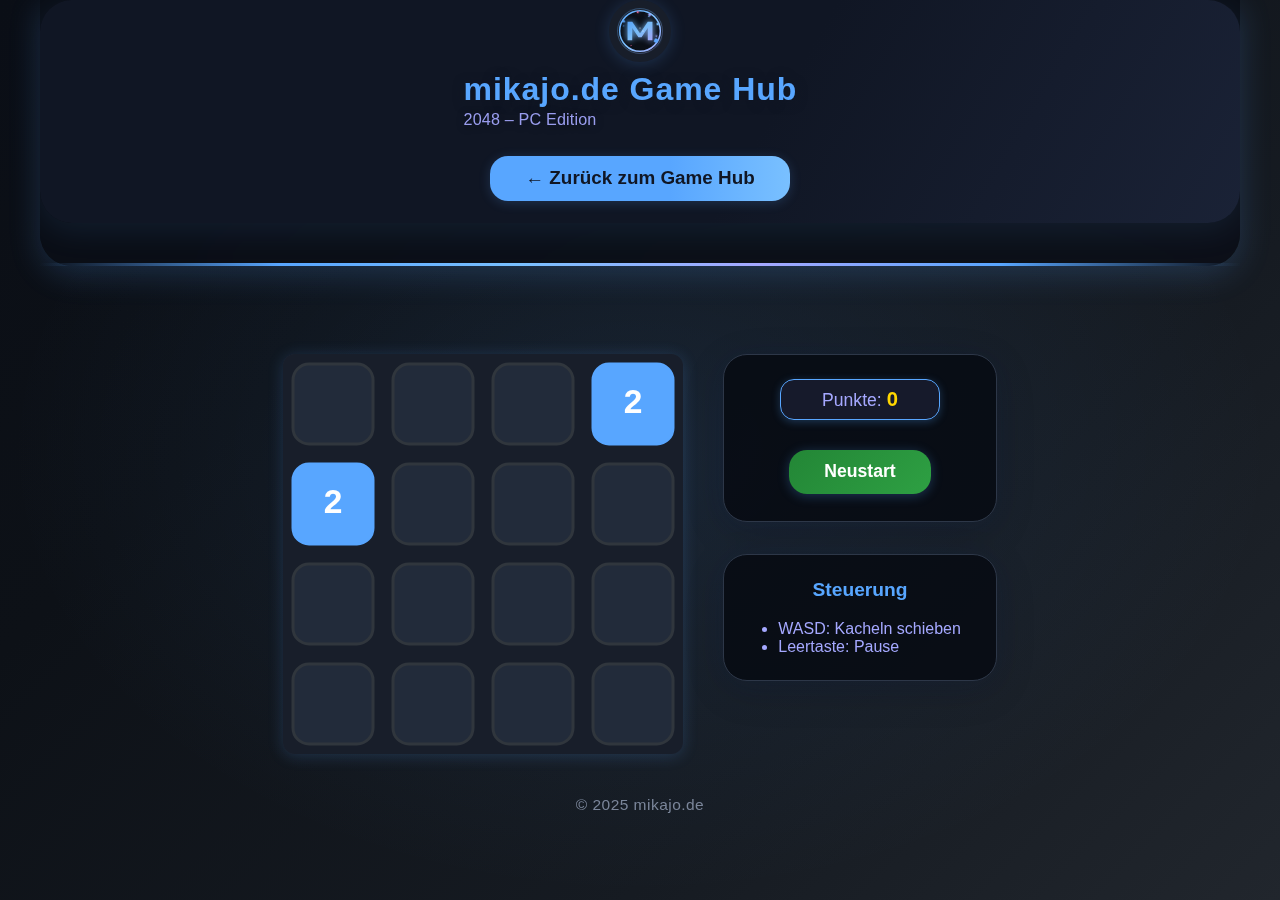
<file: games/2048/index.html>
<!DOCTYPE html>
<html lang="de">
<head>
    <meta charset="UTF-8">
    <meta name="viewport" content="width=600, initial-scale=1.0">
    <title>2048 – mikajo.de</title>
    <link rel="stylesheet" href="2048.css">
</head>
<body>
    <div id="background-animation"></div>
    <header>
        <div class="header-hub-box wide snake-banner-wide">
            <div class="header-content-smooth snake-header-center">
                <img src="../../logo.svg" alt="mikajo Logo" class="logo-smooth">
                <div class="header-title-group">
                    <h1 class="site-title">mikajo.de Game Hub</h1>
                    <p class="site-subtitle">2048 – PC Edition</p>
                </div>
                <a href="../../index.html" class="footer-nav-link snake-back-btn">← Zurück zum Game Hub</a>
            </div>
        </div>
    </header>
    <main class="container snake-flex-row">
        <div class="game-card" style="display: flex; flex-direction: row; align-items: flex-start; gap: 2.5rem; width: 100%; max-width: 900px; min-width: 0;">
            <div style="display: flex; flex-direction: column; align-items: center; justify-content: center; flex: 1;">
                <canvas id="game-canvas" width="400" height="400"></canvas>
            </div>
            <aside class="snake-sidebar" style="min-width: 260px; max-width: 320px; display: flex; flex-direction: column; gap: 1.5rem;">
                <div class="snake-info-box">
                    <div class="snake-score-box">Punkte: <span id="score">0</span></div>
                    <button id="start-btn">Neustart</button>
                </div>
                <div class="snake-controls-box">
                    <h2>Steuerung</h2>
                    <ul>
                        <li>WASD: Kacheln schieben</li>
                        <li>Leertaste: Pause</li>
                    </ul>
                </div>
            </aside>
        </div>
    </main>
    <div class="copyright-footer-box">
        <span class="copyright-bar">&copy; 2025 mikajo.de</span>
    </div>
    <script src="2048.js"></script>
</body>
</html>
</file>
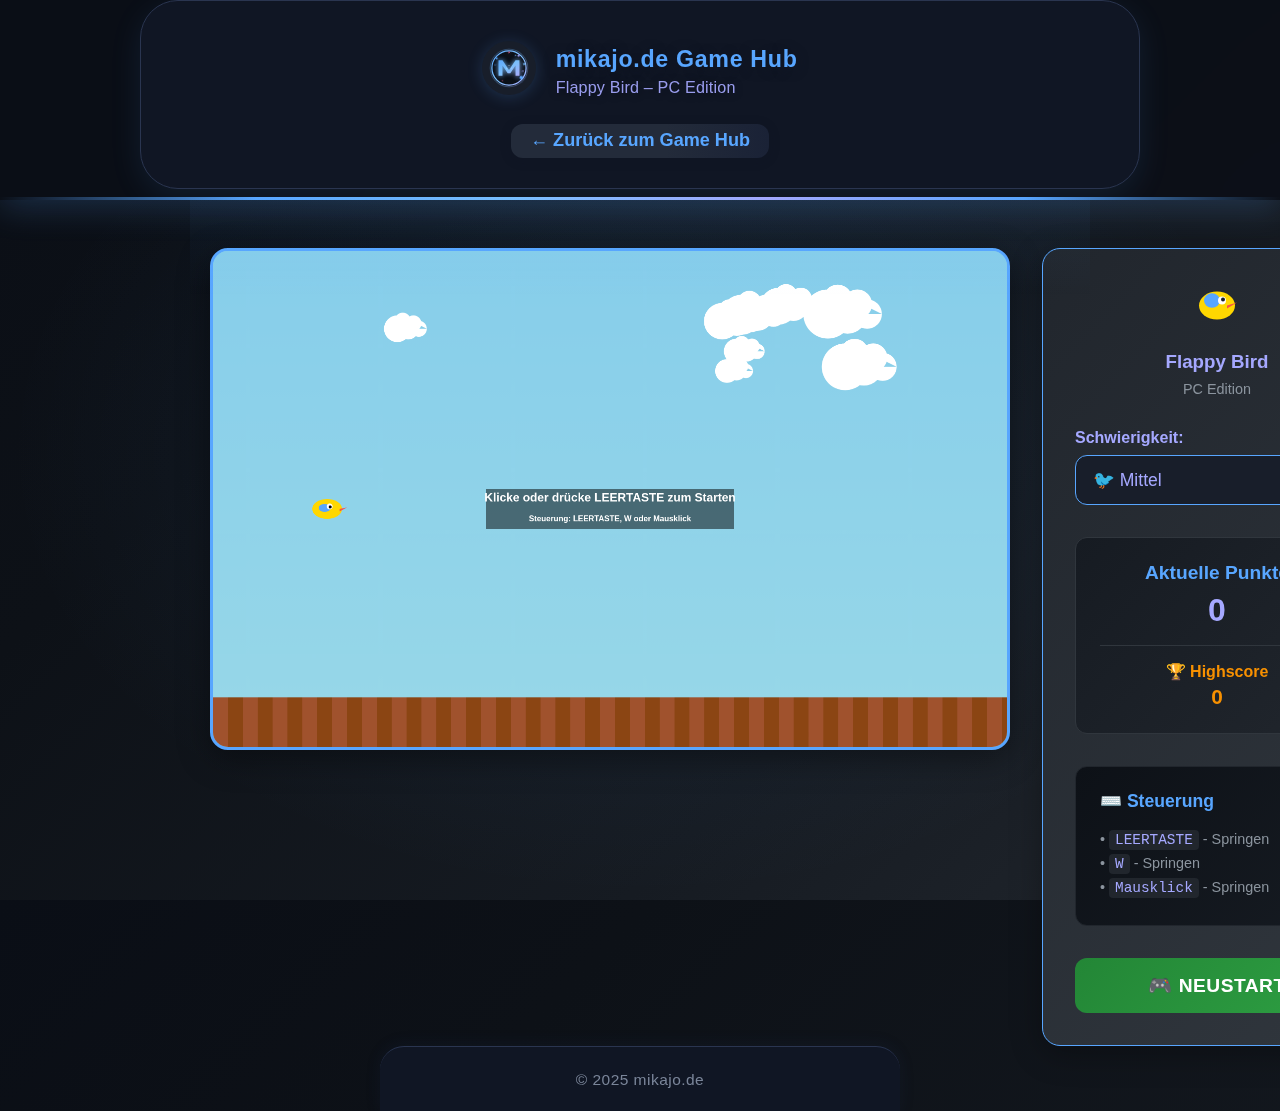
<file: games/flappy/index.html>
<!DOCTYPE html>
<html lang="de">
<head>
    <meta charset="UTF-8">
    <meta name="viewport" content="width=device-width, initial-scale=1.0">
    <title>Flappy Bird – mikajo.de</title>
    <link rel="stylesheet" href="flappy.css">
</head>
<body>
    <div id="background-animation"></div>
    <header>
        <div class="header-hub-box wide">
            <div class="header-content-smooth">
                <img src="../../logo.svg" alt="mikajo Logo" class="logo-smooth">
                <div class="header-title-group">
                    <h1 class="site-title">mikajo.de Game Hub</h1>
                    <p class="site-subtitle">Flappy Bird – PC Edition</p>
                </div>
            </div>
            <div class="page-switcher-bar">
                <a href="../../index.html" class="footer-nav-link">← Zurück zum Game Hub</a>
            </div>
        </div>
    </header>
    <main class="container">
        <!-- Spiel Layout: Canvas groß + Sidebar -->
        <div style="display:flex;gap:2rem;max-width:1600px;margin:0 auto;align-items:flex-start;">
            
            <!-- Hauptspiel-Bereich -->
            <div style="flex:1;min-width:800px;">
                <canvas id="game-canvas" width="1600" height="1000" style="background:#87ceeb;border-radius:18px;display:block;width:100%;height:auto;border:3px solid #58a6ff;box-shadow:0 8px 32px rgba(0,0,0,0.4);"></canvas>
            </div>
            
            <!-- Sidebar mit Infos und Controls -->
            <div style="flex:0 0 350px;background:linear-gradient(135deg, #21262d 0%, #30363d 100%);border:1.5px solid #58a6ff;border-radius:18px;padding:2rem;box-shadow:0 8px 32px rgba(0,0,0,0.3);">
                
                <!-- Header mit Icon -->
                <div style="text-align:center;margin-bottom:2rem;">
                    <div style="width:54px;height:54px;margin:auto;margin-bottom:1rem;">
                        <svg id="flappy-emoji" width="50" height="50" viewBox="0 0 50 50" fill="none" xmlns="http://www.w3.org/2000/svg" style="overflow:visible">
                            <g id="bird-body">
                                <ellipse cx="25" cy="25" rx="18" ry="14" fill="#ffd700">
                                    <animate attributeName="cy" values="25;22;25" dur="0.8s" repeatCount="indefinite"/>
                                </ellipse>
                                <ellipse cx="20" cy="20" rx="8" ry="6" fill="#58a6ff">
                                    <animate attributeName="ry" values="6;10;6" dur="0.4s" repeatCount="indefinite"/>
                                    <animate attributeName="cy" values="20;17;20" dur="0.8s" repeatCount="indefinite"/>
                                </ellipse>
                                <polygon points="35,25 45,22 35,28" fill="#f85149">
                                    <animate attributeName="points" values="35,25 45,22 35,28;35,22 45,19 35,25;35,25 45,22 35,28" dur="0.8s" repeatCount="indefinite"/>
                                </polygon>
                                <circle cx="30" cy="20" r="4" fill="#fff">
                                    <animate attributeName="cy" values="20;17;20" dur="0.8s" repeatCount="indefinite"/>
                                </circle>
                                <circle cx="31" cy="19" r="2" fill="#181e2a">
                                    <animate attributeName="cy" values="19;16;19" dur="0.8s" repeatCount="indefinite"/>
                                </circle>
                            </g>
                        </svg>
                    </div>
                    <h3 style="color:#a5a8ff;margin:0 0 0.5rem 0;">Flappy Bird</h3>
                    <p style="color:#8b949e;margin:0;font-size:0.9rem;">PC Edition</p>
                </div>
                
                <!-- Schwierigkeit -->
                <div style="margin-bottom:2rem;">
                    <label for="difficulty-select" style="font-weight:600;color:#a5a8ff;display:block;margin-bottom:0.5rem;">Schwierigkeit:</label>
                    <select id="difficulty-select" style="width:100%;font-size:1.1rem;padding:0.8rem;border-radius:12px;background:#181e2a;color:#a5a8ff;border:1.5px solid #58a6ff;">
                        <option value="easy">🐣 Einfach</option>
                        <option value="medium" selected>🐦 Mittel</option>
                        <option value="hard">🦅 Schwer</option>
                        <option value="extreme">💀 Extrem</option>
                    </select>
                </div>
                
                <!-- Score -->
                <div style="background:linear-gradient(135deg, #161b22 0%, #21262d 100%);border:1.5px solid #30363d;border-radius:12px;padding:1.5rem;margin-bottom:2rem;text-align:center;">
                    <div style="color:#58a6ff;font-size:1.2rem;font-weight:600;margin-bottom:0.5rem;">Aktuelle Punkte</div>
                    <div id="score" style="color:#a5a8ff;font-size:2rem;font-weight:bold;">0</div>
                    <hr style="border:none;border-top:1px solid #30363d;margin:1rem 0;">
                    <div style="color:#f79000;font-size:1rem;font-weight:600;margin-bottom:0.3rem;">🏆 Highscore</div>
                    <div id="highscore" style="color:#f79000;font-size:1.3rem;font-weight:bold;">0</div>
                </div>
                
                <!-- Steuerung -->
                <div style="background:linear-gradient(135deg, #0d1117 0%, #161b22 100%);border:1.5px solid #21262d;border-radius:12px;padding:1.5rem;margin-bottom:2rem;">
                    <h4 style="color:#58a6ff;margin:0 0 1rem 0;font-size:1.1rem;">⌨️ Steuerung</h4>
                    <div style="color:#8b949e;font-size:0.9rem;line-height:1.6;">
                        <div>• <kbd style="background:#21262d;padding:2px 6px;border-radius:4px;color:#a5a8ff;">LEERTASTE</kbd> - Springen</div>
                        <div>• <kbd style="background:#21262d;padding:2px 6px;border-radius:4px;color:#a5a8ff;">W</kbd> - Springen</div>
                        <div>• <kbd style="background:#21262d;padding:2px 6px;border-radius:4px;color:#a5a8ff;">Mausklick</kbd> - Springen</div>
                    </div>
                </div>
                
                <!-- Buttons -->
                <div style="display:flex;flex-direction:column;gap:1rem;">
                    <button id="start-btn" class="play-btn available" style="width:100%;padding:1rem;font-size:1.2rem;font-weight:700;border-radius:12px;background:linear-gradient(135deg, #238636 0%, #2ea043 100%);color:#fff;border:none;cursor:pointer;transition:all 0.3s;">
                        🎮 Neustart
                    </button>
                </div>
                
            </div>
        </div>
    </main>
    <div class="copyright-footer-box">
        <span class="copyright-bar">&copy; 2025 mikajo.de</span>
    </div>
    <script src="flappy.js"></script>
</body>
</html>
</file>
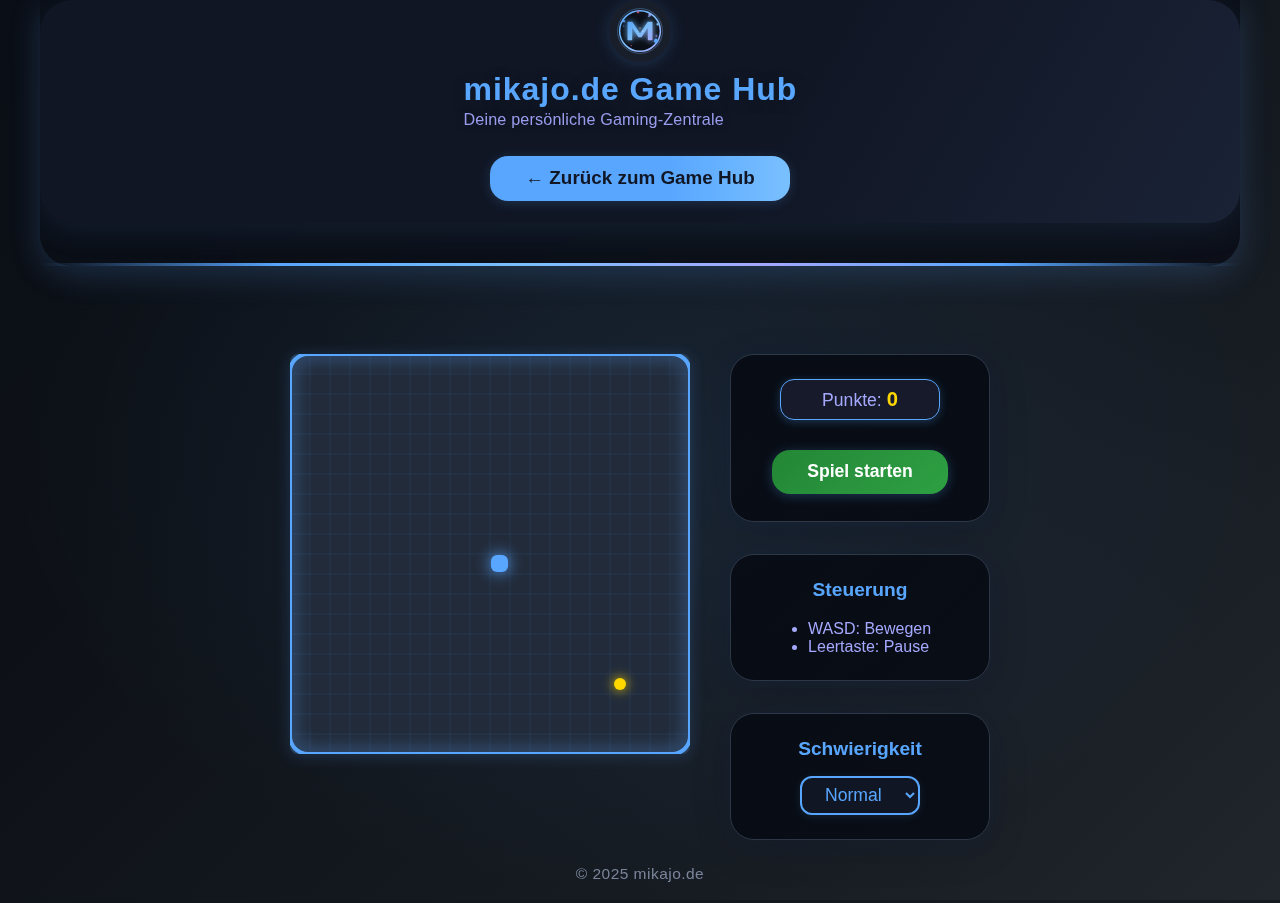
<file: games/snake/index.html>
<!DOCTYPE html>
<html lang="de">
<head>
    <meta charset="UTF-8">
    <meta name="viewport" content="width=600, initial-scale=1.0">
    <title>Snake – mikajo.de</title>
    <link rel="stylesheet" href="snake.css">
</head>
<body>
    <div id="background-animation"></div>
    <header>
        <div class="header-hub-box wide snake-banner-wide">
            <div class="header-content-smooth snake-header-center">
                <img src="../../logo.svg" alt="mikajo Logo" class="logo-smooth">
                <div class="header-title-group">
                    <h1 class="site-title">mikajo.de Game Hub</h1>
                    <p class="site-subtitle">Deine persönliche Gaming-Zentrale</p>
                </div>
                <a href="../../index.html" class="footer-nav-link snake-back-btn">← Zurück zum Game Hub</a>
            </div>
        </div>
    </header>
    <main class="container snake-flex-row">
        <div class="game-card" style="display: flex; flex-direction: row; align-items: flex-start; gap: 2.5rem; width: 100%; max-width: 900px; min-width: 0;">
            <div style="display: flex; flex-direction: column; align-items: center; justify-content: center; flex: 1;">
                <canvas id="snake-canvas" width="400" height="400"></canvas>
            </div>
            <aside class="snake-sidebar" style="min-width: 260px; max-width: 320px; display: flex; flex-direction: column; gap: 1.5rem;">
                <div class="snake-info-box">
                    <div class="snake-score-box">Punkte: <span id="score">0</span></div>
                    <button id="start-btn">Spiel starten</button>
                </div>
                <div class="snake-controls-box">
                    <h2>Steuerung</h2>
                    <ul>
                        <li>WASD: Bewegen</li>
                        <li>Leertaste: Pause</li>
                    </ul>
                </div>
                <div class="snake-settings-box">
                    <h2>Schwierigkeit</h2>
                    <select id="difficulty-select">
                        <option value="120">Normal</option>
                        <option value="80">Schnell</option>
                        <option value="50">Extrem</option>
                    </select>
                </div>
            </aside>
        </div>
    </main>
    <div class="copyright-footer-box">
        <span class="copyright-bar">&copy; 2025 mikajo.de</span>
    </div>
    <script src="snake.js"></script>
</body>
</html>
</file>
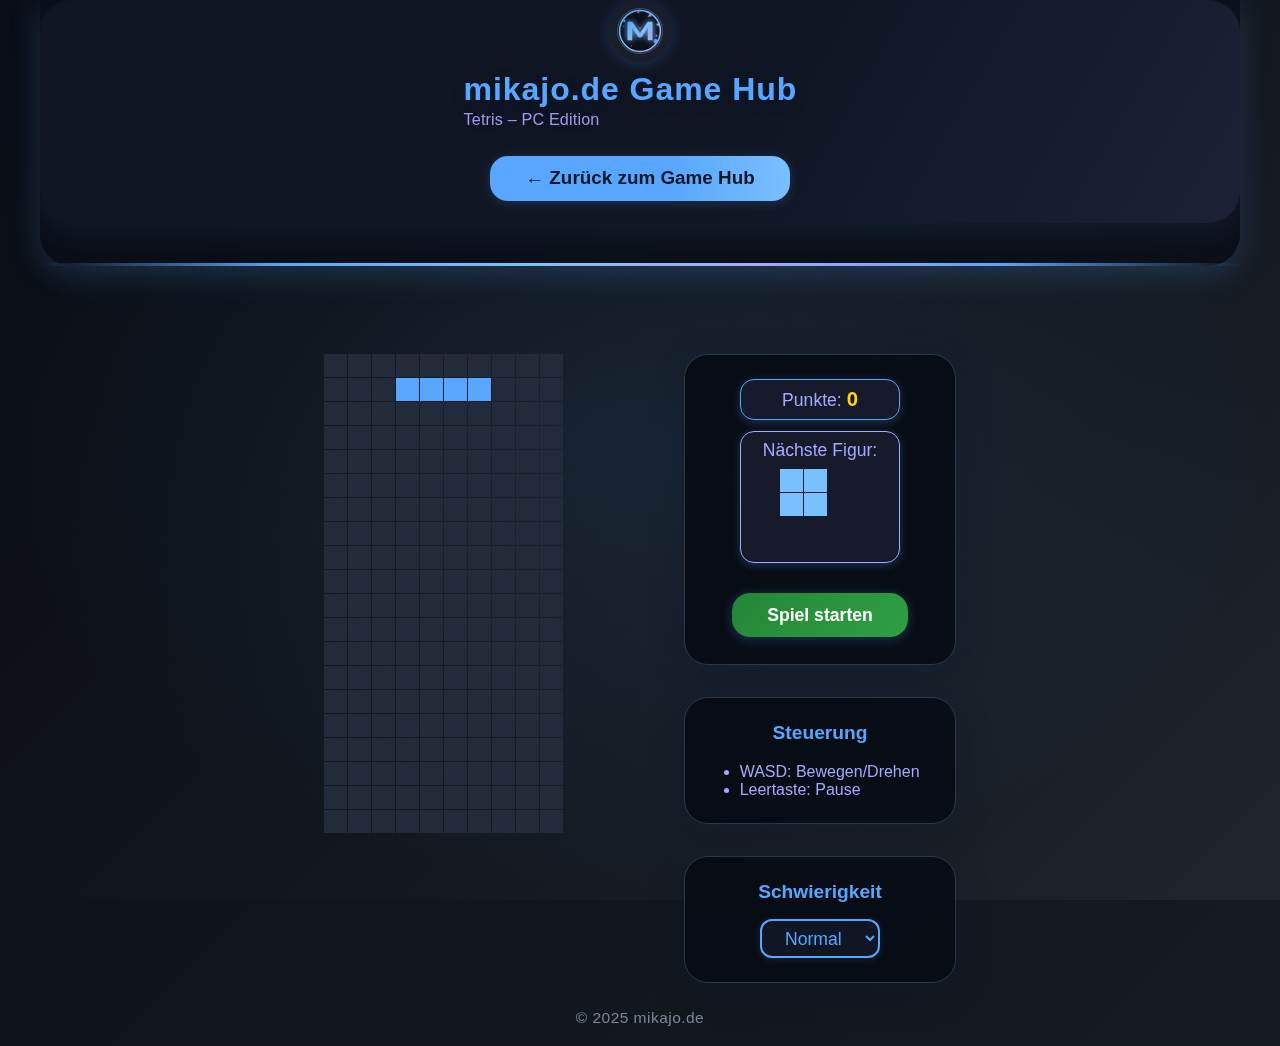
<file: games/tetris/index.html>
<!DOCTYPE html>
<html lang="de">
<head>
    <meta charset="UTF-8">
    <meta name="viewport" content="width=600, initial-scale=1.0">
    <title>Tetris – mikajo.de</title>
    <link rel="stylesheet" href="tetris.css">
</head>
<body>
    <div id="background-animation"></div>
    <header>
        <div class="header-hub-box wide snake-banner-wide">
            <div class="header-content-smooth snake-header-center">
                <img src="../../logo.svg" alt="mikajo Logo" class="logo-smooth">
                <div class="header-title-group">
                    <h1 class="site-title">mikajo.de Game Hub</h1>
                    <p class="site-subtitle">Tetris – PC Edition</p>
                </div>
                <a href="../../index.html" class="footer-nav-link snake-back-btn">← Zurück zum Game Hub</a>
            </div>
        </div>
    </header>
    <main class="container snake-flex-row">
        <div class="game-card" style="display: flex; flex-direction: row; align-items: flex-start; gap: 2.5rem; width: 100%; max-width: 900px; min-width: 0;">
            <div style="display: flex; flex-direction: column; align-items: center; justify-content: center; flex: 1;">
                <canvas id="tetris-canvas" width="320" height="480"></canvas>
            </div>
            <aside class="snake-sidebar" style="min-width: 260px; max-width: 320px; display: flex; flex-direction: column; gap: 1.5rem;">
                <div class="snake-info-box">
                    <div class="snake-score-box">Punkte: <span id="score">0</span></div>
                    <div class="snake-score-box" style="background:rgba(22,27,44,0.98);border:1.5px solid #a5a8ff;">Nächste Figur:<br><canvas id="next-canvas" width="80" height="80" style="margin-top:0.5rem;"></canvas></div>
                    <button id="start-btn">Spiel starten</button>
                </div>
                <div class="snake-controls-box">
                    <h2>Steuerung</h2>
                    <ul>
                        <li>WASD: Bewegen/Drehen</li>
                        <li>Leertaste: Pause</li>
                    </ul>
                </div>
                <div class="snake-settings-box">
                    <h2>Schwierigkeit</h2>
                    <select id="difficulty-select">
                        <option value="500">Normal</option>
                        <option value="300">Schnell</option>
                        <option value="150">Extrem</option>
                    </select>
                </div>
            </aside>
        </div>
    </main>
    <div class="copyright-footer-box">
        <span class="copyright-bar">&copy; 2025 mikajo.de</span>
    </div>
    <script src="tetris.js"></script>
</body>
</html>
</file>
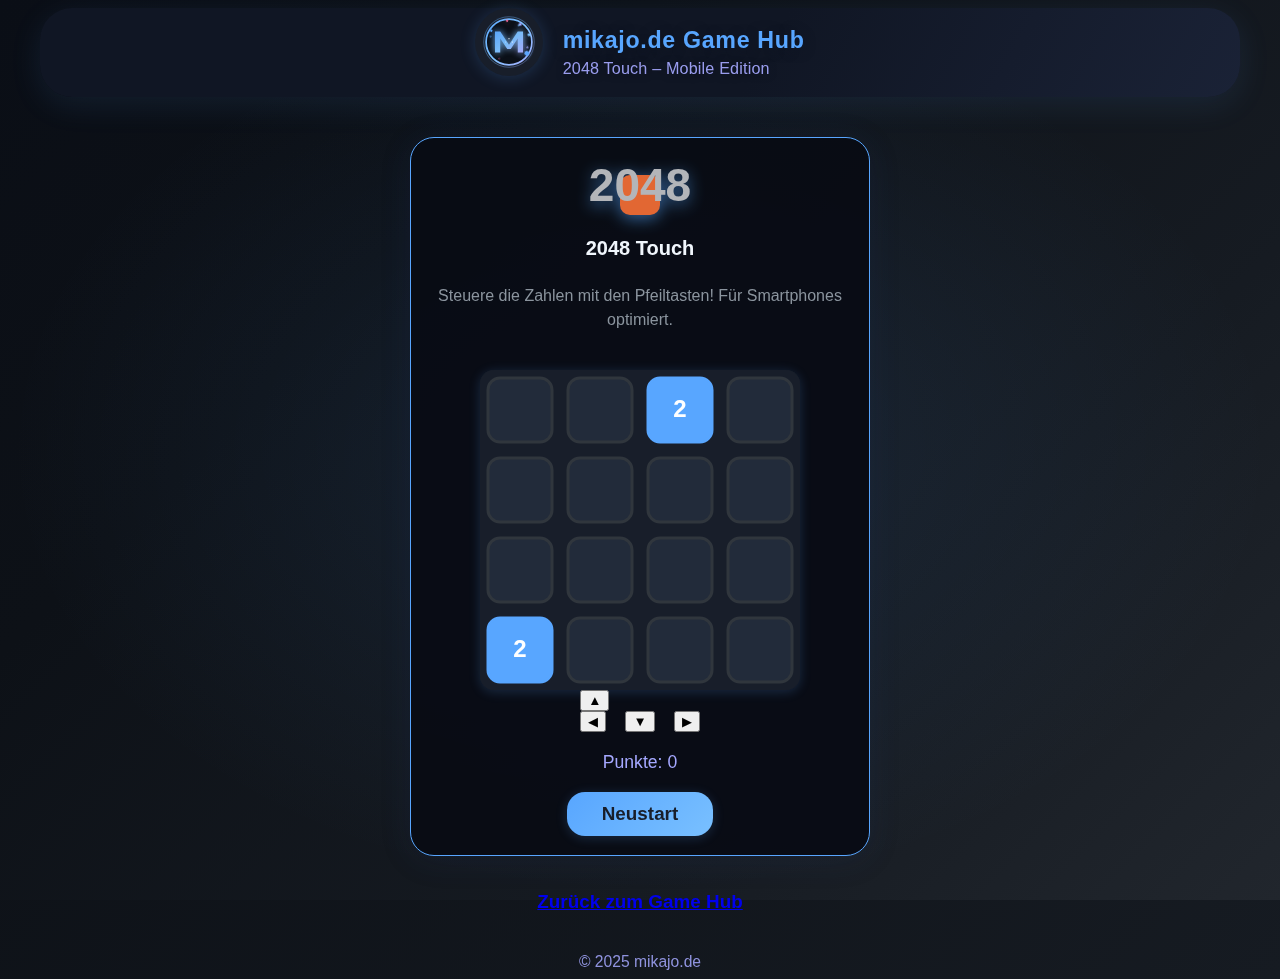
<file: hgames/h2048/index.html>
<!DOCTYPE html>
<html lang="de">
<head>
    <meta charset="UTF-8">
    <meta name="viewport" content="width=device-width, initial-scale=1.0">
    <title>2048 Touch – mikajo.de</title>
    <link rel="stylesheet" href="h2048.css">
</head>
<body>
    <div id="background-animation"></div>
    <header>
        <div class="header-hub-box wide">
            <div class="header-content-smooth">
                <img src="../../logo.svg" alt="mikajo Logo" class="logo-smooth">
                <div class="header-title-group">
                    <h1 class="site-title">mikajo.de Game Hub</h1>
                    <p class="site-subtitle">2048 Touch – Mobile Edition</p>
                </div>
            </div>
        </div>
    </header>
    <main class="container">
        <div class="game-card" data-status="available" style="max-width:420px;margin:auto;">
            <div class="card-icon" style="width:44px;height:44px;margin:auto;">
                <!-- Animiertes 2048-Emoji als SVG, kompakt -->
                <svg id="emoji-2048" width="44" height="44" viewBox="0 0 44 44" fill="none" xmlns="http://www.w3.org/2000/svg" style="overflow:visible">
                    <rect x="2" y="2" width="40" height="40" rx="10" fill="#ffd700">
                        <animate attributeName="fill" values="#ffd700;#f85149;#ffd700" dur="1.2s" repeatCount="indefinite"/>
                    </rect>
                    <text x="22" y="28" text-anchor="middle" font-size="1.15em" font-family="Segoe UI,Arial" fill="#181e2a" font-weight="bold">2048
                        <animate attributeName="fill" values="#181e2a;#fff;#181e2a" dur="1.2s" repeatCount="indefinite"/>
                    </text>
                </svg>
            </div>
            <h3>2048 Touch</h3>
            <p>Steuere die Zahlen mit den Pfeiltasten! Für Smartphones optimiert.</p>
            <canvas id="game-canvas" width="320" height="320" style="background:#181e2a;border-radius:14px;display:block;margin:1.2rem auto 0 auto;"></canvas>
            <div id="touch-controls">
                <button class="touch-btn" id="btn-up">▲</button>
                <div style="display:flex;justify-content:center;gap:1.2rem;">
                    <button class="touch-btn" id="btn-left">◀</button>
                    <button class="touch-btn" id="btn-down">▼</button>
                    <button class="touch-btn" id="btn-right">▶</button>
                </div>
            </div>
            <div class="scorebar">Punkte: <span id="score">0</span></div>
            <button id="start-btn" class="play-btn available" style="margin-top:1.2rem;">Neustart</button>
        </div>
        <div class="back-link">
            <a href="../../hindex.html" class="play-btn" style="display:block;text-align:center;margin:2.2rem auto 0 auto;max-width:340px;font-size:1.18rem;font-weight:700;border-radius:18px;">Zurück zum Game Hub</a>
        </div>
    </main>
    <div class="copyright-footer-box">
        <span class="copyright-bar">&copy; 2025 mikajo.de</span>
    </div>
    <script src="h2048.js"></script>
</body>
</html>
</file>
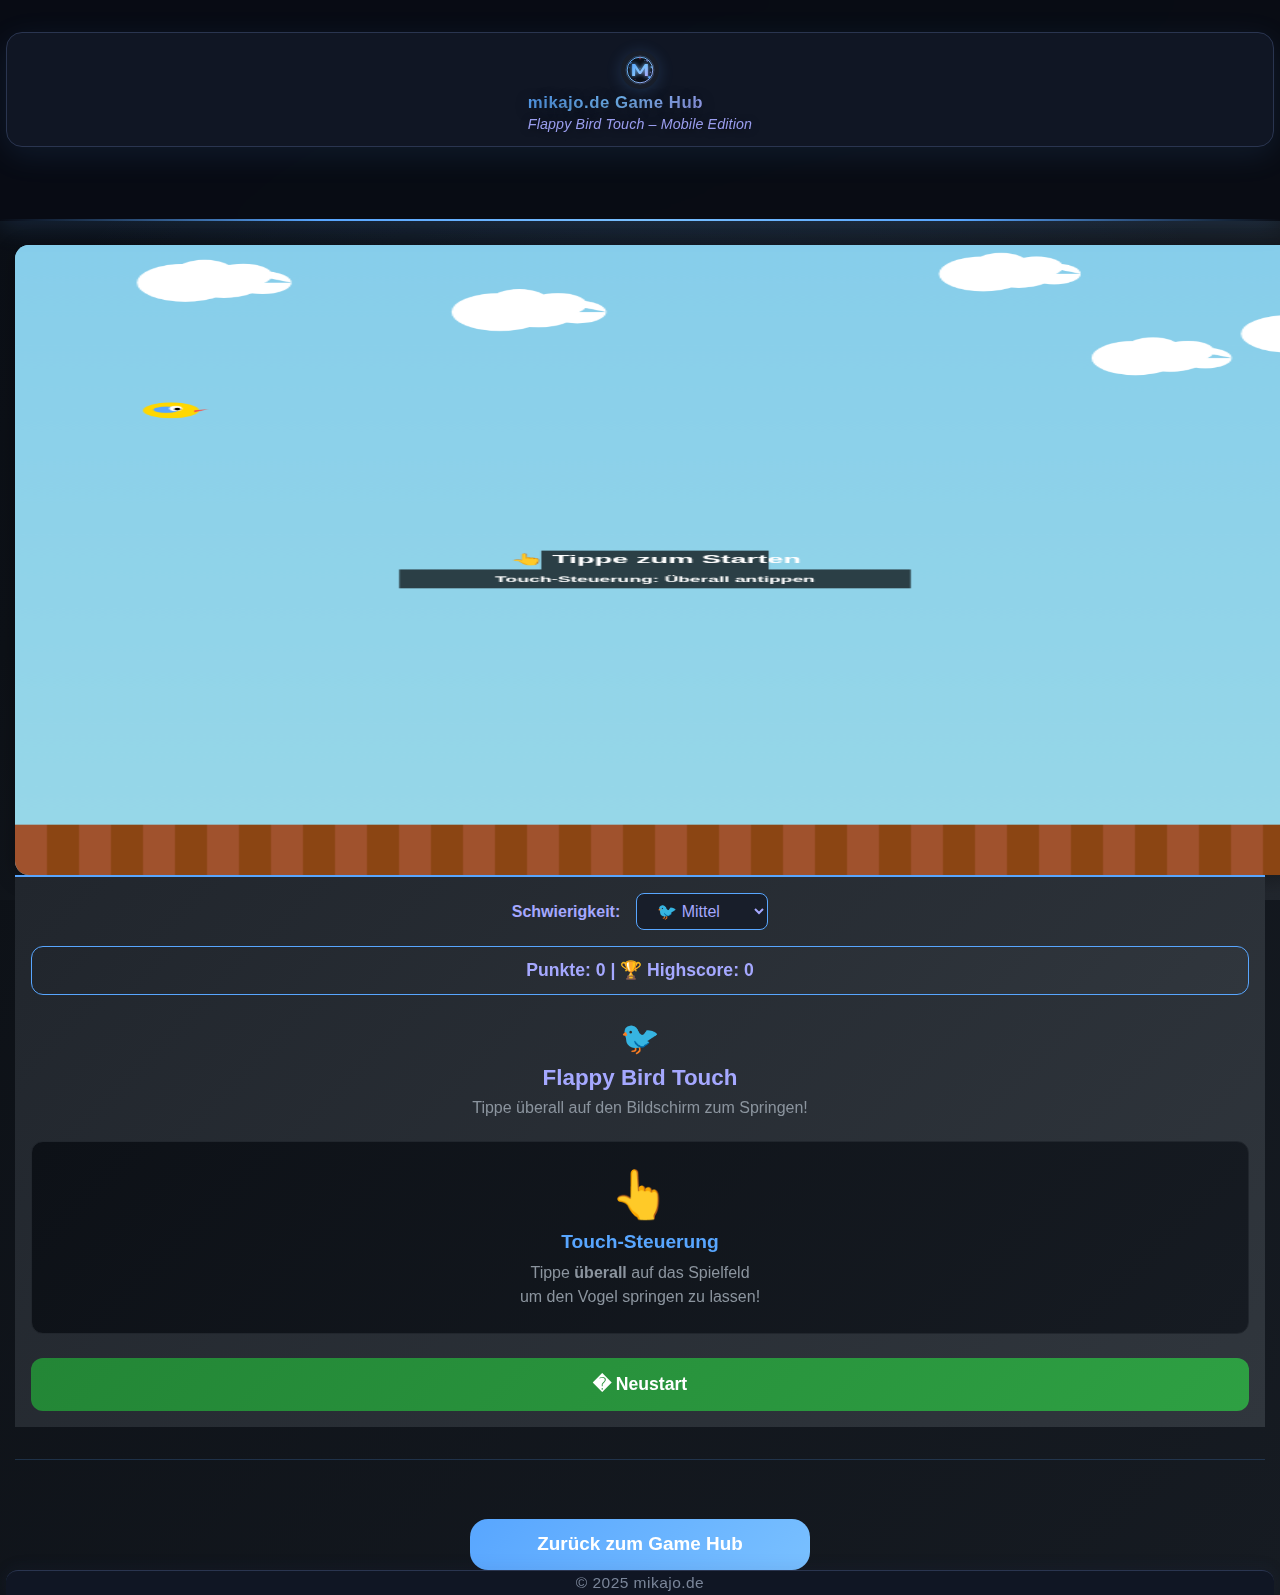
<file: hgames/hflappy/index.html>
<!DOCTYPE html>
<html lang="de">
<head>
    <meta charset="UTF-8">
    <meta name="viewport" content="width=device-width, initial-scale=1.0">
    <title>Flappy Bird Touch – mikajo.de</title>
    <link rel="stylesheet" href="hflappy.css">
</head>
<body>
    <div id="background-animation"></div>
    <header>
        <div class="header-hub-box wide">
            <div class="header-content-smooth">
                <img src="../../logo.svg" alt="mikajo Logo" class="logo-smooth">
                <div class="header-title-group">
                    <h1 class="site-title">mikajo.de Game Hub</h1>
                    <p class="site-subtitle">Flappy Bird Touch – Mobile Edition</p>
                </div>
            </div>
        </div>
    </header>
    <main class="container">
        
        <!-- Fullscreen Mobile Canvas -->
        <div class="mobile-game-container" style="width:100%;max-width:none;margin:0;padding:0;">
            <canvas id="game-canvas" width="800" height="1000" style="background:#87ceeb;display:block;width:100vw;height:70vh;min-height:500px;border:none;touch-action:none;"></canvas>
        </div>
        
        <!-- Controls unter dem Canvas -->
        <div class="mobile-controls" style="padding:1rem;background:linear-gradient(135deg, #21262d 0%, #30363d 100%);border-top:2px solid #58a6ff;">
            
            <!-- Schwierigkeit -->
            <div style="display:flex;justify-content:center;align-items:center;gap:1rem;margin-bottom:1rem;">
                <label for="difficulty-select" style="font-weight:600;color:#a5a8ff;font-size:1rem;">Schwierigkeit:</label>
                <select id="difficulty-select" style="font-size:1rem;padding:0.5rem 1rem;border-radius:8px;background:#181e2a;color:#a5a8ff;border:1.5px solid #58a6ff;min-width:120px;">
                    <option value="easy">🐣 Einfach</option>
                    <option value="medium" selected>🐦 Mittel</option>
                    <option value="hard">🦅 Schwer</option>
                    <option value="extreme">💀 Extrem</option>
                </select>
            </div>
            
            <!-- Score Display -->
            <div class="scorebar" style="margin-bottom:1.5rem;font-size:1.1rem;">
                Punkte: <span id="score">0</span> | 🏆 Highscore: <span id="highscore">0</span>
            </div>
            
            <!-- Game Info -->
            <div style="text-align:center;margin-bottom:1.5rem;">
                <div style="font-size:2rem;margin-bottom:0.5rem;">🐦</div>
                <h3 style="color:#a5a8ff;margin:0 0 0.5rem 0;font-size:1.4rem;">Flappy Bird Touch</h3>
                <p style="color:#8b949e;margin:0;font-size:1rem;">Tippe überall auf den Bildschirm zum Springen!</p>
            </div>
            
            <!-- Touch Instructions -->
            <div style="background:linear-gradient(135deg, #0d1117 0%, #161b22 100%);border:1.5px solid #21262d;border-radius:12px;padding:1.5rem;margin-bottom:1.5rem;text-align:center;">
                <div style="font-size:3rem;margin-bottom:0.5rem;">👆</div>
                <div style="color:#58a6ff;font-size:1.2rem;font-weight:600;margin-bottom:0.5rem;">Touch-Steuerung</div>
                <div style="color:#8b949e;font-size:1rem;line-height:1.5;">
                    Tippe <strong>überall</strong> auf das Spielfeld<br>
                    um den Vogel springen zu lassen!
                </div>
            </div>
            
            <!-- Buttons -->
            <div style="display:flex;gap:1rem;">
                <button id="start-btn" class="play-btn available" style="flex:1;font-size:1.1rem;font-weight:700;border-radius:12px;padding:1rem;background:linear-gradient(135deg, #238636 0%, #2ea043 100%);color:#fff;border:none;">� Neustart</button>
            </div>
        </div>
        
        <div class="back-link">
            <a href="../../hindex.html" class="play-btn" style="display:block;text-align:center;margin:2.2rem auto 0 auto;max-width:340px;font-size:1.18rem;font-weight:700;border-radius:18px;">Zurück zum Game Hub</a>
        </div>
    </main>
    <div class="copyright-footer-box">
        <span class="copyright-bar">&copy; 2025 mikajo.de</span>
    </div>
    <script src="hflappy.js"></script>
</body>
</html>
</file>
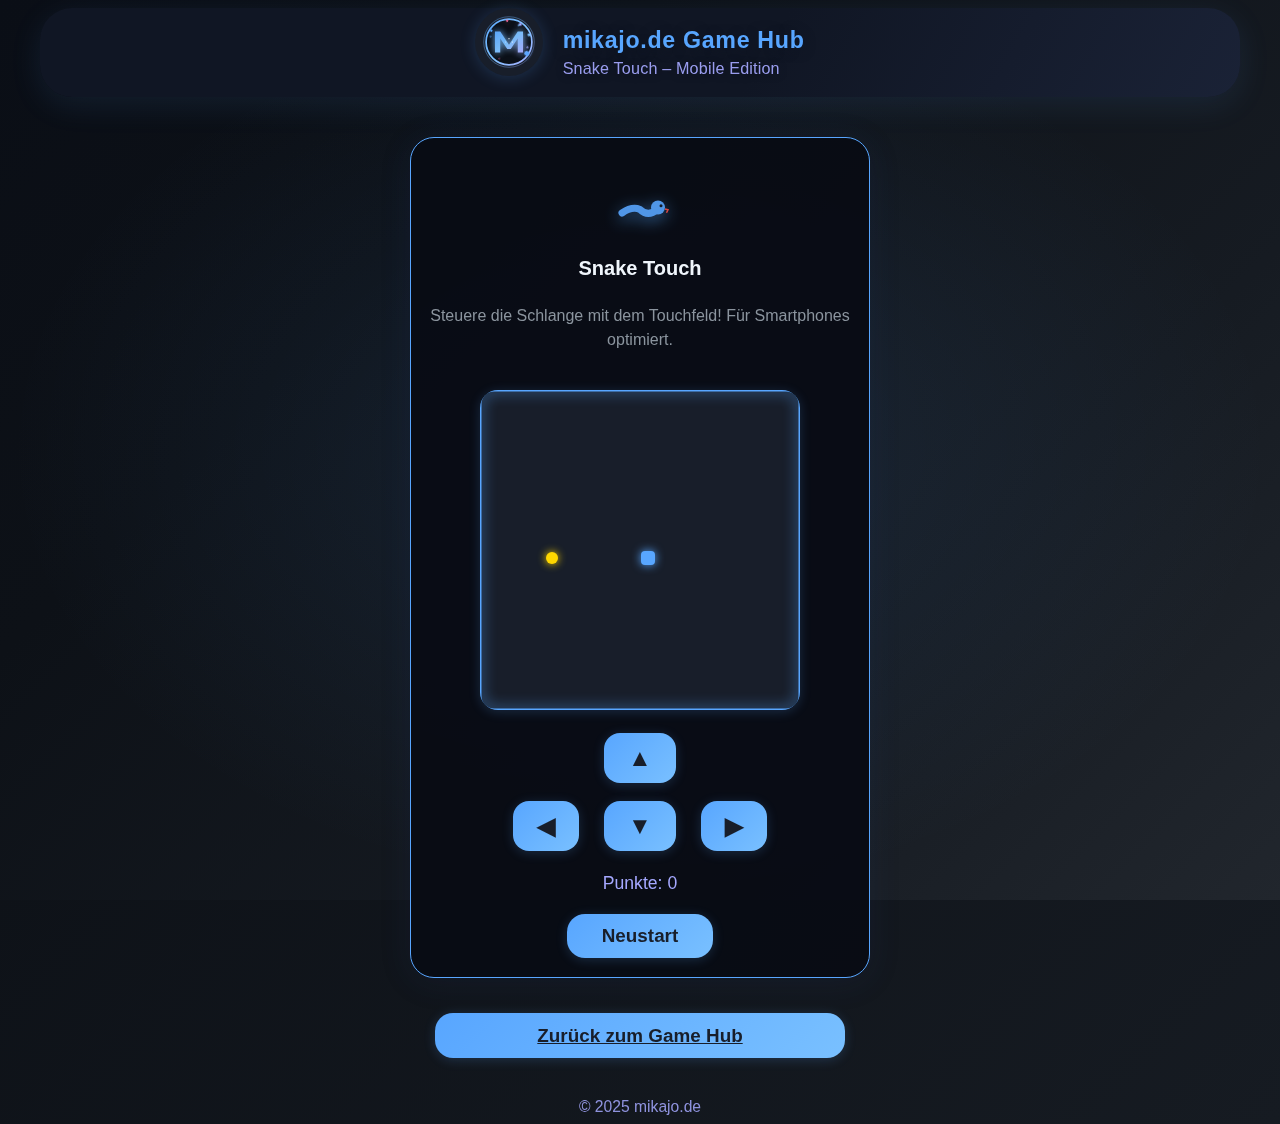
<file: hgames/hsnake/index.html>
<!DOCTYPE html>
<html lang="de">
<head>
    <meta charset="UTF-8">
    <meta name="viewport" content="width=device-width, initial-scale=1.0">
    <title>Snake Touch – mikajo.de</title>
    <link rel="stylesheet" href="hsnake.css">
</head>
<body>
    <div id="background-animation"></div>
    <header>
        <div class="header-hub-box wide">
            <div class="header-content-smooth">
                <img src="../../logo.svg" alt="mikajo Logo" class="logo-smooth">
                <div class="header-title-group">
                    <h1 class="site-title">mikajo.de Game Hub</h1>
                    <p class="site-subtitle">Snake Touch – Mobile Edition</p>
                </div>
            </div>
        </div>
    </header>
    <main class="container">
        <div class="game-card" data-status="available" style="max-width:420px;margin:auto;">
            <div class="card-icon" style="width:64px;height:64px;margin:auto;">
                <!-- Animiertes Snake-Emoji als SVG -->
                <svg id="snake-emoji" width="56" height="56" viewBox="0 0 56 56" fill="none" xmlns="http://www.w3.org/2000/svg" style="overflow:visible">
                    <g>
                        <path id="snake-body" d="M10,40 Q20,30 28,38 Q36,46 46,36" stroke="#58a6ff" stroke-width="7" fill="none" stroke-linecap="round">
                            <animate attributeName="d" dur="1.2s" repeatCount="indefinite"
                                values="M10,40 Q20,30 28,38 Q36,46 46,36;M10,40 Q20,34 28,36 Q36,44 46,36;M10,40 Q20,30 28,38 Q36,46 46,36"/>
                        </path>
                        <ellipse id="snake-head" cx="46" cy="36" rx="7" ry="7" fill="#58a6ff">
                            <animate attributeName="cy" values="36;34;36" dur="1.2s" repeatCount="indefinite"/>
                        </ellipse>
                        <circle cx="49" cy="34" r="1.5" fill="#181e2a">
                            <animate attributeName="cy" values="34;32.5;34" dur="1.2s" repeatCount="indefinite"/>
                        </circle>
                        <polyline points="53,36 56,36 54.5,39" fill="none" stroke="#f85149" stroke-width="1.5">
                            <animate attributeName="points" values="53,36 56,36 54.5,39;53,36 56,37 54.5,40;53,36 56,36 54.5,39" dur="1.2s" repeatCount="indefinite"/>
                        </polyline>
                    </g>
                </svg>
            </div>
            <h3>Snake Touch</h3>
            <p>Steuere die Schlange mit dem Touchfeld! Für Smartphones optimiert.</p>
            <canvas id="snake-canvas" width="320" height="320" style="background:#181e2a;border-radius:18px;display:block;margin:1.2rem auto 0 auto;"></canvas>
            <div id="touch-controls">
                <button class="touch-btn" id="btn-up">▲</button>
                <div style="display:flex;justify-content:center;gap:1.2rem;">
                    <button class="touch-btn" id="btn-left">◀</button>
                    <button class="touch-btn" id="btn-down">▼</button>
                    <button class="touch-btn" id="btn-right">▶</button>
                </div>
            </div>
            <div class="scorebar">Punkte: <span id="score">0</span></div>
            <button id="start-btn" class="play-btn available" style="margin-top:1.2rem;">Neustart</button>
        </div>
        <a href="../../hindex.html" class="play-btn available" style="display:block;text-align:center;margin:2.2rem auto 0 auto;max-width:340px;font-size:1.18rem;font-weight:700;border-radius:18px;">Zurück zum Game Hub</a>
    </main>
    <div class="copyright-footer-box">
        <span class="copyright-bar">&copy; 2025 mikajo.de</span>
    </div>
    <script src="hsnake.js"></script>
</body>
</html>
</file>
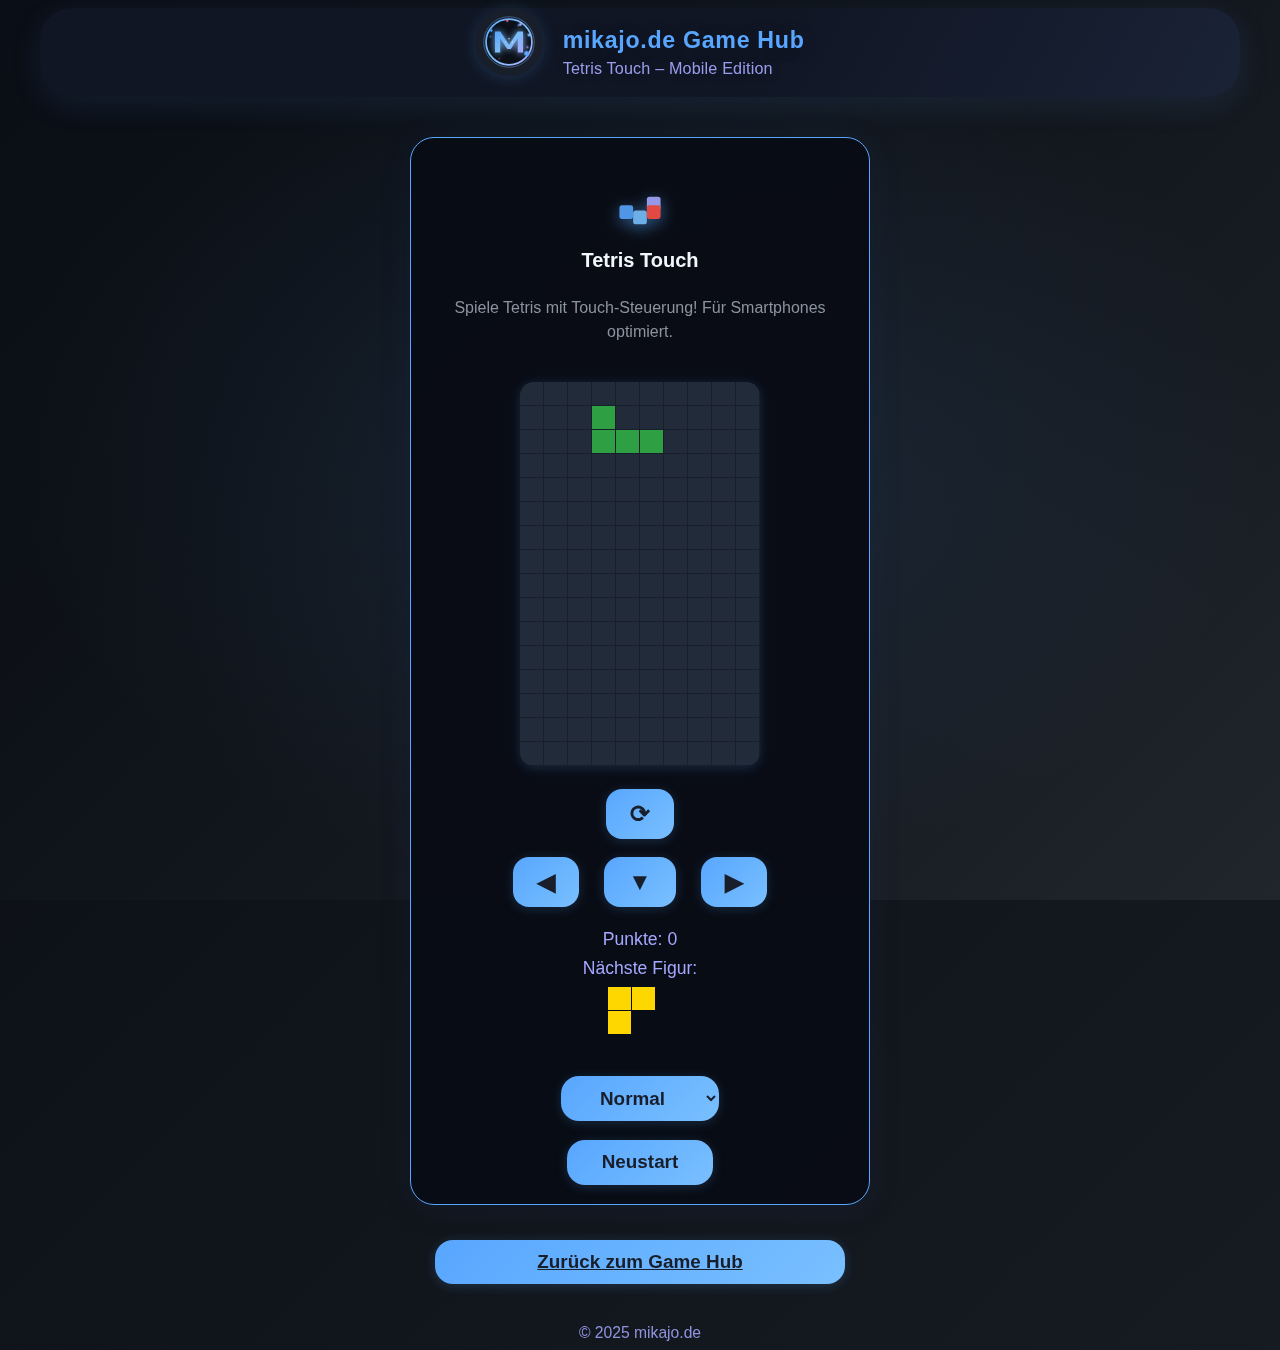
<file: hgames/htetris/index.html>
<!DOCTYPE html>
<html lang="de">
<head>
    <meta charset="UTF-8">
    <meta name="viewport" content="width=device-width, initial-scale=1.0">
    <title>Tetris Touch – mikajo.de</title>
    <link rel="stylesheet" href="htetris.css">
</head>
<body>
    <div id="background-animation"></div>
    <header>
        <div class="header-hub-box wide">
            <div class="header-content-smooth">
                <img src="../../logo.svg" alt="mikajo Logo" class="logo-smooth">
                <div class="header-title-group">
                    <h1 class="site-title">mikajo.de Game Hub</h1>
                    <p class="site-subtitle">Tetris Touch – Mobile Edition</p>
                </div>
            </div>
        </div>
    </header>
    <main class="container">
        <div class="game-card" data-status="available" style="max-width:420px;margin:auto;">
            <div class="card-icon" style="width:56px;height:56px;margin:auto;">
                <!-- Animiertes Tetris-Emoji als SVG -->
                <svg id="tetris-emoji" width="48" height="48" viewBox="0 0 56 56" fill="none" xmlns="http://www.w3.org/2000/svg" style="overflow:visible">
                    <g>
                        <rect x="4" y="36" width="16" height="16" rx="3" fill="#58a6ff">
                            <animate attributeName="y" values="36;32;36" dur="1.2s" repeatCount="indefinite"/>
                        </rect>
                        <rect x="20" y="36" width="16" height="16" rx="3" fill="#79c0ff">
                            <animate attributeName="y" values="36;40;36" dur="1.2s" repeatCount="indefinite"/>
                        </rect>
                        <rect x="36" y="20" width="16" height="16" rx="3" fill="#a5a8ff">
                            <animate attributeName="y" values="20;24;20" dur="1.2s" repeatCount="indefinite"/>
                        </rect>
                        <rect x="36" y="36" width="16" height="16" rx="3" fill="#f85149">
                            <animate attributeName="y" values="36;32;36" dur="1.2s" repeatCount="indefinite"/>
                        </rect>
                    </g>
                </svg>
            </div>
            <h3>Tetris Touch</h3>
            <p>Spiele Tetris mit Touch-Steuerung! Für Smartphones optimiert.</p>
            <canvas id="tetris-canvas" width="240" height="384" style="background:#181e2a;border-radius:14px;display:block;margin:1.2rem auto 0 auto;"></canvas>
            <div id="touch-controls" style="margin:1.2rem auto 0 auto;display:flex;flex-direction:column;align-items:center;gap:0.7rem;">
                <button class="touch-btn" id="btn-rotate">⟳</button>
                <div style="display:flex;justify-content:center;gap:1.2rem;">
                    <button class="touch-btn" id="btn-left">◀</button>
                    <button class="touch-btn" id="btn-down">▼</button>
                    <button class="touch-btn" id="btn-right">▶</button>
                </div>
            </div>
            <div class="scorebar">Punkte: <span id="score">0</span></div>
            <div class="scorebar" style="margin-top:0.5rem;">Nächste Figur:<br><canvas id="next-canvas" width="64" height="64" style="margin-top:0.5rem;"></canvas></div>
            <select id="difficulty-select" class="play-btn available" style="margin-top:1.2rem;">
                <option value="500">Normal</option>
                <option value="300">Schnell</option>
                <option value="150">Extrem</option>
            </select>
            <button id="start-btn" class="play-btn available" style="margin-top:1.2rem;">Neustart</button>
        </div>
        <a href="../../hindex.html" class="play-btn available" style="display:block;text-align:center;margin:2.2rem auto 0 auto;max-width:340px;font-size:1.18rem;font-weight:700;border-radius:18px;">Zurück zum Game Hub</a>
    </main>
    <div class="copyright-footer-box">
        <span class="copyright-bar">&copy; 2025 mikajo.de</span>
    </div>
    <script src="htetris.js"></script>
</body>
</html>
</file>
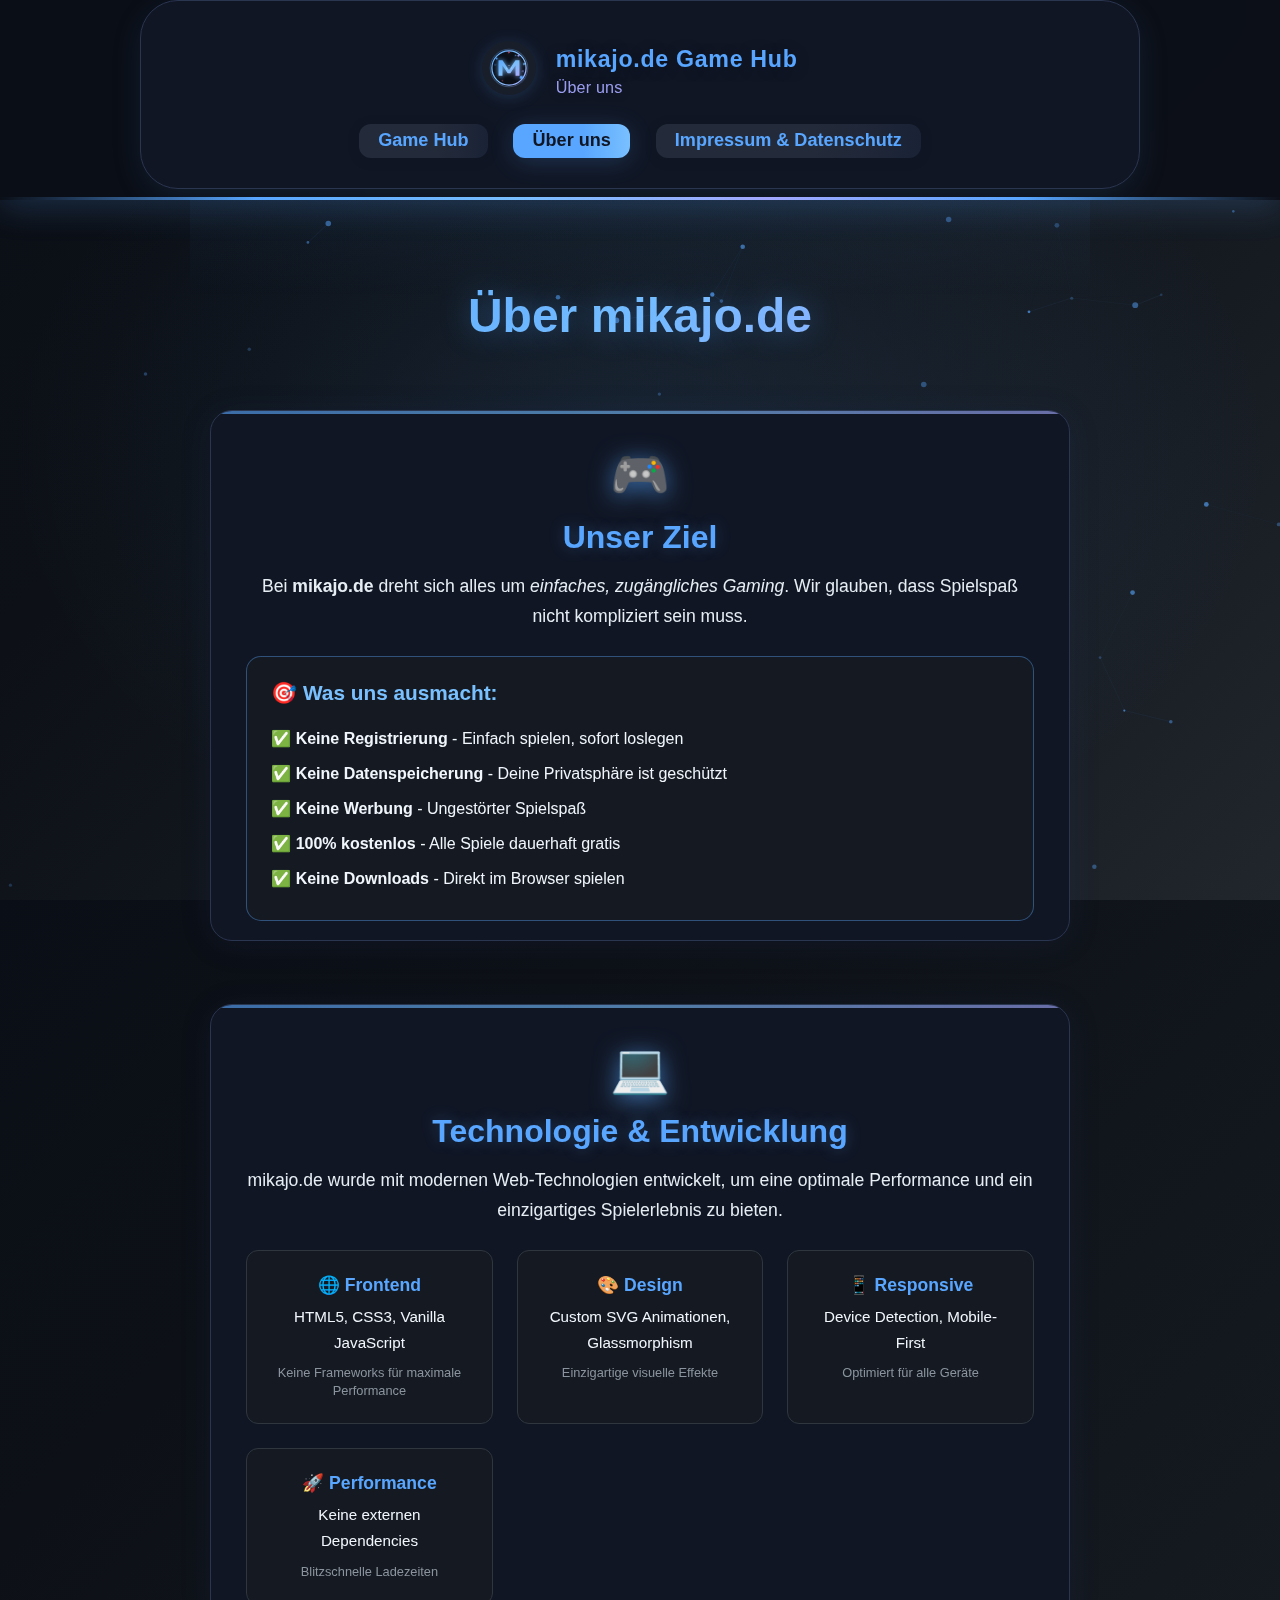
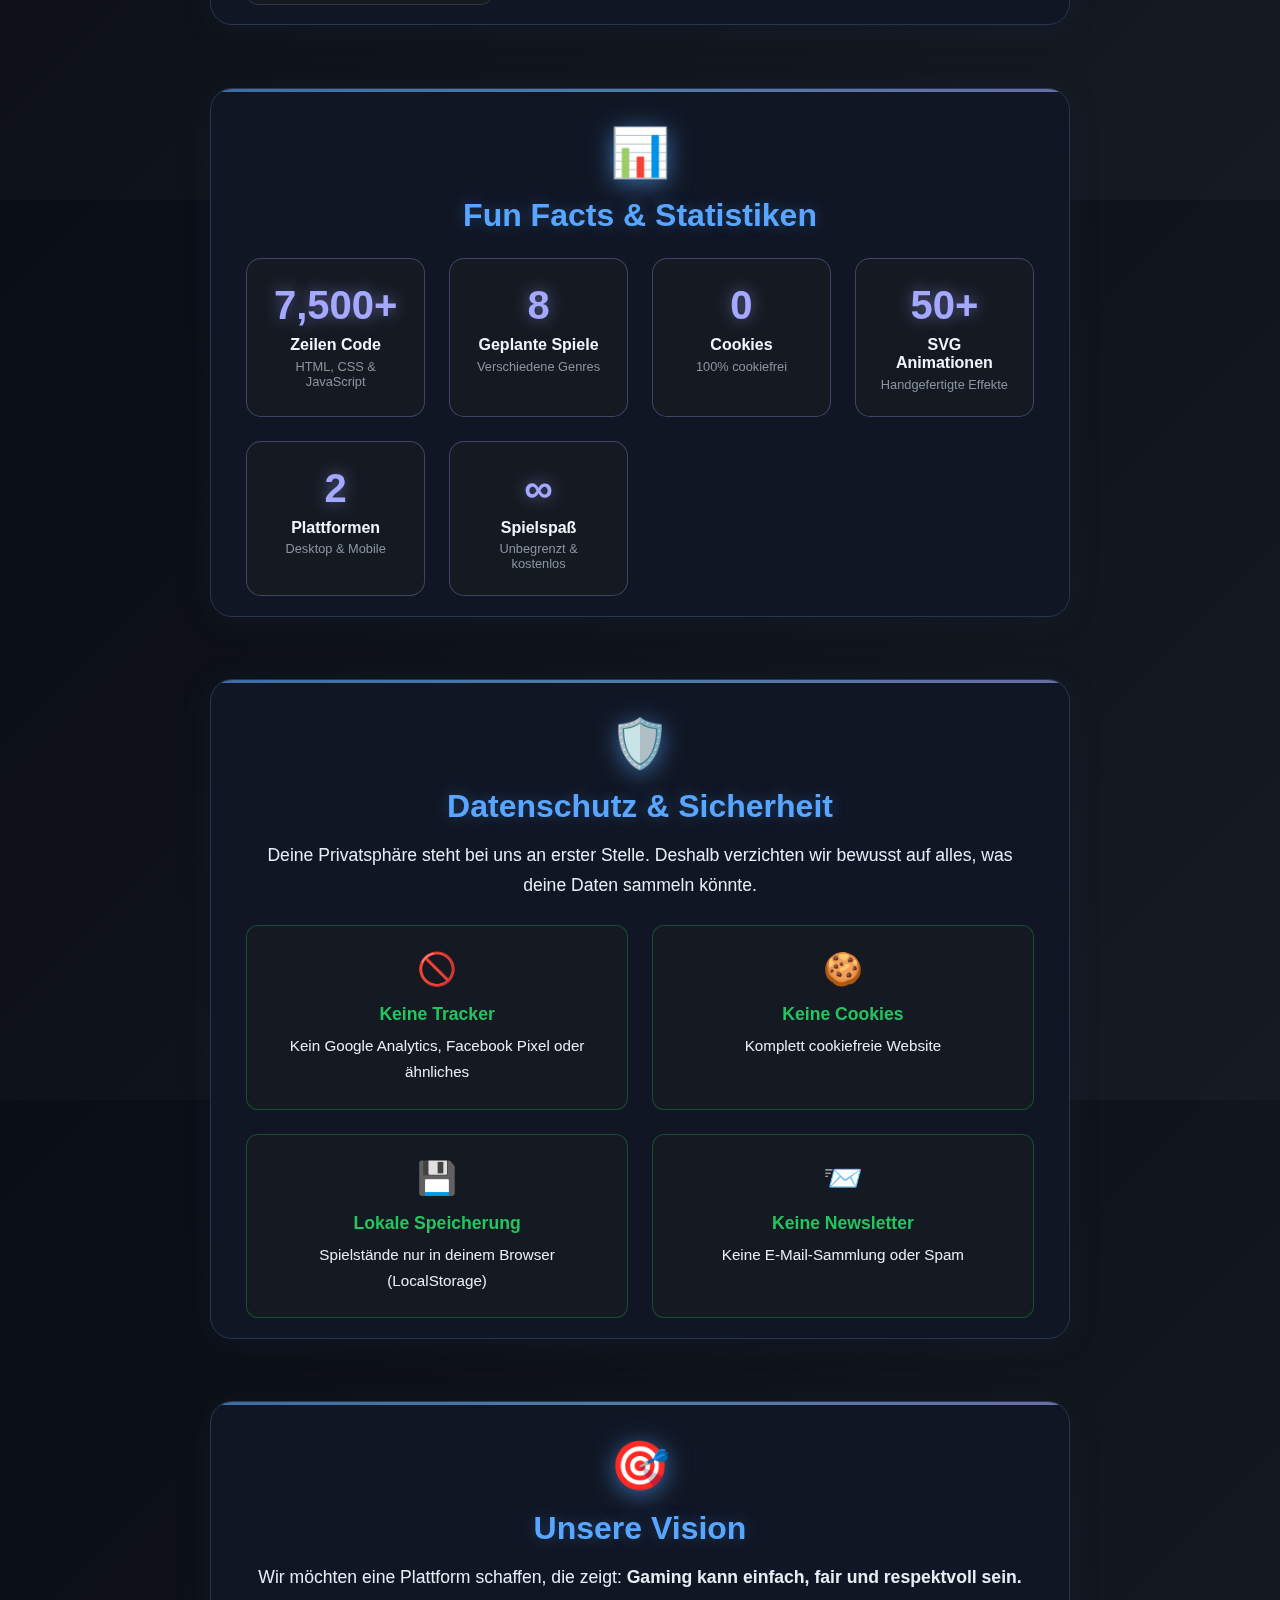
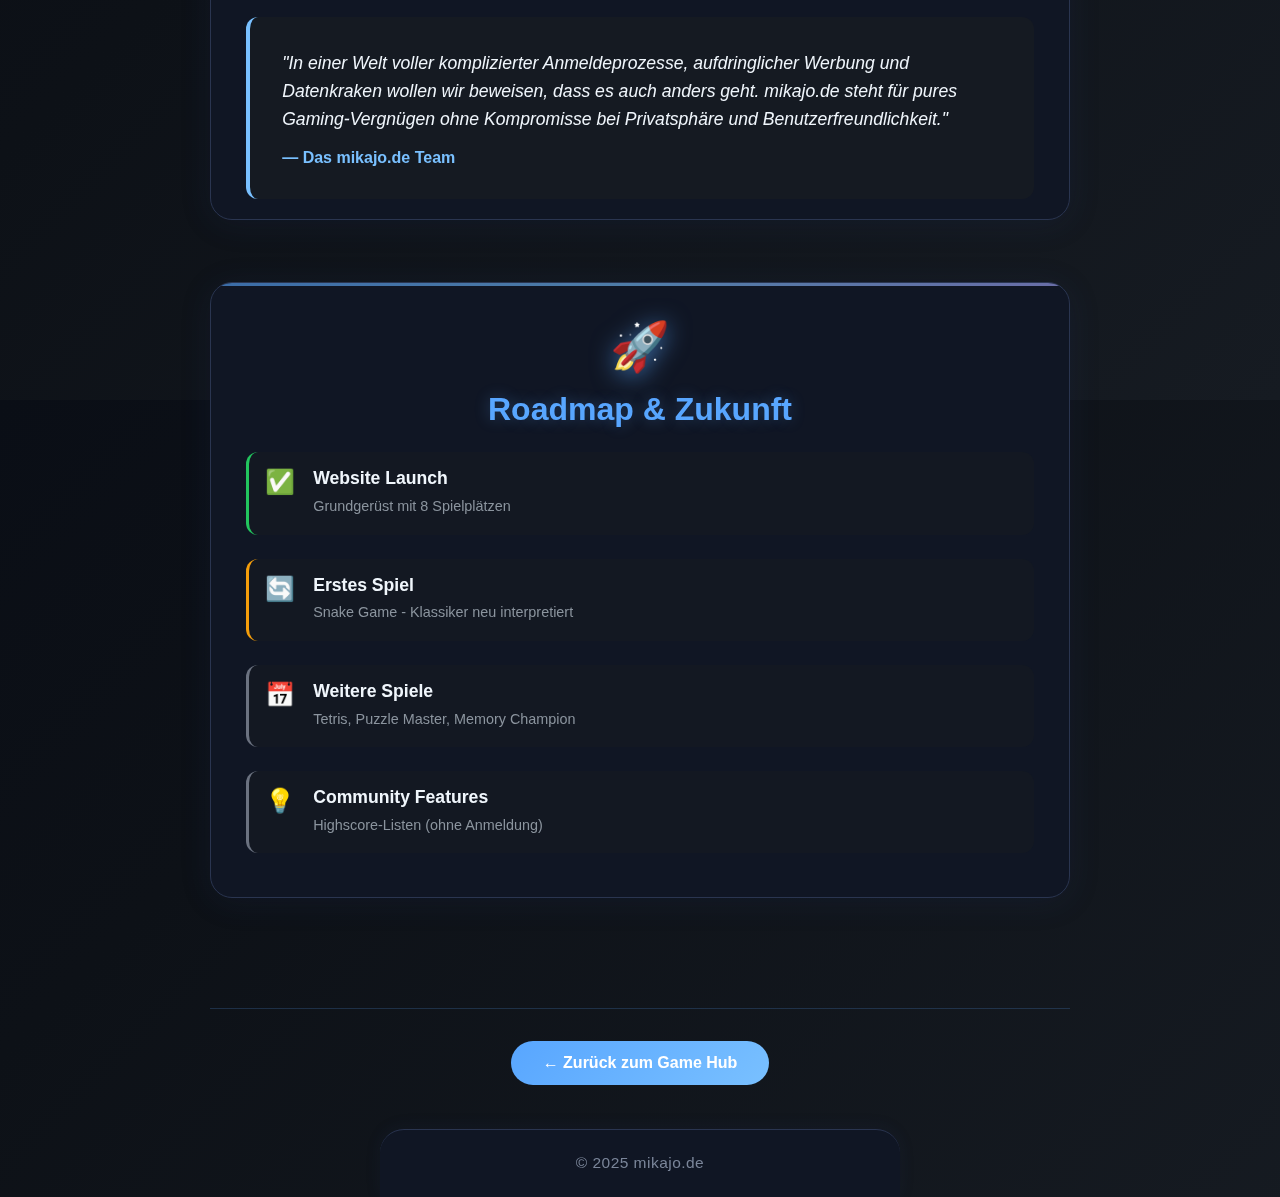
<file: about.html>
<!DOCTYPE html>
<html lang="de">
<head>
    <meta charset="UTF-8">
    <meta name="viewport" content="width=device-width, initial-scale=1.0">
    <title>Über mikajo.de - Game Hub Info</title>
    <link rel="stylesheet" href="style.css">
    <link rel="icon" type="image/svg+xml" href="favicon.svg">
    <script src="device-detector.js"></script>
</head>
<body>
    <!-- Animierter Hintergrund -->
    <div id="background-animation"></div>

    <header>
        <div class="header-hub-box wide">
            <div class="header-content-smooth">
                <img src="logo.svg" alt="mikajo Logo" class="logo-smooth">
                <div class="header-title-group">
                    <h1 class="site-title">mikajo.de Game Hub</h1>
                    <p class="site-subtitle">Über uns</p>
                </div>
            </div>
            <div class="page-switcher-bar">
                <a href="index.html" class="footer-nav-link">Game Hub</a>
                <a href="about.html" class="footer-nav-link active">Über uns</a>
                <a href="impressum.html" class="footer-nav-link">Impressum & Datenschutz</a>
            </div>
        </div>
    </header>

    <main class="container">
        <div class="info-content">
            <h1>Über mikajo.de</h1>
            
            <section class="info-section hero-section">
                <div class="info-icon">🎮</div>
                <h2>Unser Ziel</h2>
                <p>Bei <strong>mikajo.de</strong> dreht sich alles um <em>einfaches, zugängliches Gaming</em>. Wir glauben, dass Spielspaß nicht kompliziert sein muss.</p>
                
                <div class="highlight-box">
                    <h3>🎯 Was uns ausmacht:</h3>
                    <ul>
                        <li>✅ <strong>Keine Registrierung</strong> - Einfach spielen, sofort loslegen</li>
                        <li>✅ <strong>Keine Datenspeicherung</strong> - Deine Privatsphäre ist geschützt</li>
                        <li>✅ <strong>Keine Werbung</strong> - Ungestörter Spielspaß</li>
                        <li>✅ <strong>100% kostenlos</strong> - Alle Spiele dauerhaft gratis</li>
                        <li>✅ <strong>Keine Downloads</strong> - Direkt im Browser spielen</li>
                    </ul>
                </div>
            </section>

            <section class="info-section">
                <div class="info-icon">💻</div>
                <h2>Technologie & Entwicklung</h2>
                <p>mikajo.de wurde mit modernen Web-Technologien entwickelt, um eine optimale Performance und ein einzigartiges Spielerlebnis zu bieten.</p>
                
                <div class="tech-grid">
                    <div class="tech-card">
                        <h4>🌐 Frontend</h4>
                        <p>HTML5, CSS3, Vanilla JavaScript</p>
                        <small>Keine Frameworks für maximale Performance</small>
                    </div>
                    <div class="tech-card">
                        <h4>🎨 Design</h4>
                        <p>Custom SVG Animationen, Glassmorphism</p>
                        <small>Einzigartige visuelle Effekte</small>
                    </div>
                    <div class="tech-card">
                        <h4>📱 Responsive</h4>
                        <p>Device Detection, Mobile-First</p>
                        <small>Optimiert für alle Geräte</small>
                    </div>
                    <div class="tech-card">
                        <h4>🚀 Performance</h4>
                        <p>Keine externen Dependencies</p>
                        <small>Blitzschnelle Ladezeiten</small>
                    </div>
                </div>
            </section>

            <section class="info-section stats-section">
                <div class="info-icon">📊</div>
                <h2>Fun Facts & Statistiken</h2>
                
                <div class="stats-grid">
                    <div class="stat-card">
                        <div class="stat-number">7,500+</div>
                        <div class="stat-label">Zeilen Code</div>
                        <div class="stat-desc">HTML, CSS & JavaScript</div>
                    </div>
                    <div class="stat-card">
                        <div class="stat-number">8</div>
                        <div class="stat-label">Geplante Spiele</div>
                        <div class="stat-desc">Verschiedene Genres</div>
                    </div>
                    <div class="stat-card">
                        <div class="stat-number">0</div>
                        <div class="stat-label">Cookies</div>
                        <div class="stat-desc">100% cookiefrei</div>
                    </div>
                    <div class="stat-card">
                        <div class="stat-number">50+</div>
                        <div class="stat-label">SVG Animationen</div>
                        <div class="stat-desc">Handgefertigte Effekte</div>
                    </div>
                    <div class="stat-card">
                        <div class="stat-number">2</div>
                        <div class="stat-label">Plattformen</div>
                        <div class="stat-desc">Desktop & Mobile</div>
                    </div>
                    <div class="stat-card">
                        <div class="stat-number">∞</div>
                        <div class="stat-label">Spielspaß</div>
                        <div class="stat-desc">Unbegrenzt & kostenlos</div>
                    </div>
                </div>
            </section>

            <section class="info-section">
                <div class="info-icon">🛡️</div>
                <h2>Datenschutz & Sicherheit</h2>
                <p>Deine Privatsphäre steht bei uns an erster Stelle. Deshalb verzichten wir bewusst auf alles, was deine Daten sammeln könnte.</p>
                
                <div class="privacy-grid">
                    <div class="privacy-item">
                        <div class="privacy-icon">🚫</div>
                        <h4>Keine Tracker</h4>
                        <p>Kein Google Analytics, Facebook Pixel oder ähnliches</p>
                    </div>
                    <div class="privacy-item">
                        <div class="privacy-icon">🍪</div>
                        <h4>Keine Cookies</h4>
                        <p>Komplett cookiefreie Website</p>
                    </div>
                    <div class="privacy-item">
                        <div class="privacy-icon">💾</div>
                        <h4>Lokale Speicherung</h4>
                        <p>Spielstände nur in deinem Browser (LocalStorage)</p>
                    </div>
                    <div class="privacy-item">
                        <div class="privacy-icon">📨</div>
                        <h4>Keine Newsletter</h4>
                        <p>Keine E-Mail-Sammlung oder Spam</p>
                    </div>
                </div>
            </section>

            <section class="info-section">
                <div class="info-icon">🎯</div>
                <h2>Unsere Vision</h2>
                <p>Wir möchten eine Plattform schaffen, die zeigt: <strong>Gaming kann einfach, fair und respektvoll sein.</strong></p>
                
                <div class="vision-box">
                    <blockquote>
                        "In einer Welt voller komplizierter Anmeldeprozesse, aufdringlicher Werbung und Datenkraken wollen wir beweisen, dass es auch anders geht. mikajo.de steht für pures Gaming-Vergnügen ohne Kompromisse bei Privatsphäre und Benutzerfreundlichkeit."
                    </blockquote>
                    <cite>— Das mikajo.de Team</cite>
                </div>
            </section>

            <section class="info-section">
                <div class="info-icon">🚀</div>
                <h2>Roadmap & Zukunft</h2>
                <div class="roadmap">
                    <div class="roadmap-item completed">
                        <div class="roadmap-status">✅</div>
                        <div class="roadmap-content">
                            <h4>Website Launch</h4>
                            <p>Grundgerüst mit 8 Spielplätzen</p>
                        </div>
                    </div>
                    <div class="roadmap-item in-progress">
                        <div class="roadmap-status">🔄</div>
                        <div class="roadmap-content">
                            <h4>Erstes Spiel</h4>
                            <p>Snake Game - Klassiker neu interpretiert</p>
                        </div>
                    </div>
                    <div class="roadmap-item planned">
                        <div class="roadmap-status">📅</div>
                        <div class="roadmap-content">
                            <h4>Weitere Spiele</h4>
                            <p>Tetris, Puzzle Master, Memory Champion</p>
                        </div>
                    </div>
                    <div class="roadmap-item planned">
                        <div class="roadmap-status">💡</div>
                        <div class="roadmap-content">
                            <h4>Community Features</h4>
                            <p>Highscore-Listen (ohne Anmeldung)</p>
                        </div>
                    </div>
                </div>
            </section>

            <div class="back-link">
                <a href="index.html" class="play-btn">← Zurück zum Game Hub</a>
            </div>
        </div>
    </main>

    <div class="copyright-footer-box">
        <span class="copyright-bar">&copy; 2025 mikajo.de</span>
    </div>

    <script src="script.js"></script>
</body>
</html>
</file>
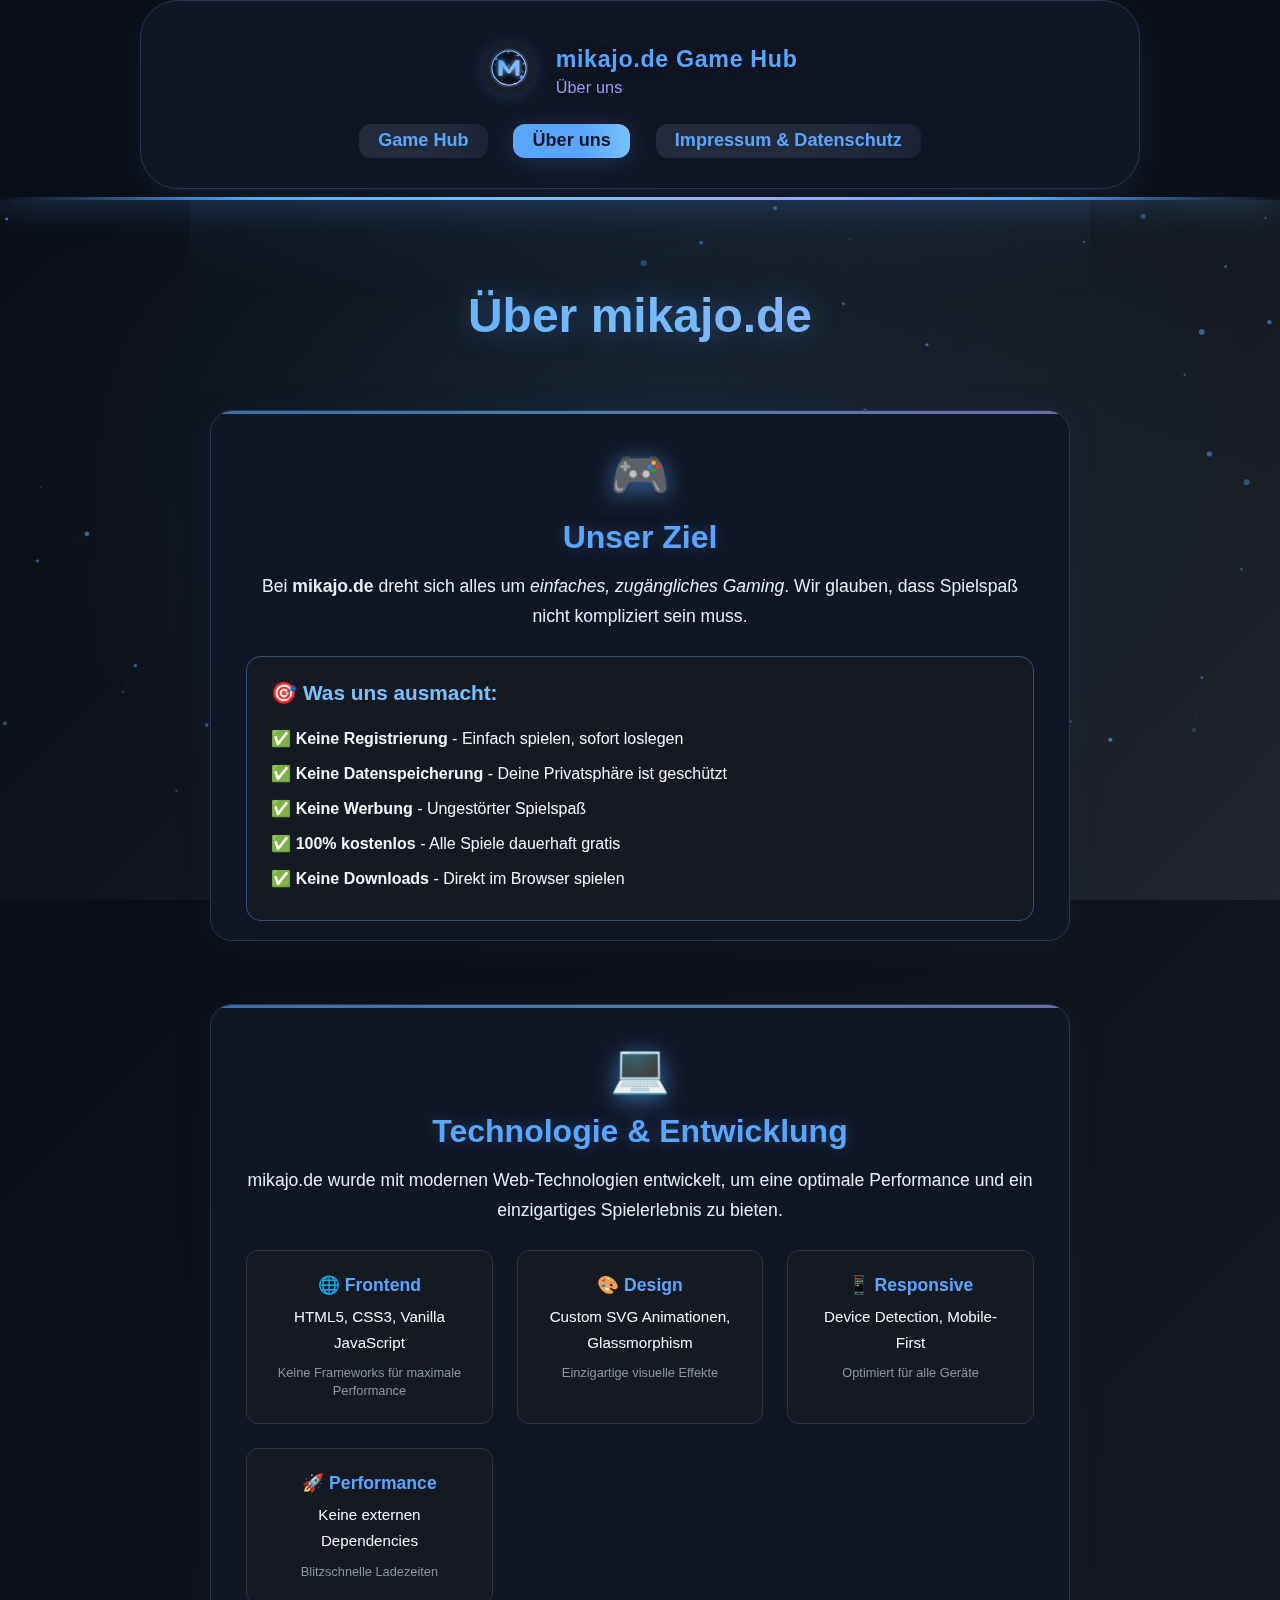
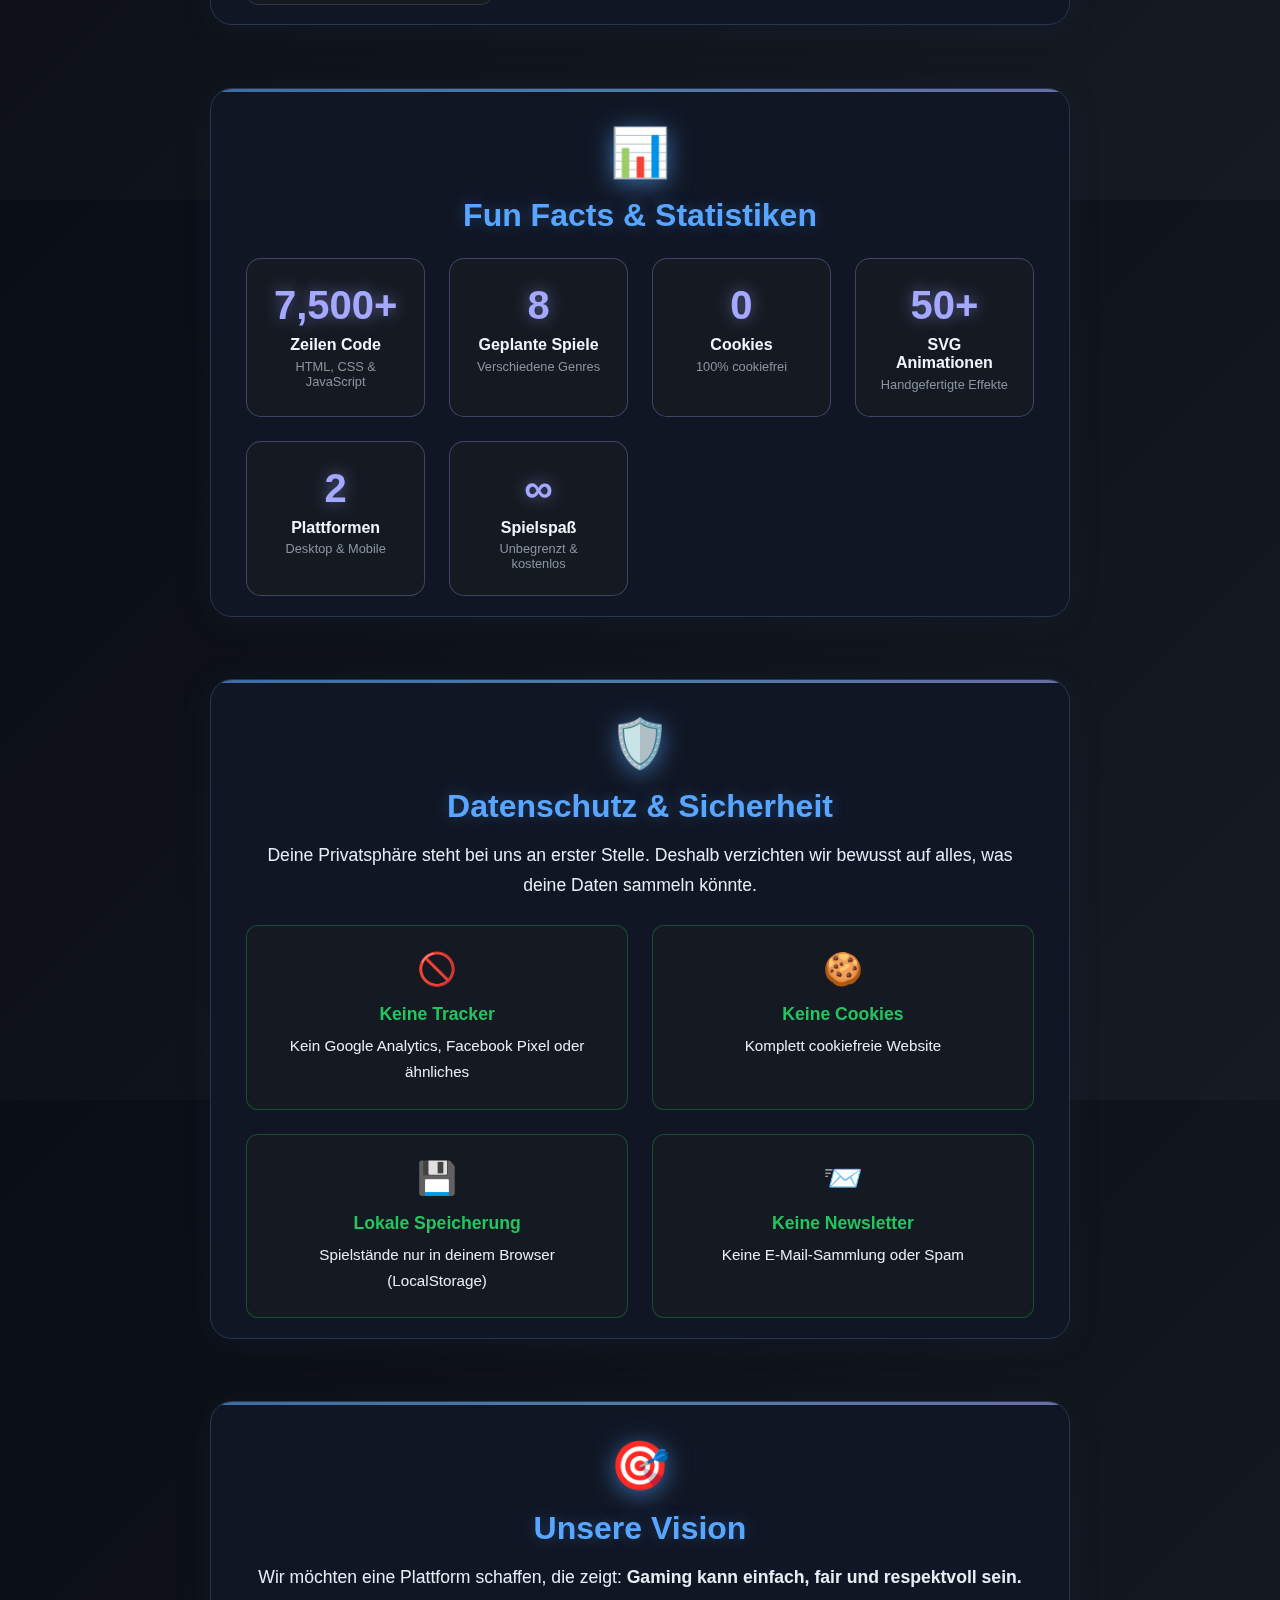
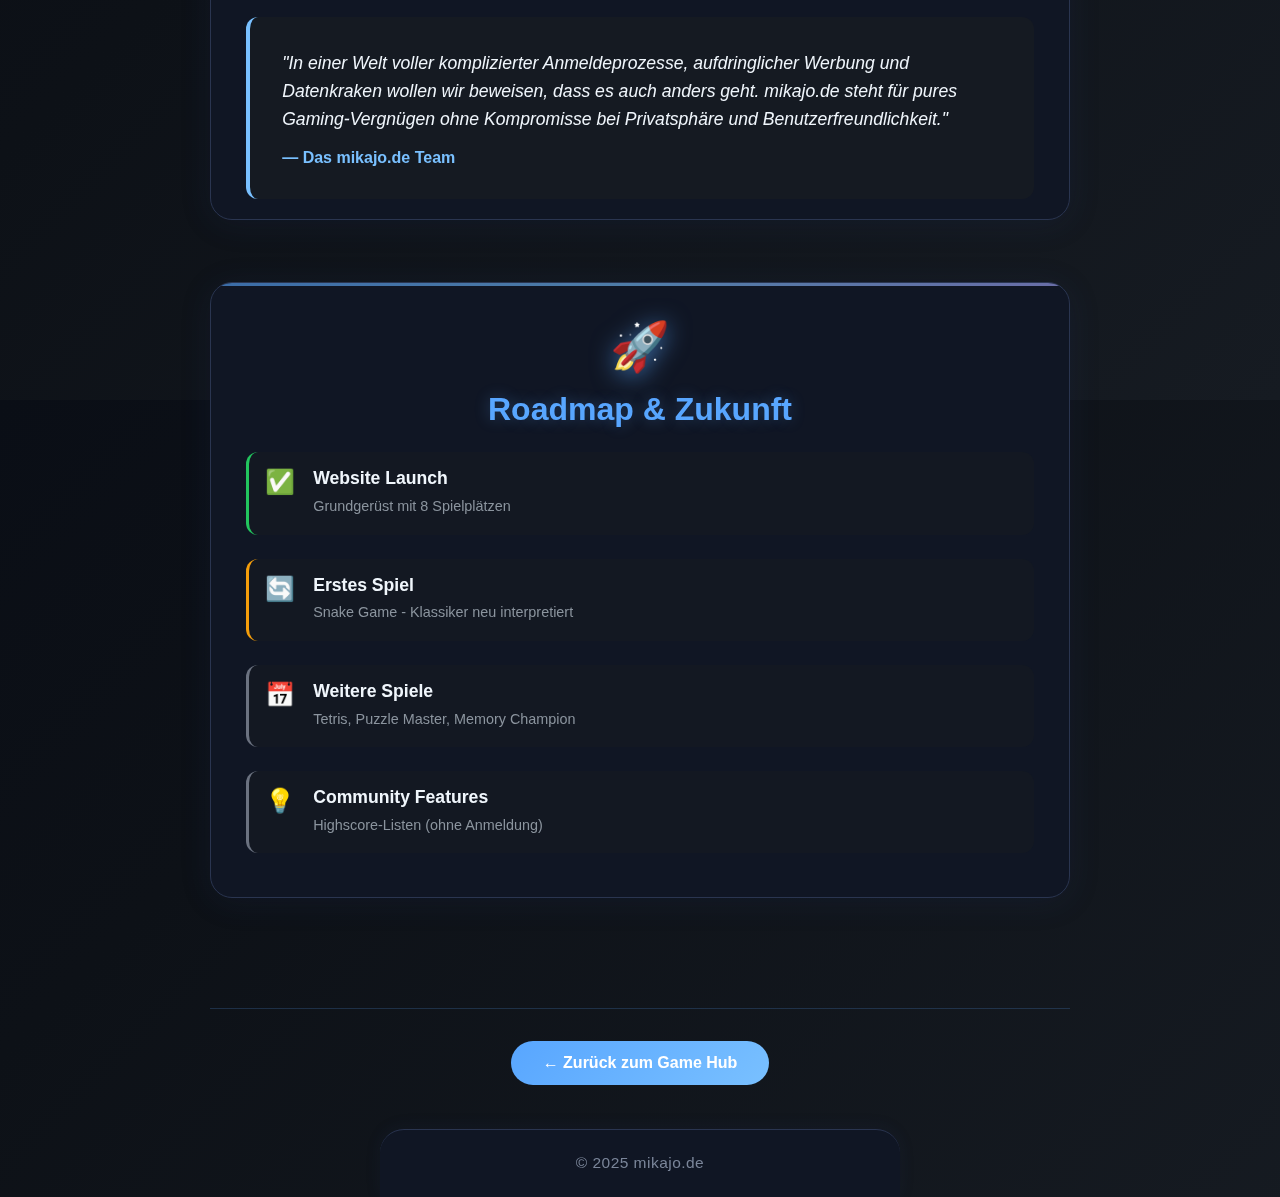
<file: habout.html>
<!DOCTYPE html>
<html lang="de">
<head>
    <meta charset="UTF-8">
    <meta name="viewport" content="width=device-width, initial-scale=1.0">
    <title>Über mikajo.de - Game Hub Info</title>
    <link rel="stylesheet" href="hstyle.css">
    <link rel="icon" type="image/svg+xml" href="favicon.svg">
    <script src="device-detector.js"></script>
</head>
<body>
    <!-- Animierter Hintergrund -->
    <div id="background-animation"></div>
    <header>
        <div class="header-hub-box wide">
            <div class="header-content-smooth">
                <img src="logo.svg" alt="mikajo Logo" class="logo-smooth">
                <div class="header-title-group">
                    <h1 class="site-title">mikajo.de Game Hub</h1>
                    <p class="site-subtitle">Über uns</p>
                </div>
            </div>
            <div class="page-switcher-bar">
                <a href="hindex.html" class="footer-nav-link">Game Hub</a>
                <a href="habout.html" class="footer-nav-link active">Über uns</a>
                <a href="himpressum.html" class="footer-nav-link">Impressum & Datenschutz</a>
            </div>
        </div>
    </header>
    <main class="container">
        <div class="info-content">
            <h1>Über mikajo.de</h1>
            
            <section class="info-section">
                <div class="info-icon">🎮</div>
                <h2>Unser Ziel</h2>
                <p>Bei <strong>mikajo.de</strong> dreht sich alles um <em>einfaches Gaming</em>. Spielspaß ohne Komplikationen.</p>
                
                <div class="highlight-box">
                    <h3>🎯 Was uns ausmacht:</h3>
                    <ul>
                        <li>✅ <strong>Keine Anmeldung</strong></li>
                        <li>✅ <strong>Keine Daten gespeichert</strong></li>
                        <li>✅ <strong>Keine Werbung</strong></li>
                        <li>✅ <strong>100% kostenlos</strong></li>
                        <li>✅ <strong>Direkt spielen</strong></li>
                    </ul>
                </div>
            </section>

            <section class="info-section">
                <div class="info-icon">💻</div>
                <h2>Technologie</h2>
                <p>Moderne Web-Technologie für optimale Performance auf allen Geräten.</p>
                
                <div class="tech-list">
                    <div class="tech-item">🌐 HTML5, CSS3, JavaScript</div>
                    <div class="tech-item">🎨 Custom SVG Animationen</div>
                    <div class="tech-item">📱 Mobile-First Design</div>
                    <div class="tech-item">🚀 Keine externen Libraries</div>
                </div>
            </section>

            <section class="info-section">
                <div class="info-icon">📊</div>
                <h2>Fun Facts</h2>
                
                <div class="stats-mobile">
                    <div class="stat-item">
                        <div class="stat-number">7,500+</div>
                        <div class="stat-label">Zeilen Code</div>
                    </div>
                    <div class="stat-item">
                        <div class="stat-number">8</div>
                        <div class="stat-label">Geplante Spiele</div>
                    </div>
                    <div class="stat-item">
                        <div class="stat-number">0</div>
                        <div class="stat-label">Cookies</div>
                    </div>
                    <div class="stat-item">
                        <div class="stat-number">50+</div>
                        <div class="stat-label">Animationen</div>
                    </div>
                </div>
            </section>

            <section class="info-section">
                <div class="info-icon">🛡️</div>
                <h2>Datenschutz</h2>
                <p>Deine Privatsphäre steht an erster Stelle.</p>
                
                <div class="privacy-list">
                    <div class="privacy-item">🚫 Keine Tracker</div>
                    <div class="privacy-item">🍪 Keine Cookies</div>
                    <div class="privacy-item">💾 Nur lokale Speicherung</div>
                    <div class="privacy-item">📨 Kein Spam</div>
                </div>
            </section>

            <section class="info-section">
                <div class="info-icon">🎯</div>
                <h2>Unsere Vision</h2>
                <div class="vision-box">
                    <p><em>"Gaming kann einfach, fair und respektvoll sein. mikajo.de zeigt, wie es geht - ohne Kompromisse bei Privatsphäre und Spaß."</em></p>
                    <cite>— Das mikajo.de Team</cite>
                </div>
            </section>

            <section class="info-section">
                <div class="info-icon">🚀</div>
                <h2>Was kommt?</h2>
                <div class="roadmap-mobile">
                    <div class="roadmap-item completed">
                        <span class="roadmap-status">✅</span>
                        <span class="roadmap-text">Website Launch</span>
                    </div>
                    <div class="roadmap-item current">
                        <span class="roadmap-status">🔄</span>
                        <span class="roadmap-text">Erstes Spiel</span>
                    </div>
                    <div class="roadmap-item planned">
                        <span class="roadmap-status">📅</span>
                        <span class="roadmap-text">Weitere Spiele</span>
                    </div>
                    <div class="roadmap-item planned">
                        <span class="roadmap-status">💡</span>
                        <span class="roadmap-text">Highscores</span>
                    </div>
                </div>
            </section>

            <div class="back-link">
                <a href="hindex.html" class="play-btn">← Zurück zum Game Hub</a>
            </div>
        </div>
    </main>
    <div class="copyright-footer-box">
        <span class="copyright-bar">&copy; 2025 mikajo.de</span>
    </div>

    <script src="hscript.js"></script>
</body>
</html>
</file>
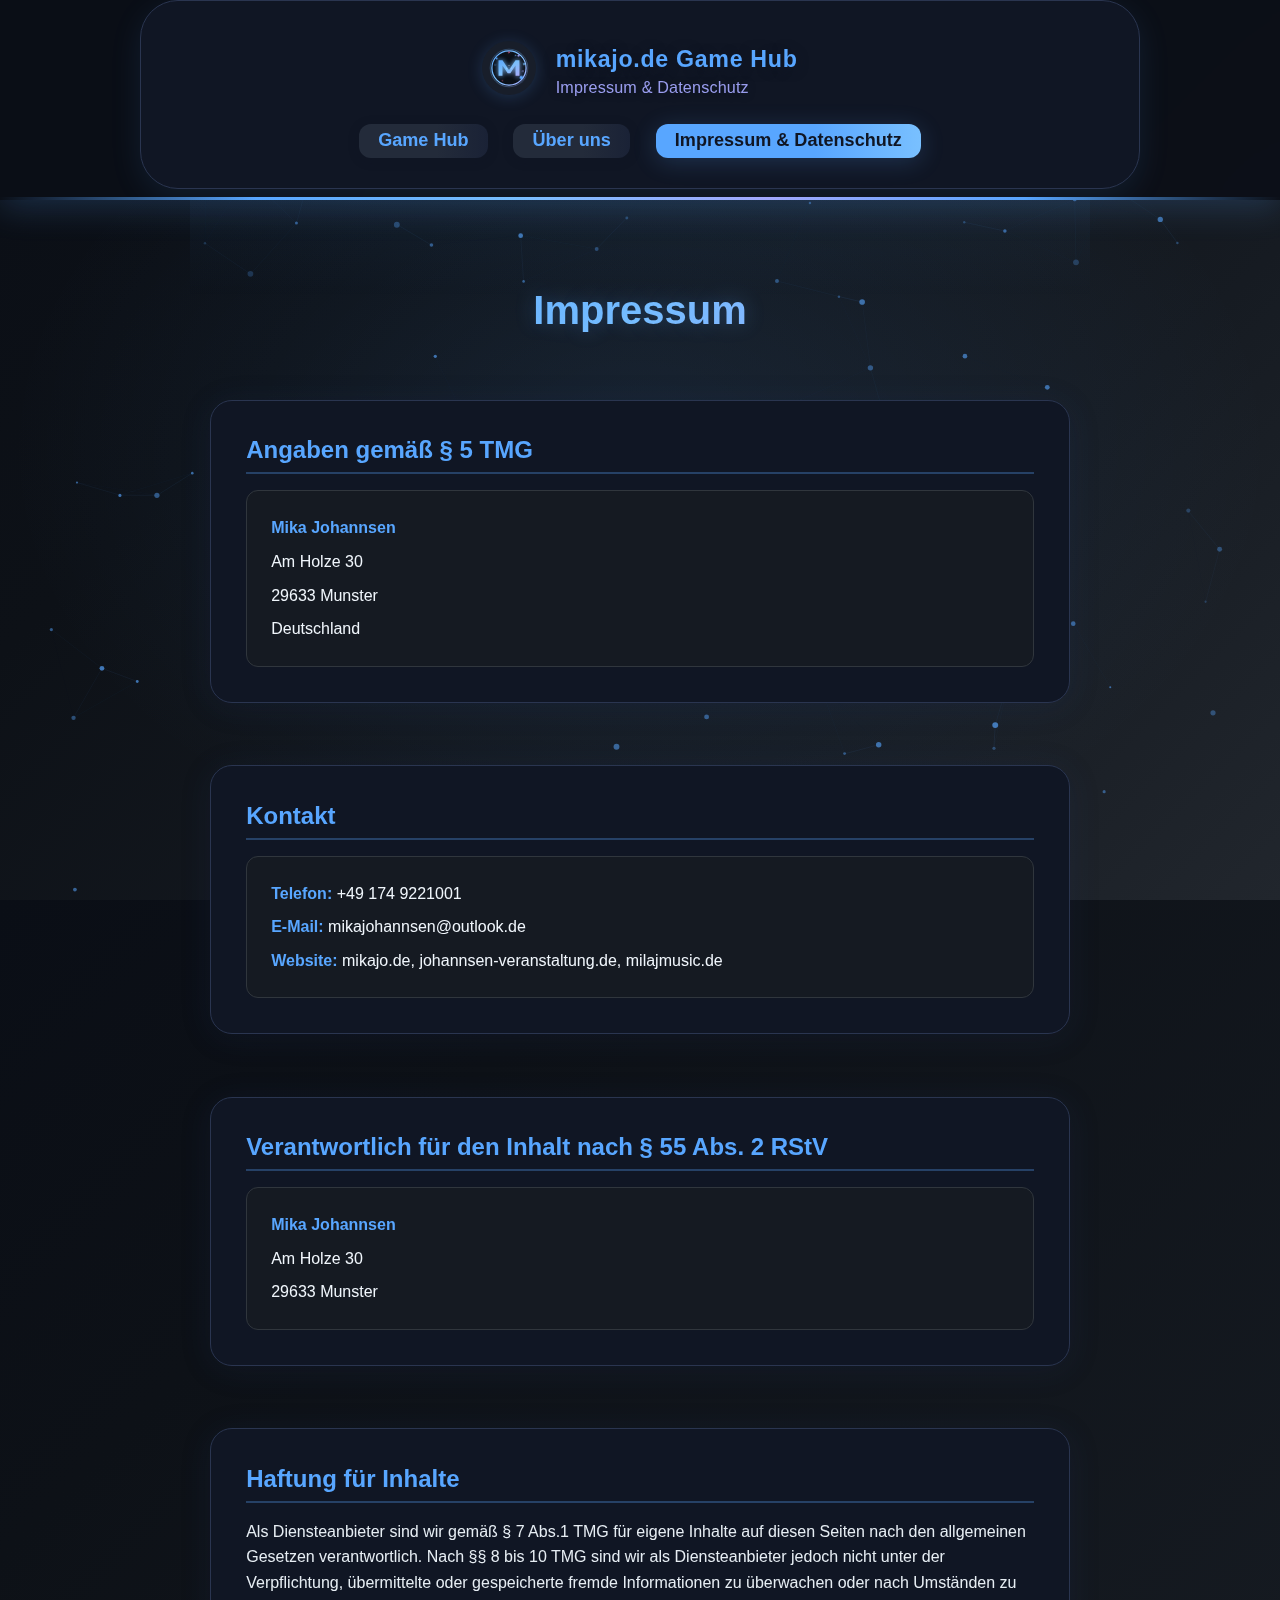
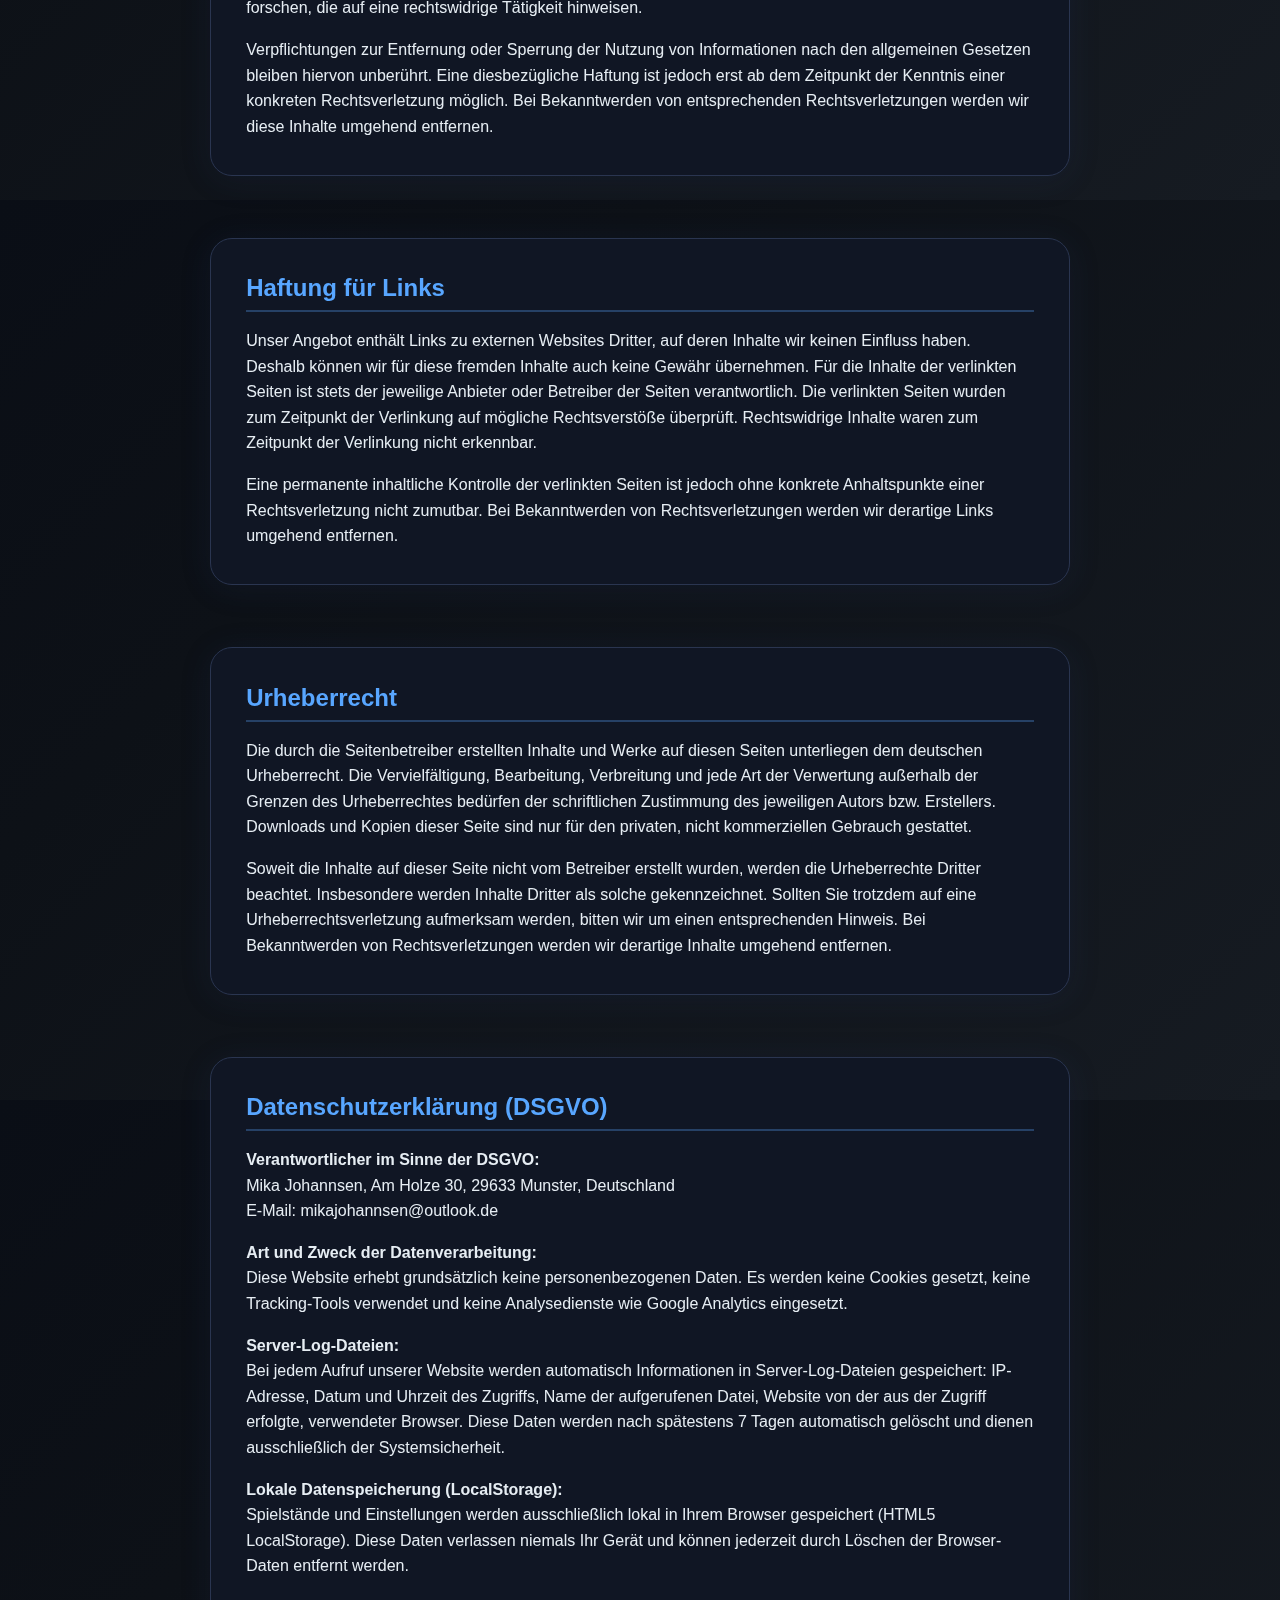
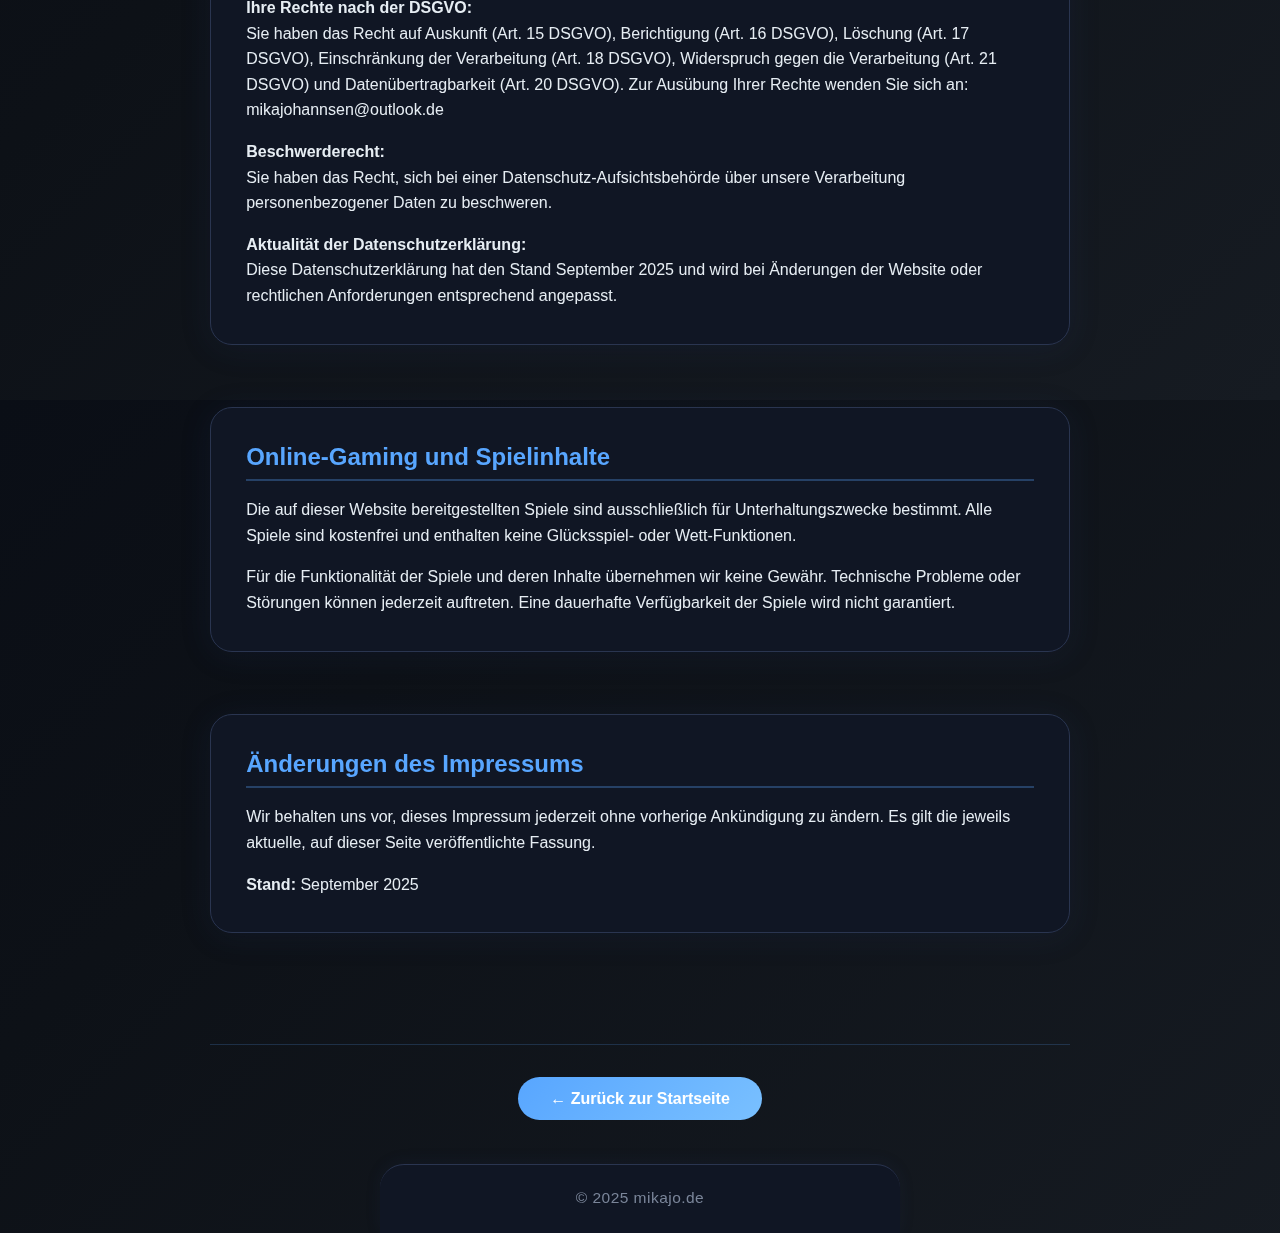
<file: himpressum.html>
<!DOCTYPE html>
<html lang="de">
<head>
    <meta charset="UTF-8">
    <meta name="viewport" content="width=device-width, initial-scale=1.0">
    <title>Impressum - mikajo.de Game Hub</title>
    <link rel="stylesheet" href="hstyle.css">
    <link rel="icon" type="image/svg+xml" href="favicon.svg">
    <script src="device-detector.js"></script>
</head>
<body>
    <!-- Animierter Hintergrund -->
    <div id="background-animation"></div>
    <header>
        <div class="header-hub-box wide">
            <div class="header-content-smooth">
                <img src="logo.svg" alt="mikajo Logo" class="logo-smooth">
                <div class="header-title-group">
                    <h1 class="site-title">mikajo.de Game Hub</h1>
                    <p class="site-subtitle">Impressum & Datenschutz</p>
                </div>
            </div>
            <div class="page-switcher-bar">
                <a href="hindex.html" class="footer-nav-link">Game Hub</a>
                <a href="habout.html" class="footer-nav-link">Über uns</a>
                <a href="himpressum.html" class="footer-nav-link active">Impressum & Datenschutz</a>
            </div>
        </div>
    </header>
    <main class="container impressum-content">
        <h1>Impressum</h1>
        
        <section class="impressum-section">
            <h2>Angaben gemäß § 5 TMG</h2>
            <div class="contact-info">
                <p><strong>Mika Johannsen</strong></p>
                <p>Am Holze 30</p>
                <p>29633 Munster</p>
                <p>Deutschland</p>
            </div>
        </section>

        <section class="impressum-section">
            <h2>Kontakt</h2>
            <div class="contact-info">
                <p><strong>Telefon:</strong> +49 174 9221001</p>
                <p><strong>E-Mail:</strong> mikajohannsen@outlook.de</p>
                <p><strong>Website:</strong> mikajo.de, johannsen-veranstaltung.de, milajmusic.de</p>
            </div>
        </section>

        <section class="impressum-section">
            <h2>Verantwortlich für den Inhalt</h2>
            <div class="contact-info">
                <p><strong>Mika Johannsen</strong></p>
                <p>Am Holze 30</p>
                <p>29633 Munster</p>
            </div>
        </section>

        <section class="impressum-section">
            <h2>Haftung für Inhalte</h2>
            <p>Als Diensteanbieter sind wir gemäß § 7 Abs.1 TMG für eigene Inhalte auf diesen Seiten nach den allgemeinen Gesetzen verantwortlich. Nach §§ 8 bis 10 TMG sind wir als Diensteanbieter jedoch nicht unter der Verpflichtung, übermittelte oder gespeicherte fremde Informationen zu überwachen.</p>
            
            <p>Verpflichtungen zur Entfernung oder Sperrung der Nutzung von Informationen nach den allgemeinen Gesetzen bleiben hiervon unberührt. Eine diesbezügliche Haftung ist jedoch erst ab dem Zeitpunkt der Kenntnis einer konkreten Rechtsverletzung möglich.</p>
        </section>

        <section class="impressum-section">
            <h2>Haftung für Links</h2>
            <p>Unser Angebot enthält Links zu externen Websites Dritter, auf deren Inhalte wir keinen Einfluss haben. Deshalb können wir für diese fremden Inhalte auch keine Gewähr übernehmen.</p>
            
            <p>Die verlinkten Seiten wurden zum Zeitpunkt der Verlinkung auf mögliche Rechtsverstöße überprüft. Rechtswidrige Inhalte waren zum Zeitpunkt der Verlinkung nicht erkennbar.</p>
        </section>

        <section class="impressum-section">
            <h2>Urheberrecht</h2>
            <p>Die durch die Seitenbetreiber erstellten Inhalte und Werke auf diesen Seiten unterliegen dem deutschen Urheberrecht. Die Vervielfältigung, Bearbeitung, Verbreitung und jede Art der Verwertung außerhalb der Grenzen des Urheberrechtes bedürfen der schriftlichen Zustimmung.</p>
            
            <p>Downloads und Kopien dieser Seite sind nur für den privaten, nicht kommerziellen Gebrauch gestattet. Sollten Sie auf eine Urheberrechtsverletzung aufmerksam werden, bitten wir um einen entsprechenden Hinweis.</p>
        </section>

        <section class="impressum-section">
            <h2>Datenschutz (DSGVO)</h2>
            <p><strong>Verantwortlicher:</strong> Mika Johannsen, Am Holze 30, 29633 Munster</p>
            
            <p><strong>Datenerhebung:</strong> Diese Website erhebt keine personenbezogenen Daten. Es werden keine Cookies gesetzt, keine Tracker verwendet und keine Analysedienste eingesetzt.</p>
            
            <p><strong>Server-Logs:</strong> Unser Hosting-Provider speichert automatisch Server-Logs (IP-Adresse, Datum, Uhrzeit, Browser). Diese werden nach 7 Tagen automatisch gelöscht.</p>
            
            <p><strong>Spielstände:</strong> Alle Spielstände werden nur lokal in Ihrem Browser gespeichert (LocalStorage). Diese Daten verlassen niemals Ihr Gerät.</p>
            
            <p><strong>Ihre Rechte:</strong> Sie haben das Recht auf Auskunft, Berichtigung, Löschung und Einschränkung der Verarbeitung Ihrer Daten sowie ein Widerspruchsrecht.</p>
            
            <p><strong>Kontakt Datenschutz:</strong> mikajohannsen@outlook.de</p>
        </section>

        <section class="impressum-section">
            <h2>Online-Gaming</h2>
            <p>Die bereitgestellten Spiele sind ausschließlich für Unterhaltungszwecke bestimmt. Alle Spiele sind kostenfrei und enthalten keine Glücksspiel-Funktionen.</p>
            
            <p>Für die Funktionalität der Spiele übernehmen wir keine Gewähr. Eine dauerhafte Verfügbarkeit wird nicht garantiert.</p>
        </section>

        <section class="impressum-section">
            <h2>Änderungen</h2>
            <p>Dieses Impressum kann jederzeit ohne vorherige Ankündigung geändert werden. Es gilt die jeweils aktuelle Fassung.</p>
            
            <p><strong>Stand:</strong> September 2025</p>
        </section>

        <div class="back-link">
            <a href="hindex.html" class="play-btn">← Zurück zur Startseite</a>
        </div>
    </main>
    <div class="copyright-footer-box">
        <span class="copyright-bar">&copy; 2025 mikajo.de</span>
    </div>
    <script src="hscript.js"></script>
</body>
</html>
</file>
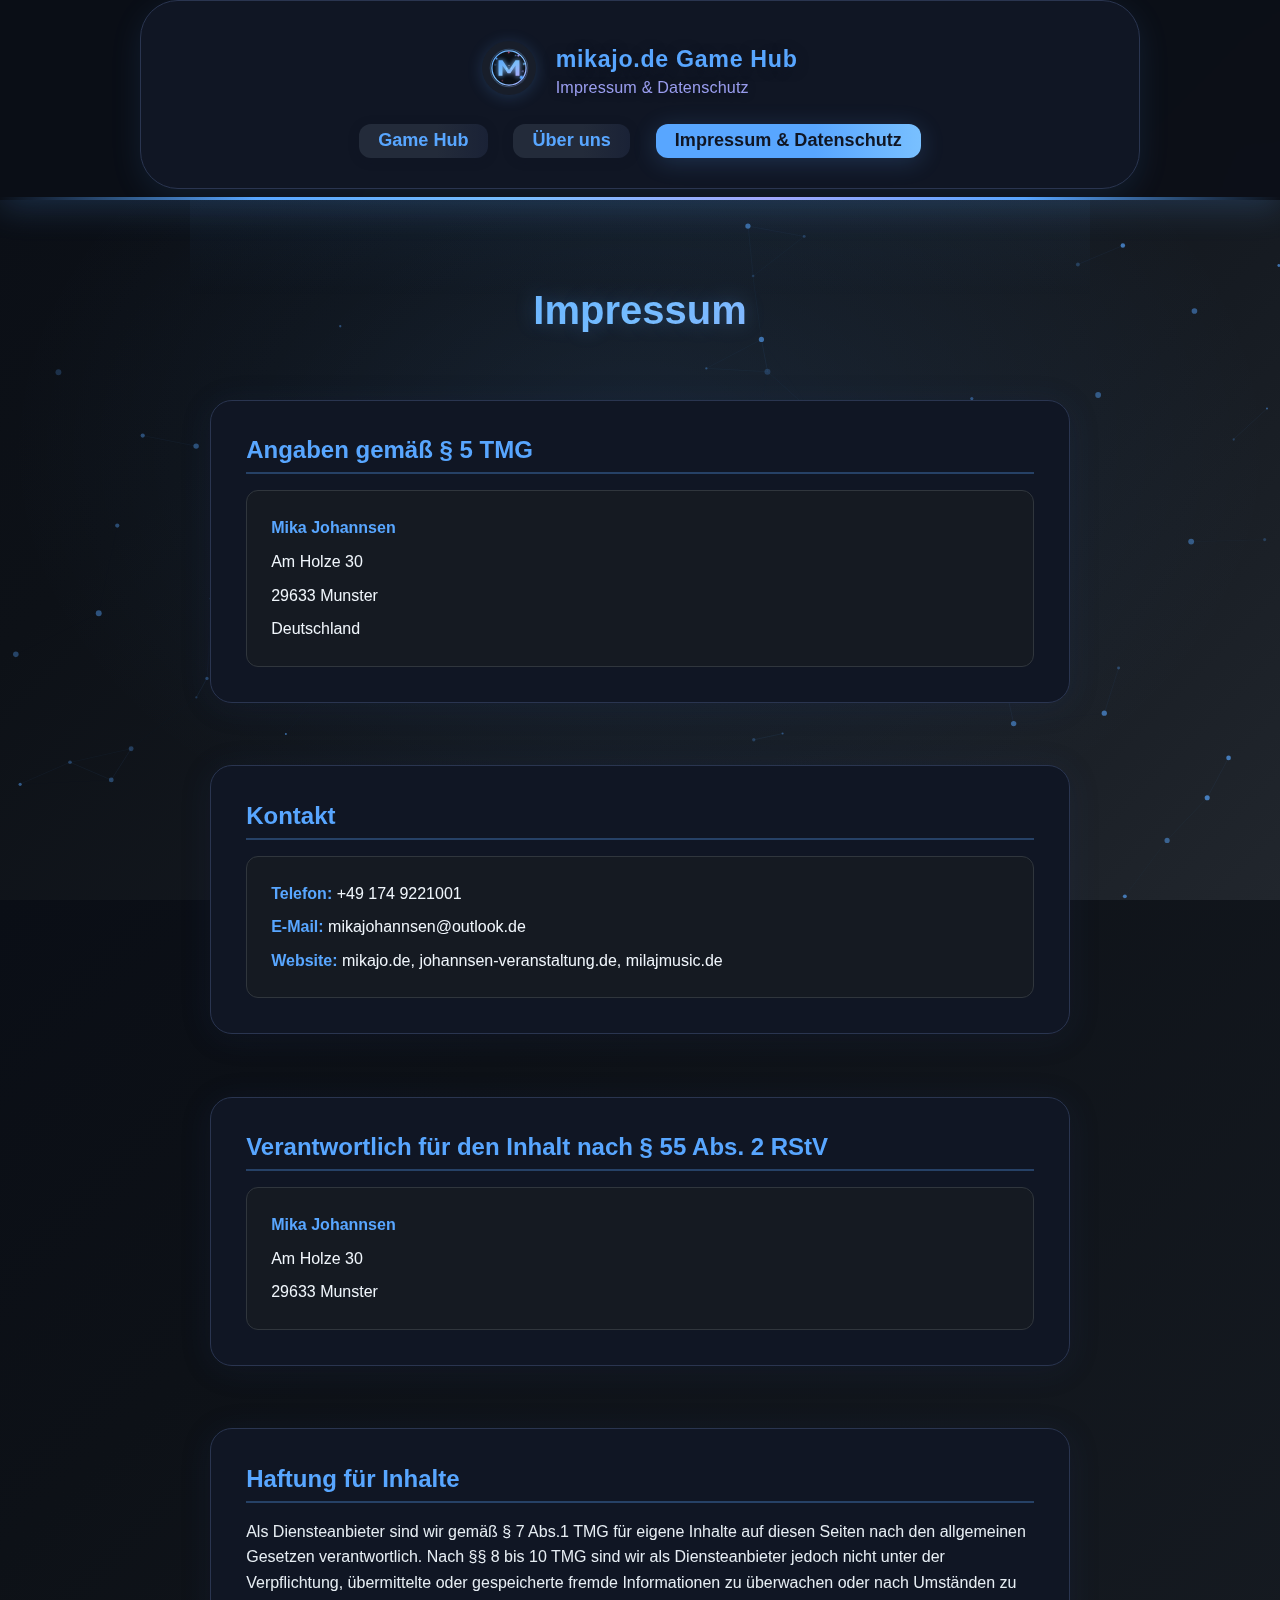
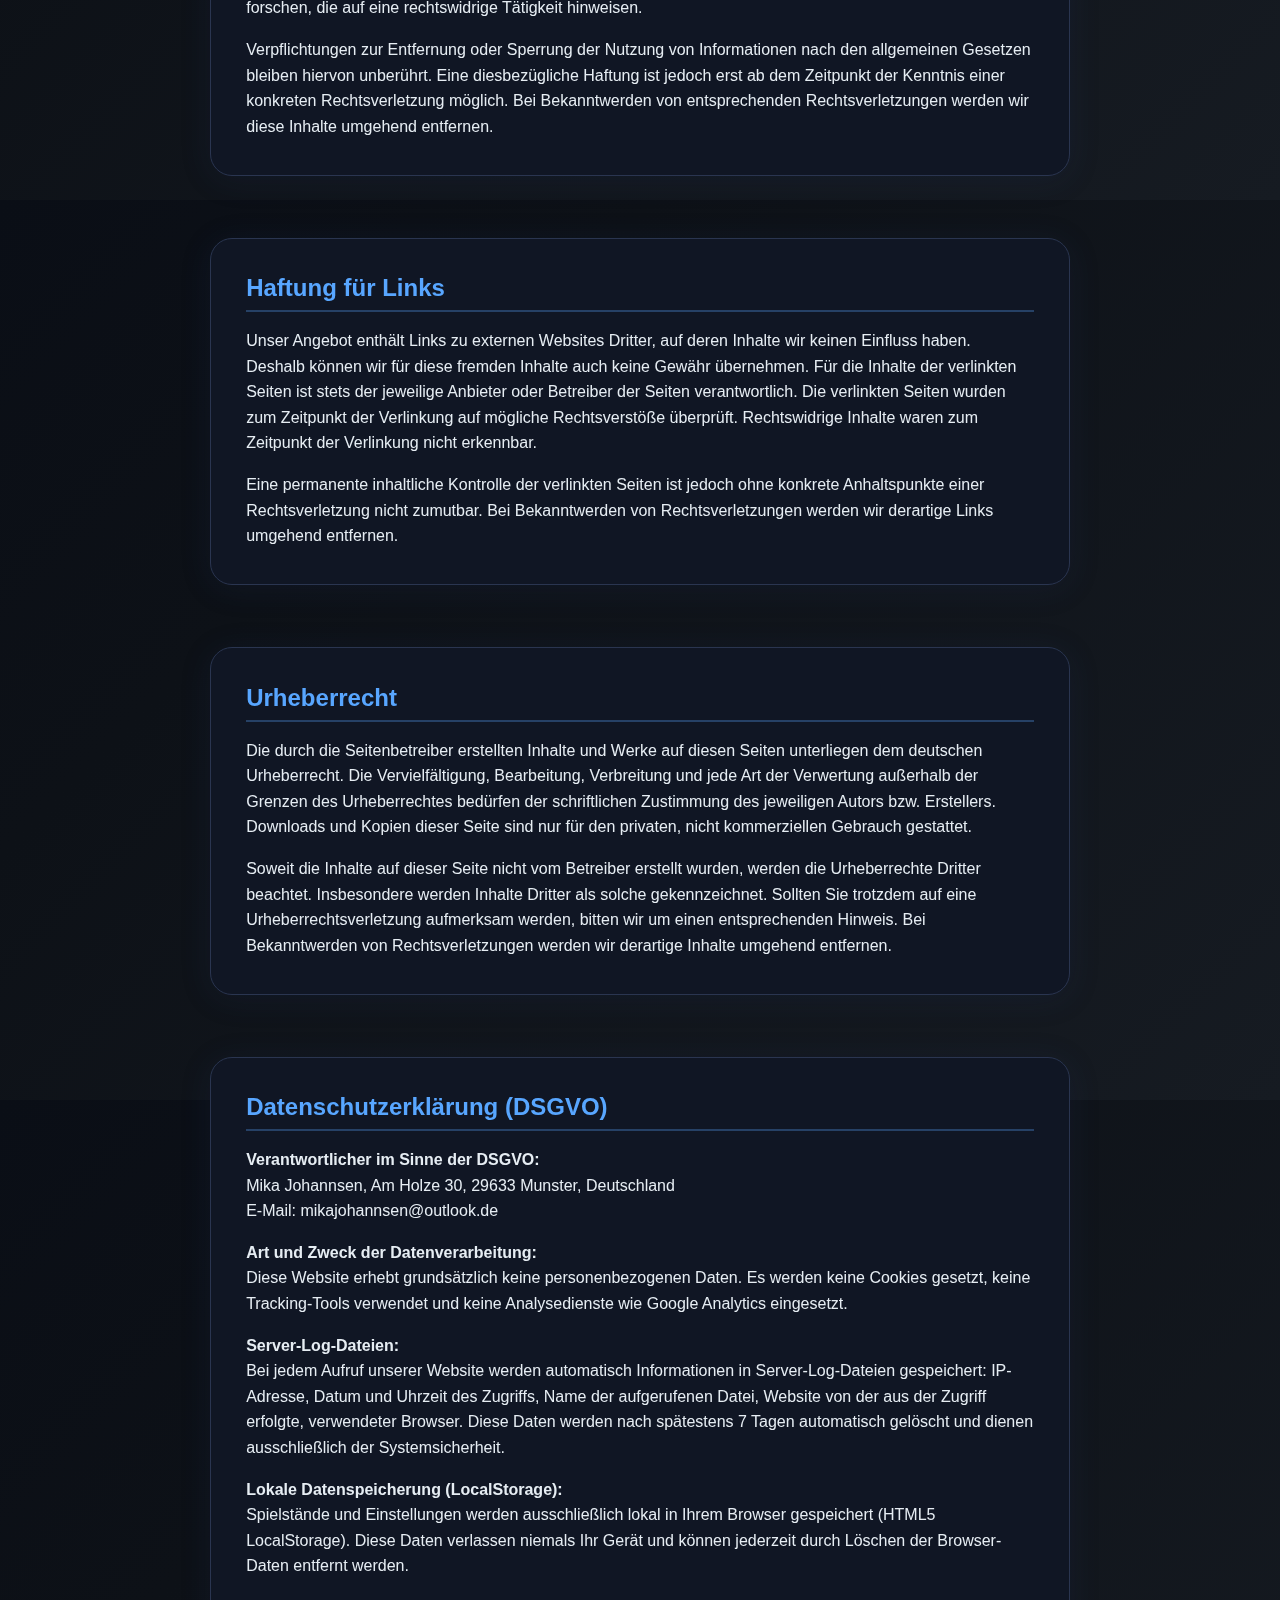
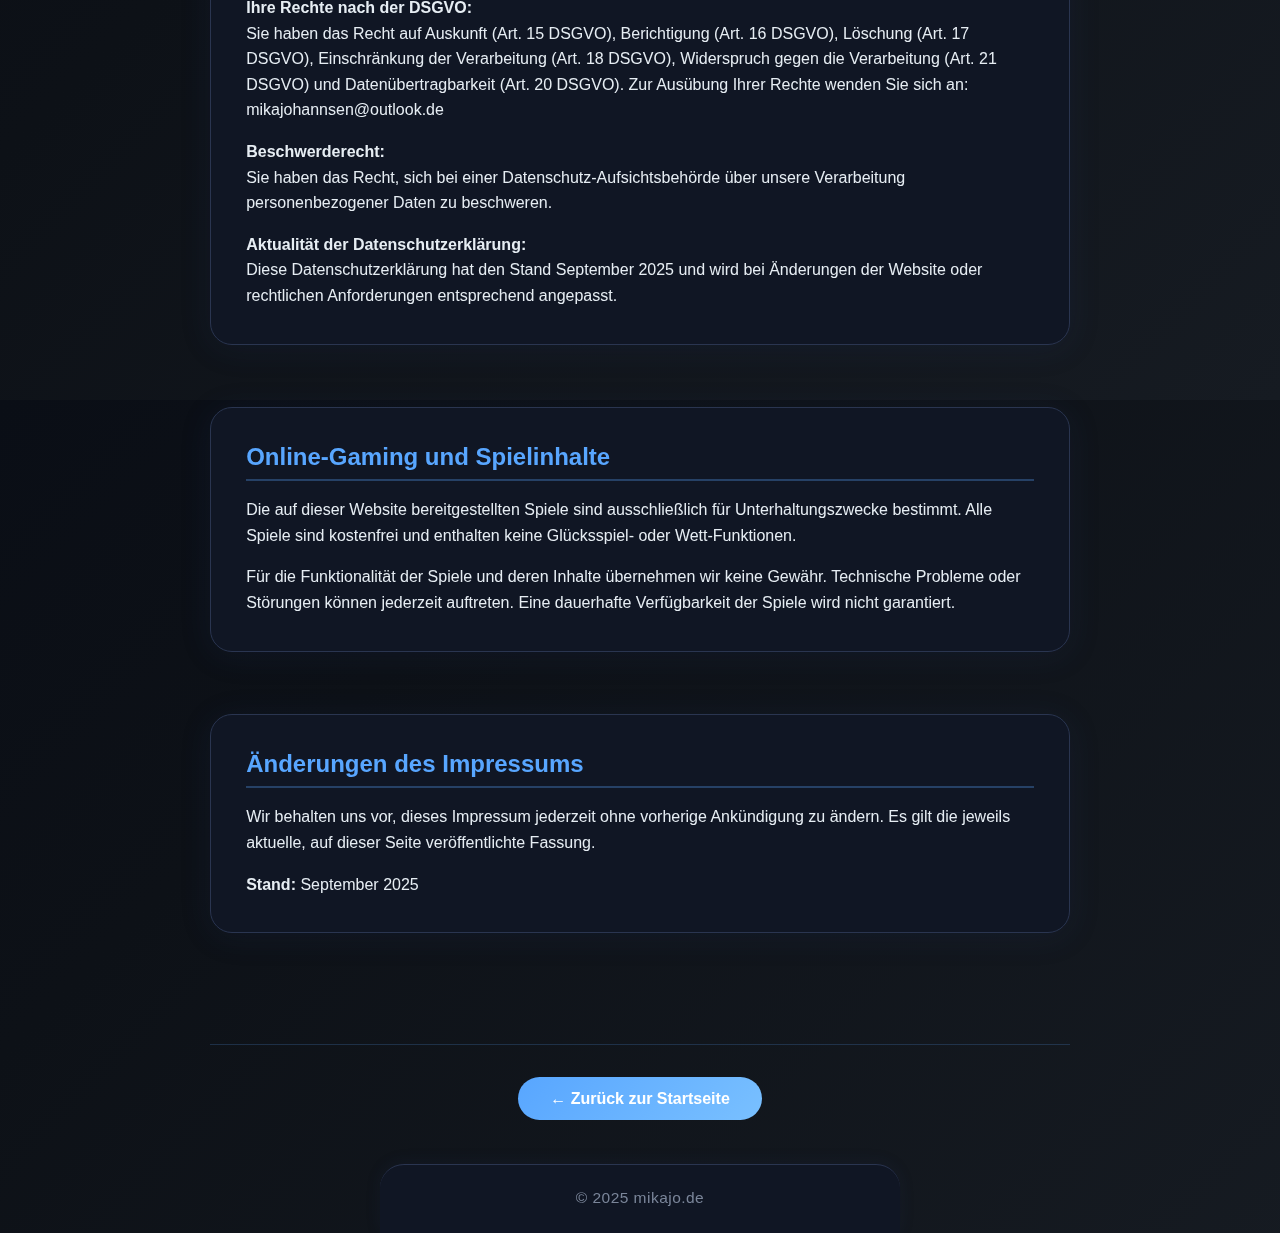
<file: impressum.html>
<!DOCTYPE html>
<html lang="de">
<head>
    <meta charset="UTF-8">
    <meta name="viewport" content="width=device-width, initial-scale=1.0">
    <title>Impressum - mikajo.de Game Hub</title>
    <link rel="stylesheet" href="style.css">
    <link rel="icon" type="image/svg+xml" href="favicon.svg">
    <script src="device-detector.js"></script>
</head>
<body>
    <!-- Animierter Hintergrund -->
    <div id="background-animation"></div>

    <header>
        <div class="header-hub-box wide">
            <div class="header-content-smooth">
                <img src="logo.svg" alt="mikajo Logo" class="logo-smooth">
                <div class="header-title-group">
                    <h1 class="site-title">mikajo.de Game Hub</h1>
                    <p class="site-subtitle">Impressum & Datenschutz</p>
                </div>
            </div>
            <div class="page-switcher-bar">
                <a href="index.html" class="footer-nav-link">Game Hub</a>
                <a href="about.html" class="footer-nav-link">Über uns</a>
                <a href="impressum.html" class="footer-nav-link active">Impressum & Datenschutz</a>
            </div>
        </div>
    </header>
    <main class="container">
        <div class="impressum-content">
            <h1>Impressum</h1>
            
            <section class="impressum-section">
                <h2>Angaben gemäß § 5 TMG</h2>
                <div class="contact-info">
                    <p><strong>Mika Johannsen</strong></p>
                    <p>Am Holze 30</p>
                    <p>29633 Munster</p>
                    <p>Deutschland</p>
                </div>
            </section>

            <section class="impressum-section">
                <h2>Kontakt</h2>
                <div class="contact-info">
                    <p><strong>Telefon:</strong> +49 174 9221001</p>
                    <p><strong>E-Mail:</strong> mikajohannsen@outlook.de</p>
                    <p><strong>Website:</strong> mikajo.de, johannsen-veranstaltung.de, milajmusic.de</p>
                </div>
            </section>

            <section class="impressum-section">
                <h2>Verantwortlich für den Inhalt nach § 55 Abs. 2 RStV</h2>
                <div class="contact-info">
                    <p><strong>Mika Johannsen</strong></p>
                    <p>Am Holze 30</p>
                    <p>29633 Munster</p>
                </div>
            </section>

            <section class="impressum-section">
                <h2>Haftung für Inhalte</h2>
                <p>Als Diensteanbieter sind wir gemäß § 7 Abs.1 TMG für eigene Inhalte auf diesen Seiten nach den allgemeinen Gesetzen verantwortlich. Nach §§ 8 bis 10 TMG sind wir als Diensteanbieter jedoch nicht unter der Verpflichtung, übermittelte oder gespeicherte fremde Informationen zu überwachen oder nach Umständen zu forschen, die auf eine rechtswidrige Tätigkeit hinweisen.</p>
                
                <p>Verpflichtungen zur Entfernung oder Sperrung der Nutzung von Informationen nach den allgemeinen Gesetzen bleiben hiervon unberührt. Eine diesbezügliche Haftung ist jedoch erst ab dem Zeitpunkt der Kenntnis einer konkreten Rechtsverletzung möglich. Bei Bekanntwerden von entsprechenden Rechtsverletzungen werden wir diese Inhalte umgehend entfernen.</p>
            </section>

            <section class="impressum-section">
                <h2>Haftung für Links</h2>
                <p>Unser Angebot enthält Links zu externen Websites Dritter, auf deren Inhalte wir keinen Einfluss haben. Deshalb können wir für diese fremden Inhalte auch keine Gewähr übernehmen. Für die Inhalte der verlinkten Seiten ist stets der jeweilige Anbieter oder Betreiber der Seiten verantwortlich. Die verlinkten Seiten wurden zum Zeitpunkt der Verlinkung auf mögliche Rechtsverstöße überprüft. Rechtswidrige Inhalte waren zum Zeitpunkt der Verlinkung nicht erkennbar.</p>
                
                <p>Eine permanente inhaltliche Kontrolle der verlinkten Seiten ist jedoch ohne konkrete Anhaltspunkte einer Rechtsverletzung nicht zumutbar. Bei Bekanntwerden von Rechtsverletzungen werden wir derartige Links umgehend entfernen.</p>
            </section>

            <section class="impressum-section">
                <h2>Urheberrecht</h2>
                <p>Die durch die Seitenbetreiber erstellten Inhalte und Werke auf diesen Seiten unterliegen dem deutschen Urheberrecht. Die Vervielfältigung, Bearbeitung, Verbreitung und jede Art der Verwertung außerhalb der Grenzen des Urheberrechtes bedürfen der schriftlichen Zustimmung des jeweiligen Autors bzw. Erstellers. Downloads und Kopien dieser Seite sind nur für den privaten, nicht kommerziellen Gebrauch gestattet.</p>
                
                <p>Soweit die Inhalte auf dieser Seite nicht vom Betreiber erstellt wurden, werden die Urheberrechte Dritter beachtet. Insbesondere werden Inhalte Dritter als solche gekennzeichnet. Sollten Sie trotzdem auf eine Urheberrechtsverletzung aufmerksam werden, bitten wir um einen entsprechenden Hinweis. Bei Bekanntwerden von Rechtsverletzungen werden wir derartige Inhalte umgehend entfernen.</p>
            </section>

            <section class="impressum-section">
                <h2>Datenschutzerklärung (DSGVO)</h2>
                <p><strong>Verantwortlicher im Sinne der DSGVO:</strong><br>
                Mika Johannsen, Am Holze 30, 29633 Munster, Deutschland<br>
                E-Mail: mikajohannsen@outlook.de</p>
                
                <p><strong>Art und Zweck der Datenverarbeitung:</strong><br>
                Diese Website erhebt grundsätzlich keine personenbezogenen Daten. Es werden keine Cookies gesetzt, keine Tracking-Tools verwendet und keine Analysedienste wie Google Analytics eingesetzt.</p>
                
                <p><strong>Server-Log-Dateien:</strong><br>
                Bei jedem Aufruf unserer Website werden automatisch Informationen in Server-Log-Dateien gespeichert: IP-Adresse, Datum und Uhrzeit des Zugriffs, Name der aufgerufenen Datei, Website von der aus der Zugriff erfolgte, verwendeter Browser. Diese Daten werden nach spätestens 7 Tagen automatisch gelöscht und dienen ausschließlich der Systemsicherheit.</p>
                
                <p><strong>Lokale Datenspeicherung (LocalStorage):</strong><br>
                Spielstände und Einstellungen werden ausschließlich lokal in Ihrem Browser gespeichert (HTML5 LocalStorage). Diese Daten verlassen niemals Ihr Gerät und können jederzeit durch Löschen der Browser-Daten entfernt werden.</p>
                
                <p><strong>Ihre Rechte nach der DSGVO:</strong><br>
                Sie haben das Recht auf Auskunft (Art. 15 DSGVO), Berichtigung (Art. 16 DSGVO), Löschung (Art. 17 DSGVO), Einschränkung der Verarbeitung (Art. 18 DSGVO), Widerspruch gegen die Verarbeitung (Art. 21 DSGVO) und Datenübertragbarkeit (Art. 20 DSGVO). Zur Ausübung Ihrer Rechte wenden Sie sich an: mikajohannsen@outlook.de</p>
                
                <p><strong>Beschwerderecht:</strong><br>
                Sie haben das Recht, sich bei einer Datenschutz-Aufsichtsbehörde über unsere Verarbeitung personenbezogener Daten zu beschweren.</p>
                
                <p><strong>Aktualität der Datenschutzerklärung:</strong><br>
                Diese Datenschutzerklärung hat den Stand September 2025 und wird bei Änderungen der Website oder rechtlichen Anforderungen entsprechend angepasst.</p>
            </section>

            <section class="impressum-section">
                <h2>Online-Gaming und Spielinhalte</h2>
                <p>Die auf dieser Website bereitgestellten Spiele sind ausschließlich für Unterhaltungszwecke bestimmt. Alle Spiele sind kostenfrei und enthalten keine Glücksspiel- oder Wett-Funktionen.</p>
                
                <p>Für die Funktionalität der Spiele und deren Inhalte übernehmen wir keine Gewähr. Technische Probleme oder Störungen können jederzeit auftreten. Eine dauerhafte Verfügbarkeit der Spiele wird nicht garantiert.</p>
            </section>

            <section class="impressum-section">
                <h2>Änderungen des Impressums</h2>
                <p>Wir behalten uns vor, dieses Impressum jederzeit ohne vorherige Ankündigung zu ändern. Es gilt die jeweils aktuelle, auf dieser Seite veröffentlichte Fassung.</p>
                
                <p><strong>Stand:</strong> September 2025</p>
            </section>

            <div class="back-link">
                <a href="index.html" class="play-btn">← Zurück zur Startseite</a>
            </div>
        </div>
    </main>
    <div class="copyright-footer-box">
        <span class="copyright-bar">&copy; 2025 mikajo.de</span>
    </div>
    <script src="script.js"></script>
</body>
</html>
</file>
<file: games/2048/2048.css>
@import url('../snake/snake.css');

/* 2048-spezifische Anpassungen */
#game-canvas {
    background: #222b3a;
    border-radius: 12px;
    box-shadow: 0 2px 16px #58a6ff33;
    margin-bottom: 1.5rem;
    display: block;
}
</file>
<file: games/flappy/flappy.css>
/* Flappy Bird CSS - Einheitliches Design */
@import url('../../style.css');

/* Spezifische Anpassungen für Flappy Bird */
.game-card {
    background: linear-gradient(135deg, #21262d 0%, #30363d 100%);
    border: 1.5px solid #58a6ff;
    border-radius: 18px;
    padding: 2rem;
    box-shadow: 0 8px 32px rgba(0,0,0,0.3);
    transition: all 0.3s ease;
}

.game-card:hover {
    transform: translateY(-5px);
    box-shadow: 0 12px 48px rgba(88,166,255,0.2);
    border-color: #79c0ff;
}

.scorebar {
    background: linear-gradient(135deg, #21262d 0%, #30363d 100%);
    border: 1.5px solid #58a6ff;
    border-radius: 12px;
    padding: 0.8rem 1.5rem;
    margin: 1.2rem auto 0 auto;
    text-align: center;
    font-weight: 600;
    font-size: 1.1rem;
    color: #a5a8ff;
    max-width: 500px;
}

#game-canvas {
    border: 3px solid #58a6ff;
    box-shadow: 0 8px 32px rgba(0,0,0,0.4);
    border-radius: 18px;
    width: 100%;
    height: auto;
    max-width: 1600px;
    background: #87ceeb;
}

#game-canvas:hover {
    border-color: #79c0ff;
    box-shadow: 0 10px 40px rgba(88,166,255,0.5);
}

/* Button Hover Effects */
.play-btn:hover, button:hover {
    transform: translateY(-2px);
    box-shadow: 0 6px 20px rgba(0,0,0,0.3);
}

/* Responsive für kleinere Bildschirme */
@media (max-width: 1200px) {
    main .container > div {
        flex-direction: column !important;
        align-items: center !important;
    }
    
    main .container > div > div:last-child {
        flex: none !important;
        max-width: 600px !important;
        width: 100% !important;
    }
}

/* Animationen entfernt - kein Canvas-Wackeln mehr */

/* Responsive Design */
@media (max-width: 768px) {
    .game-card {
        padding: 1.5rem;
    }
    
    #game-canvas {
        max-width: 100%;
        height: auto;
    }
}
</file>
<file: games/snake/snake.css>
.snake-banner-wide {
    max-width: 1200px;
    width: 96vw;
    margin: 0 auto 2.5rem auto;
    border-radius: 32px;
    background: linear-gradient(120deg, #101624 60%, #1a2236 100%);
    box-shadow: 0 8px 32px 0 rgba(88,166,255,0.10);
    padding-bottom: 0.5rem;
    display: flex;
    flex-direction: column;
    align-items: center;
    justify-content: center;
}
.snake-header-center {
    flex-direction: column;
    align-items: center;
    justify-content: center;
    gap: 0.7rem;
    width: 100%;
}
.snake-back-btn {
    margin-top: 1.2rem;
    margin-bottom: 0.2rem;
    align-self: center;
    font-size: 1.18rem;
    font-weight: 700;
    padding: 0.7rem 2.2rem;
    border-radius: 18px;
    background: linear-gradient(90deg, #58a6ff 60%, #79c0ff 100%);
    color: #101624;
    box-shadow: 0 2px 12px #58a6ff33;
    border: none;
    display: inline-block;
    transition: background 0.2s, color 0.2s;
    text-decoration: none;
}
.snake-back-btn:hover, .snake-back-btn.active {
    background: linear-gradient(90deg, #79c0ff 60%, #58a6ff 100%);
    color: #181e2a;
    box-shadow: 0 4px 24px #58a6ff33;
}
/* --- Game Hub PC Header & Copyright Styles --- */
body {
    font-family: -apple-system, BlinkMacSystemFont, 'Segoe UI', 'Noto Sans', Helvetica, Arial, sans-serif;
    background: linear-gradient(135deg, #0a0e16 0%, #0d1117 30%, #161b22 100%);
    color: #e6edf3;
    min-height: 100vh;
    display: flex;
    flex-direction: column;
    justify-content: flex-start;
    overflow-x: hidden;
    position: relative;
}

#background-animation {
    position: fixed;
    top: 0;
    left: 0;
    width: 100vw;
    height: 100vh;
    z-index: -1;
    background: radial-gradient(ellipse at center, rgba(88, 166, 255, 0.1) 0%, transparent 70%),
                linear-gradient(135deg, #0a0e16 0%, #0d1117 30%, #161b22 70%, #21262d 100%);
}

header {
    padding: 0;
    text-align: center;
    background: rgba(10, 14, 22, 0.85);
    backdrop-filter: blur(20px);
    border-bottom: 3px solid transparent;
    border-image: linear-gradient(90deg, transparent, #58a6ff, #79c0ff, #a5a8ff, #58a6ff, transparent) 1;
    margin-bottom: 3rem;
    box-shadow: 0 8px 32px rgba(88, 166, 255, 0.2);
    position: relative;
    overflow: hidden;
    min-height: 200px;
    border-radius: 0 0 32px 32px;
}

.header-content-smooth {
    display: flex;
    flex-direction: column;
    align-items: center;
    gap: 0.5rem;
    padding-bottom: 0.7rem;
    justify-content: center;
}
.header-content-smooth .back-btn {
    margin-left: 0;
    margin-top: 1.1rem;
    align-self: center;
}

.logo-smooth {
    height: 54px;
    width: 54px;
    border-radius: 50%;
    box-shadow: 0 2px 16px #58a6ff33;
    background: #181e2a;
    padding: 7px;
    margin-bottom: 0.1rem;
}

.header-title-group {
    display: flex;
    flex-direction: column;
    align-items: flex-start;
    gap: 0.2rem;
}

.site-title {
    font-size: 1.45rem;
    font-weight: 800;
    color: #58a6ff;
    letter-spacing: 0.03em;
    line-height: 1.1;
    margin-bottom: 0.1rem;
    text-shadow: 0 2px 12px #101624cc;
}

.site-subtitle {
    color: #a5a8ff;
    font-size: 1.01rem;
    font-weight: 400;
    margin: 0;
    letter-spacing: 0.01em;
    opacity: 0.92;
    text-shadow: 0 1px 8px #101624cc;
}

.back-btn {
    background: linear-gradient(90deg, #58a6ff 60%, #79c0ff 100%);
    color: #101624;
    font-weight: 600;
    font-size: 1.13rem;
    text-decoration: none;
    padding: 0.4rem 1.2rem;
    border-radius: 12px;
    box-shadow: 0 2px 12px #10162433;
    outline: none;
    cursor: pointer;
    border: none;
    margin-left: 2.2rem;
    margin-bottom: 0.2rem;
    transition: background 0.2s, color 0.2s;
    display: flex;
    align-items: center;
    gap: 0.5rem;
}
.back-btn:hover, .back-btn.active {
    background: linear-gradient(90deg, #79c0ff 60%, #58a6ff 100%);
    color: #181e2a;
    box-shadow: 0 4px 24px #58a6ff33;
}

.copyright-footer-box {
    width: 100vw;
    max-width: 100vw;
    margin: 0 auto 0 auto;
    padding: 0;
    background: none;
    border: none;
    box-shadow: none;
    display: flex;
    justify-content: center;
    align-items: center;
    flex-shrink: 0;
}
.copyright-bar {
    width: 100%;
    text-align: center;
    color: #7a8599;
    font-size: 0.97rem;
    padding: 1.1rem 0 1.2rem 0;
    background: none;
    letter-spacing: 0.03em;
    user-select: none;
    margin: 0 auto 0 auto;
    border: none;
    box-shadow: none;
    display: flex;
    justify-content: center;
    align-items: center;
    flex-shrink: 0;
}
body {
    background: linear-gradient(135deg, #0a0e16 0%, #161b22 100%);
    color: #e6edf3;
    font-family: 'Segoe UI', Arial, sans-serif;
    min-height: 100vh;
    margin: 0;
    display: flex;
    flex-direction: column;
    align-items: center;
}
.snake-header {
    margin-top: 2.5rem;
    margin-bottom: 1.5rem;
    text-align: center;
}
.logo-smooth {
    height: 48px;
    width: 48px;
    border-radius: 50%;
    background: #181e2a;
    padding: 7px;
    box-shadow: 0 2px 16px #58a6ff33;
}
.site-title {
    font-size: 2rem;
    font-weight: 800;
    color: #58a6ff;
    margin: 0 1.2rem 0 0;
    text-shadow: 0 2px 12px #101624cc;
}
.back-btn {
    background: #58a6ff;
    color: #181e2a;
    border-radius: 8px;
    padding: 0.6rem 1.2rem;
    text-decoration: none;
    font-weight: 600;
    margin-left: auto;
    transition: background 0.2s;
}
.back-btn:hover {
    background: #79c0ff;
}
.snake-flex-row {
    display: flex;
    flex-direction: row;
    justify-content: center;
    align-items: flex-start;
    gap: 2.5rem;
    margin: 2.5rem auto 0 auto;
    max-width: 1000px;
}
.snake-game-container {
    background: #181e2a;
    border-radius: 22px;
    box-shadow: 0 4px 32px 0 rgba(40,60,120,0.13);
    padding: 2rem 2.5rem;
    display: flex;
    flex-direction: column;
    align-items: center;
    min-width: 440px;
}

.snake-sidebar {
    display: flex;
    flex-direction: column;
    gap: 1.5rem;
    min-width: 260px;
    max-width: 320px;
}
.snake-info-box, .snake-controls-box, .snake-settings-box {
    background: rgba(8, 12, 20, 0.92);
    border: 1px solid #2d3748;
    border-radius: 24px;
    box-shadow: 0 10px 40px rgba(0, 0, 0, 0.13), 0 4px 32px 0 rgba(40,60,120,0.13);
    padding: 1.5rem 2.2rem;
    color: #a5a8ff;
    display: flex;
    flex-direction: column;
    align-items: center;
    margin-bottom: 0.5rem;
    transition: box-shadow 0.3s, border 0.3s;
}
.snake-info-box:hover, .snake-controls-box:hover, .snake-settings-box:hover {
    border-color: #58a6ff;
    box-shadow: 0 15px 30px rgba(88, 166, 255, 0.15), 0 8px 16px rgba(88, 166, 255, 0.1), 0 4px 32px 0 rgba(40,60,120,0.13);
}
.snake-info-box {
    margin-bottom: 0.5rem;
}
.snake-score-box {
    background: rgba(22, 27, 44, 0.98);
    border: 1.5px solid #58a6ff;
    border-radius: 14px;
    box-shadow: 0 2px 8px #58a6ff44;
    color: #a5a8ff;
    font-size: 1.1rem;
    margin-bottom: 0.7rem;
    padding: 0.5rem 1.2rem;
    min-width: 120px;
    text-align: center;
    font-weight: 500;
}
.snake-score-box span {
    color: #ffd700;
    font-weight: 700;
    font-size: 1.15em;
}
.snake-info-box button {
    background: linear-gradient(135deg, #58a6ff, #79c0ff);
    color: #181e2a;
    font-weight: 600;
    font-size: 1.1rem;
    border: none;
    border-radius: 18px;
    padding: 0.7rem 2.2rem;
    box-shadow: 0 2px 12px #58a6ff44;
    cursor: pointer;
    margin-top: 1.2rem;
    margin-bottom: 0.2rem;
    transition: background 0.2s, color 0.2s, box-shadow 0.2s;
}
.snake-info-box button:hover {
    background: linear-gradient(135deg, #79c0ff, #58a6ff);
    color: #101624;
    box-shadow: 0 4px 16px #58a6ff55;
}
.snake-controls-box h2, .snake-settings-box h2 {
    color: #58a6ff;
    font-size: 1.2rem;
    margin-top: 0;
    margin-bottom: 0.5rem;
}
.snake-controls-box ul {
    padding-left: 1.2rem;
    margin: 0.7rem 0 0 0;
}
.snake-settings-box select {
    background: #101624;
    color: #58a6ff;
    border: 2px solid #58a6ff;
    border-radius: 12px;
    font-size: 1.1rem;
    padding: 0.4rem 1.2rem;
    margin-top: 0.5rem;
    box-shadow: 0 2px 8px #58a6ff22;
    outline: none;
    transition: border 0.2s;
}
.snake-settings-box select:focus {
    border-color: #79c0ff;
}
#snake-canvas {
    background: #222b3a;
    border-radius: 8px;
    box-shadow: 0 2px 16px #58a6ff33;
    margin-bottom: 1.5rem;
    display: block;
}
.snake-info {
    color: #a5a8ff;
    font-size: 1.1rem;
    margin-bottom: 1.2rem;
    text-align: left;
    background: rgba(8, 12, 20, 0.92);
    border: 1.5px solid #2d3748;
    border-radius: 22px;
    box-shadow: 0 4px 32px 0 rgba(40,60,120,0.13);
    padding: 1.2rem 2rem;
    display: flex;
    flex-direction: column;
    align-items: center;
}
.snake-info div {
    background: rgba(22, 27, 34, 0.92);
    border: 1px solid #30363d;
    border-radius: 14px;
    box-shadow: 0 2px 8px #58a6ff22;
    color: #a5a8ff;
    font-size: 1.1rem;
    margin-bottom: 0.5rem;
    padding: 0.5rem 1.2rem;
    min-width: 120px;
    text-align: center;
    font-weight: 500;
}
.snake-info div span {
    color: #ffd700;
    font-weight: 700;
    font-size: 1.15em;
}
#start-btn {
    background: linear-gradient(135deg, #238636, #2ea043);
    color: #fff;
    font-weight: 600;
    font-size: 1.1rem;
    border: none;
    border-radius: 18px;
    padding: 0.7rem 2.2rem;
    box-shadow: 0 2px 12px #58a6ff44;
    cursor: pointer;
    margin-top: 1.2rem;
    margin-bottom: 0.2rem;
    transition: background 0.2s, color 0.2s, box-shadow 0.2s;
}
#start-btn:hover {
    background: linear-gradient(135deg, #2ea043, #238636);
    color: #e6edf3;
    box-shadow: 0 4px 16px #2ea04355;
}
.snake-controls {
    background: rgba(8, 12, 20, 0.92);
    border: 1.5px solid #2d3748;
    border-radius: 22px;
    box-shadow: 0 4px 32px 0 rgba(40,60,120,0.13);
    padding: 1.2rem 2rem;
    min-width: 220px;
    max-width: 260px;
    color: #a5a8ff;
}
.snake-controls h2 {
    color: #58a6ff;
    font-size: 1.2rem;
    margin-top: 0;
}
.snake-controls ul {
    padding-left: 1.2rem;
    margin: 0.7rem 0 0 0;
}
.snake-footer {
    background: #181e2a;
    color: #a5a8ff;
    text-align: center;
    padding: 1.2rem 0 1.2rem 0;
    margin-top: 3rem;
    font-size: 1rem;
    border-radius: 0 0 18px 18px;
    box-shadow: 0 -2px 16px #58a6ff22;
}
</file>
<file: games/tetris/tetris.css>
@import url('../snake/snake.css');

/* Tetris-spezifische Anpassungen falls nötig */
#tetris-container {
    width: 320px;
    height: 480px;
    background: #181e2a;
    border-radius: 18px;
    box-shadow: 0 2px 12px #58a6ff33;
    margin: 1.2rem auto 0 auto;
    display: flex;
    align-items: center;
    justify-content: center;
}
</file>
<file: hgames/h2048/h2048.css>
body {
    font-family: -apple-system, BlinkMacSystemFont, 'Segoe UI', 'Noto Sans', Helvetica, Arial, sans-serif;
    background: linear-gradient(135deg, #0a0e16 0%, #0d1117 30%, #161b22 100%);
    color: #e6edf3;
    min-height: 100vh;
    display: flex;
    flex-direction: column;
    justify-content: flex-start;
    overflow-x: hidden;
    position: relative;
}
#background-animation {
    position: fixed;
    top: 0;
    left: 0;
    width: 100vw;
    height: 100vh;
    z-index: -1;
    background: radial-gradient(ellipse at center, rgba(88, 166, 255, 0.1) 0%, transparent 70%),
                linear-gradient(135deg, #0a0e16 0%, #0d1117 30%, #161b22 70%, #21262d 100%);
}
.header-hub-box.wide {
    max-width: 1200px;
    width: 96vw;
    margin: 0 auto 2.5rem auto;
    border-radius: 32px;
    background: linear-gradient(120deg, #101624 60%, #1a2236 100%);
    box-shadow: 0 8px 32px 0 rgba(88,166,255,0.10);
    padding-bottom: 0.5rem;
    display: flex;
    flex-direction: column;
    align-items: center;
    justify-content: center;
}
.header-content-smooth {
    display: flex;
    flex-direction: row;
    align-items: flex-end;
    gap: 1.2rem;
    padding-bottom: 0.7rem;
}
.logo-smooth {
    height: 54px;
    width: 54px;
    border-radius: 50%;
    box-shadow: 0 2px 16px #58a6ff33;
    background: #181e2a;
    padding: 7px;
    margin-bottom: 0.1rem;
}
.header-title-group {
    display: flex;
    flex-direction: column;
    align-items: flex-start;
    gap: 0.2rem;
}
.site-title {
    font-size: 1.45rem;
    font-weight: 800;
    color: #58a6ff;
    letter-spacing: 0.03em;
    line-height: 1.1;
    margin-bottom: 0.1rem;
    text-shadow: 0 2px 12px #101624cc;
}
.site-subtitle {
    color: #a5a8ff;
    font-size: 1.01rem;
    font-weight: 400;
    margin: 0;
    letter-spacing: 0.01em;
    opacity: 0.92;
    text-shadow: 0 1px 8px #101624cc;
}
.game-card {
    background: rgba(8, 12, 20, 0.95);
    border: 1px solid #58a6ff;
    border-radius: 24px;
    padding: 2.2rem 1.2rem 1.2rem 1.2rem;
    box-shadow: 0 4px 32px 0 rgba(40,60,120,0.13);
    display: flex;
    flex-direction: column;
    justify-content: flex-start;
    align-items: center;
    margin: 0 auto;
    max-width: 420px;
}
.card-icon {
    font-size: 2.5rem;
    text-align: center;
    margin-bottom: 1rem;
    filter: drop-shadow(0 4px 8px rgba(88, 166, 255, 0.6));
    opacity: 0.9;
    transition: all 0.3s ease;
}
.game-card h3 {
    font-size: 1.25rem;
    font-weight: 600;
    margin-bottom: 0.5rem;
    color: #f0f6fc;
}
.game-card p {
    color: #8b949e;
    line-height: 1.5;
    margin-bottom: 1.2rem;
    text-align: center;
}
#game-canvas {
    background: #181e2a;
    border-radius: 14px;
    box-shadow: 0 2px 12px #58a6ff33;
    margin: 1.2rem auto 0 auto;
    display: block;
    width: 100%;
    max-width: 320px;
    height: 320px;
}
.scorebar {
    margin-top: 1.2rem;
    font-size: 1.1rem;
    color: #a5a8ff;
    text-align: center;
}
.play-btn.available {
    background: linear-gradient(135deg, #58a6ff, #79c0ff);
    color: #181e2a;
    border: none;
    border-radius: 18px;
    font-weight: 700;
    padding: 0.7rem 2.2rem;
    margin-top: 1.2rem;
    font-size: 1.18rem;
    box-shadow: 0 2px 12px #58a6ff33;
    transition: background 0.2s, color 0.2s;
}
.play-btn.available:active {
    background: linear-gradient(135deg, #79c0ff, #58a6ff);
    color: #101624;
}
.copyright-footer-box {
    margin-top: 2.5rem;
    text-align: center;
    color: #a5a8ff;
    font-size: 0.98rem;
    opacity: 0.85;
}
</file>
<file: hgames/hflappy/hflappy.css>
/* Flappy Bird Mobile CSS - Standard h-Games Format */
@import url('../../hstyle.css');

/* Mobile-spezifische Anpassungen für Flappy Bird */
.game-card {
    background: linear-gradient(135deg, #21262d 0%, #30363d 100%);
    border: 1.5px solid #58a6ff;
    border-radius: 18px;
    padding: 1.5rem;
    box-shadow: 0 8px 32px rgba(0,0,0,0.3);
    transition: all 0.3s ease;
}

.game-card:hover {
    transform: translateY(-5px);
    box-shadow: 0 12px 48px rgba(88,166,255,0.2);
    border-color: #79c0ff;
}

.scorebar {
    background: linear-gradient(135deg, #21262d 0%, #30363d 100%);
    border: 1.5px solid #58a6ff;
    border-radius: 12px;
    padding: 0.8rem 1.2rem;
    text-align: center;
    font-weight: 600;
    font-size: 1rem;
    color: #a5a8ff;
}

#game-canvas {
    border: 2px solid #58a6ff;
    box-shadow: 0 4px 20px rgba(0,0,0,0.3);
    border-radius: 14px;
    /* Touch-optimiert */
    touch-action: none;
    user-select: none;
    -webkit-user-select: none;
    -webkit-touch-callout: none;
}

#game-canvas:hover {
    border-color: #79c0ff;
}

/* Responsive Design */
@media (max-width: 480px) {
    .game-card {
        padding: 1.2rem;
        margin: 0.5rem;
    }
    
    #game-canvas {
        max-width: 100%;
        height: auto;
    }
}
</file>
<file: hgames/hsnake/hsnake.css>
body {
    font-family: -apple-system, BlinkMacSystemFont, 'Segoe UI', 'Noto Sans', Helvetica, Arial, sans-serif;
    background: linear-gradient(135deg, #0a0e16 0%, #0d1117 30%, #161b22 100%);
    color: #e6edf3;
    min-height: 100vh;
    display: flex;
    flex-direction: column;
    justify-content: flex-start;
    overflow-x: hidden;
    position: relative;
}
#background-animation {
    position: fixed;
    top: 0;
    left: 0;
    width: 100vw;
    height: 100vh;
    z-index: -1;
    background: radial-gradient(ellipse at center, rgba(88, 166, 255, 0.1) 0%, transparent 70%),
                linear-gradient(135deg, #0a0e16 0%, #0d1117 30%, #161b22 70%, #21262d 100%);
}
.header-hub-box.wide {
    max-width: 1200px;
    width: 96vw;
    margin: 0 auto 2.5rem auto;
    border-radius: 32px;
    background: linear-gradient(120deg, #101624 60%, #1a2236 100%);
    box-shadow: 0 8px 32px 0 rgba(88,166,255,0.10);
    padding-bottom: 0.5rem;
    display: flex;
    flex-direction: column;
    align-items: center;
    justify-content: center;
}
.header-content-smooth {
    display: flex;
    flex-direction: row;
    align-items: flex-end;
    gap: 1.2rem;
    padding-bottom: 0.7rem;
}
.logo-smooth {
    height: 54px;
    width: 54px;
    border-radius: 50%;
    box-shadow: 0 2px 16px #58a6ff33;
    background: #181e2a;
    padding: 7px;
    margin-bottom: 0.1rem;
}
.header-title-group {
    display: flex;
    flex-direction: column;
    align-items: flex-start;
    gap: 0.2rem;
}
.site-title {
    font-size: 1.45rem;
    font-weight: 800;
    color: #58a6ff;
    letter-spacing: 0.03em;
    line-height: 1.1;
    margin-bottom: 0.1rem;
    text-shadow: 0 2px 12px #101624cc;
}
.site-subtitle {
    color: #a5a8ff;
    font-size: 1.01rem;
    font-weight: 400;
    margin: 0;
    letter-spacing: 0.01em;
    opacity: 0.92;
    text-shadow: 0 1px 8px #101624cc;
}
.game-card {
    background: rgba(8, 12, 20, 0.95);
    border: 1px solid #58a6ff;
    border-radius: 24px;
    padding: 2.2rem 1.2rem 1.2rem 1.2rem;
    box-shadow: 0 4px 32px 0 rgba(40,60,120,0.13);
    display: flex;
    flex-direction: column;
    justify-content: flex-start;
    align-items: center;
    margin: 0 auto;
    max-width: 420px;
}
.card-icon {
    font-size: 3.5rem;
    text-align: center;
    margin-bottom: 1rem;
    filter: drop-shadow(0 4px 8px rgba(88, 166, 255, 0.6));
    opacity: 0.9;
    transition: all 0.3s ease;
}
.game-card h3 {
    font-size: 1.25rem;
    font-weight: 600;
    margin-bottom: 0.5rem;
    color: #f0f6fc;
}
.game-card p {
    color: #8b949e;
    line-height: 1.5;
    margin-bottom: 1.2rem;
    text-align: center;
}
#snake-canvas {
    background: #181e2a;
    border-radius: 18px;
    box-shadow: 0 2px 12px #58a6ff33;
    margin: 1.2rem auto 0 auto;
    display: block;
    width: 100%;
    max-width: 320px;
    height: 320px;
}
#touch-controls {
    margin: 1.2rem auto 0 auto;
    display: flex;
    flex-direction: column;
    align-items: center;
    gap: 0.7rem;
}
.touch-btn {
    background: linear-gradient(135deg, #58a6ff, #79c0ff);
    color: #181e2a;
    border: none;
    border-radius: 16px;
    font-size: 1.5rem;
    font-weight: 700;
    padding: 0.7rem 1.5rem;
    margin: 0.2rem;
    box-shadow: 0 2px 12px #58a6ff33;
    transition: background 0.2s, color 0.2s;
}
.touch-btn:active {
    background: linear-gradient(135deg, #79c0ff, #58a6ff);
    color: #101624;
}
.scorebar {
    margin-top: 1.2rem;
    font-size: 1.1rem;
    color: #a5a8ff;
    text-align: center;
}
.play-btn.available {
    background: linear-gradient(135deg, #58a6ff, #79c0ff);
    color: #181e2a;
    border: none;
    border-radius: 18px;
    font-weight: 700;
    padding: 0.7rem 2.2rem;
    margin-top: 1.2rem;
    font-size: 1.18rem;
    box-shadow: 0 2px 12px #58a6ff33;
    transition: background 0.2s, color 0.2s;
}
.play-btn.available:active {
    background: linear-gradient(135deg, #79c0ff, #58a6ff);
    color: #101624;
}
.copyright-footer-box {
    margin-top: 2.5rem;
    text-align: center;
    color: #a5a8ff;
    font-size: 0.98rem;
    opacity: 0.85;
}
</file>
<file: hgames/htetris/htetris.css>
body {
    font-family: -apple-system, BlinkMacSystemFont, 'Segoe UI', 'Noto Sans', Helvetica, Arial, sans-serif;
    background: linear-gradient(135deg, #0a0e16 0%, #0d1117 30%, #161b22 100%);
    color: #e6edf3;
    min-height: 100vh;
    display: flex;
    flex-direction: column;
    justify-content: flex-start;
    overflow-x: hidden;
    position: relative;
}
#background-animation {
    position: fixed;
    top: 0;
    left: 0;
    width: 100vw;
    height: 100vh;
    z-index: -1;
    background: radial-gradient(ellipse at center, rgba(88, 166, 255, 0.1) 0%, transparent 70%),
                linear-gradient(135deg, #0a0e16 0%, #0d1117 30%, #161b22 70%, #21262d 100%);
}
.header-hub-box.wide {
    max-width: 1200px;
    width: 96vw;
    margin: 0 auto 2.5rem auto;
    border-radius: 32px;
    background: linear-gradient(120deg, #101624 60%, #1a2236 100%);
    box-shadow: 0 8px 32px 0 rgba(88,166,255,0.10);
    padding-bottom: 0.5rem;
    display: flex;
    flex-direction: column;
    align-items: center;
    justify-content: center;
}
.header-content-smooth {
    display: flex;
    flex-direction: row;
    align-items: flex-end;
    gap: 1.2rem;
    padding-bottom: 0.7rem;
}
.logo-smooth {
    height: 54px;
    width: 54px;
    border-radius: 50%;
    box-shadow: 0 2px 16px #58a6ff33;
    background: #181e2a;
    padding: 7px;
    margin-bottom: 0.1rem;
}
.header-title-group {
    display: flex;
    flex-direction: column;
    align-items: flex-start;
    gap: 0.2rem;
}
.site-title {
    font-size: 1.45rem;
    font-weight: 800;
    color: #58a6ff;
    letter-spacing: 0.03em;
    line-height: 1.1;
    margin-bottom: 0.1rem;
    text-shadow: 0 2px 12px #101624cc;
}
.site-subtitle {
    color: #a5a8ff;
    font-size: 1.01rem;
    font-weight: 400;
    margin: 0;
    letter-spacing: 0.01em;
    opacity: 0.92;
    text-shadow: 0 1px 8px #101624cc;
}
.game-card {
    background: rgba(8, 12, 20, 0.95);
    border: 1px solid #58a6ff;
    border-radius: 24px;
    padding: 2.2rem 1.2rem 1.2rem 1.2rem;
    box-shadow: 0 4px 32px 0 rgba(40,60,120,0.13);
    display: flex;
    flex-direction: column;
    justify-content: flex-start;
    align-items: center;
    margin: 0 auto;
    max-width: 420px;
}
.card-icon {
    font-size: 3.5rem;
    text-align: center;
    margin-bottom: 1rem;
    filter: drop-shadow(0 4px 8px rgba(88, 166, 255, 0.6));
    opacity: 0.9;
    transition: all 0.3s ease;
}
.game-card h3 {
    font-size: 1.25rem;
    font-weight: 600;
    margin-bottom: 0.5rem;
    color: #f0f6fc;
}
.game-card p {
    color: #8b949e;
    line-height: 1.5;
    margin-bottom: 1.2rem;
    text-align: center;
}
#tetris-canvas {
    background: #181e2a;
    border-radius: 14px;
    box-shadow: 0 2px 12px #58a6ff33;
    margin: 1.2rem auto 0 auto;
    display: block;
    width: 100%;
    max-width: 240px;
    height: 384px;
}
#touch-controls {
    margin: 1.2rem auto 0 auto;
    display: flex;
    flex-direction: column;
    align-items: center;
    gap: 0.7rem;
}
.touch-btn {
    background: linear-gradient(135deg, #58a6ff, #79c0ff);
    color: #181e2a;
    border: none;
    border-radius: 16px;
    font-size: 1.5rem;
    font-weight: 700;
    padding: 0.7rem 1.5rem;
    margin: 0.2rem;
    box-shadow: 0 2px 12px #58a6ff33;
    transition: background 0.2s, color 0.2s;
}
.touch-btn:active {
    background: linear-gradient(135deg, #79c0ff, #58a6ff);
    color: #101624;
}
.scorebar {
    margin-top: 1.2rem;
    font-size: 1.1rem;
    color: #a5a8ff;
    text-align: center;
}
.play-btn.available {
    background: linear-gradient(135deg, #58a6ff, #79c0ff);
    color: #181e2a;
    border: none;
    border-radius: 18px;
    font-weight: 700;
    padding: 0.7rem 2.2rem;
    margin-top: 1.2rem;
    font-size: 1.18rem;
    box-shadow: 0 2px 12px #58a6ff33;
    transition: background 0.2s, color 0.2s;
}
.play-btn.available:active {
    background: linear-gradient(135deg, #79c0ff, #58a6ff);
    color: #101624;
}
.copyright-footer-box {
    margin-top: 2.5rem;
    text-align: center;
    color: #a5a8ff;
    font-size: 0.98rem;
    opacity: 0.85;
}
</file>
<file: style.css>
/* Reset und Basis-Styles */
* {
    margin: 0;
    padding: 0;
    box-sizing: border-box;
}

html, body {
    height: 100%;
}

body {
    font-family: -apple-system, BlinkMacSystemFont, 'Segoe UI', 'Noto Sans', Helvetica, Arial, sans-serif;
    background: linear-gradient(135deg, #0a0e16 0%, #0d1117 30%, #161b22 100%);
    color: #e6edf3;
    min-height: 100vh;
    display: flex;
    flex-direction: column;
    justify-content: flex-start;
    overflow-x: hidden;
    position: relative;
}

main.container {
    flex: 1 0 auto;
}

/* Animierter Hintergrund */
#background-animation {
    position: fixed;
    top: 0;
    left: 0;
    width: 100%;
    height: 100%;
    z-index: -1;
    background: radial-gradient(ellipse at center, rgba(88, 166, 255, 0.1) 0%, transparent 70%),
                linear-gradient(135deg, #0a0e16 0%, #0d1117 30%, #161b22 70%, #21262d 100%);
}

/* Container */
.container {
    max-width: 900px;
    margin: 0 auto;
    padding: 0 20px;
}

/* Header mit integriertem Banner */
header {
    padding: 0;
    text-align: center;
    background: rgba(10, 14, 22, 0.85);
    backdrop-filter: blur(20px);
    border-bottom: 3px solid transparent;
    border-image: linear-gradient(90deg, transparent, #58a6ff, #79c0ff, #a5a8ff, #58a6ff, transparent) 1;
    margin-bottom: 3rem;
    box-shadow: 0 8px 32px rgba(88, 166, 255, 0.2);
    position: relative;
    overflow: hidden;
    min-height: 200px;
}

/* Statisches Banner-Feld für PC */
.static-banner {
    width: 100vw;
    min-height: 140px;
    background: linear-gradient(120deg, #101624 60%, #1a2236 100%);
    box-shadow: 0 8px 32px 0 rgba(88,166,255,0.10);
    border-radius: 0 0 32px 32px;
    margin-bottom: 0;
    z-index: 1;
    position: relative;
    opacity: 0.98;
    display: flex;
    align-items: flex-end;
    justify-content: center;
    padding-bottom: 0.5rem;
}

/* Header Interaktive Effekte */
header::before {
    content: '';
    position: absolute;
    top: 0;
    left: -100%;
    width: 100%;
    height: 100%;
    background: linear-gradient(90deg, transparent, rgba(88, 166, 255, 0.1), transparent);
    transition: left 0.8s ease;
}

header:hover::before {
    left: 100%;
}

/* Header Content über dem Banner */
header .container {
    position: relative;
    z-index: 10;
    padding: 2rem 0;
    background: rgba(10, 14, 22, 0.3);
    backdrop-filter: blur(10px);
}

.logo-container {
    display: flex;
    flex-direction: column;
    align-items: center;
    gap: 0.5rem;
}

.logo-container h1 {
    font-size: 2.2rem;
    font-weight: 800;
    color: #58a6ff;
    letter-spacing: 0.04em;
    text-shadow: 0 2px 16px #101624cc;
}

.animated-logo {
    width: 52px;
    height: 52px;
    filter: drop-shadow(0 0 15px rgba(88, 166, 255, 0.6));
    transition: all 0.3s ease;
}

.animated-logo:hover {
    filter: drop-shadow(0 0 20px rgba(88, 166, 255, 0.8));
    transform: scale(1.1);
}

header p {
    color: #a5a8ff;
    font-size: 1.1rem;
    margin-top: 0.2rem;
    text-shadow: 0 1px 8px #101624cc;
}

/* Smooth Header Design */
.header-content-smooth {
    display: flex;
    flex-direction: row;
    align-items: flex-end;
    gap: 1.2rem;
    padding-bottom: 0.7rem;
}

.logo-smooth {
    height: 54px;
    width: 54px;
    border-radius: 50%;
    box-shadow: 0 2px 16px #58a6ff33;
    background: #181e2a;
    padding: 7px;
    margin-bottom: 0.1rem;
}

.header-title-group {
    display: flex;
    flex-direction: column;
    align-items: flex-start;
    gap: 0.2rem;
}

.site-title {
    font-size: 1.45rem;
    font-weight: 800;
    color: #58a6ff;
    letter-spacing: 0.03em;
    line-height: 1.1;
    margin-bottom: 0.1rem;
    text-shadow: 0 2px 12px #101624cc;
}

.site-subtitle {
    color: #a5a8ff;
    font-size: 1.01rem;
    font-weight: 400;
    margin: 0;
    letter-spacing: 0.01em;
    opacity: 0.92;
    text-shadow: 0 1px 8px #101624cc;
}

/* Game Grid */
.game-grid {
    display: grid;
    grid-template-columns: repeat(3, 1fr);
    gap: 2.5rem;
    justify-items: center;
    align-items: stretch;
    margin: 0 auto 0 auto;
    max-width: 1200px;
    justify-content: center;
}

@media (max-width: 1200px) {
    .game-grid {
        grid-template-columns: 1fr 1fr;
        gap: 2rem;
    }
}

@media (max-width: 900px) {
    .game-grid {
        grid-template-columns: 1fr;
        gap: 1.5rem;
    }
}

/* Revolutionary Game Cards */
.game-card {
    background: rgba(8, 12, 20, 0.9);
    border: 1px solid #2d3748;
    border-radius: 24px;
    padding: 2rem;
    transition: all 0.6s cubic-bezier(0.23, 1, 0.320, 1);
    backdrop-filter: blur(20px);
    position: relative;
    overflow: hidden;
    box-shadow: 
        0 10px 40px rgba(0, 0, 0, 0.4),
        inset 0 1px 0 rgba(255, 255, 255, 0.1);
    cursor: pointer;
    width: 370px;
    max-width: 370px;
    min-width: 370px;
    height: 340px;
    min-height: 340px;
    max-height: 340px;
    font-size: 1.13rem;
    padding: 2.2rem 2.2rem 1.2rem 2.2rem;
    border-radius: 22px;
    box-shadow: 0 4px 32px 0 rgba(40,60,120,0.13);
    display: flex;
    flex-direction: column;
    justify-content: space-between;
    align-items: center;
}

/* Subtile Hover-Effekte */
.game-card::before {
    content: '';
    position: absolute;
    top: 0;
    left: 0;
    right: 0;
    bottom: 0;
    background: radial-gradient(circle at var(--mouse-x, 50%) var(--mouse-y, 50%), 
                rgba(88, 166, 255, 0.08) 0%, 
                rgba(121, 192, 255, 0.04) 25%,
                transparent 50%);
    opacity: 0;
    transition: opacity 0.3s ease;
    z-index: 1;
}

.game-card::after {
    content: '';
    position: absolute;
    top: -1px;
    left: -1px;
    right: -1px;
    bottom: -1px;
    background: linear-gradient(135deg, rgba(88, 166, 255, 0.3), rgba(121, 192, 255, 0.2));
    border-radius: 24px;
    opacity: 0;
    z-index: -1;
    transition: opacity 0.4s ease;
}

/* Subtiler Border-Effekt */
.game-card:hover::after {
    opacity: 0.4;
}

/* Subtiler Haupthover-Effekt */
.game-card:hover {
    transform: translateY(-8px) scale(1.02);
    border-color: rgba(88, 166, 255, 0.4);
    box-shadow: 
        0 15px 30px rgba(88, 166, 255, 0.15),
        0 8px 16px rgba(88, 166, 255, 0.1),
        inset 0 1px 0 rgba(255, 255, 255, 0.15);
}

.game-card:hover::before {
    opacity: 1;
}

/* Maus-Tracking Effekt */
.game-card {
    --mouse-x: 50%;
    --mouse-y: 50%;
}

/* Subtiler innerer Glow-Effekt */
.game-card:hover {
    background: radial-gradient(circle at var(--mouse-x) var(--mouse-y), 
                rgba(88, 166, 255, 0.05) 0%,
                rgba(8, 12, 20, 0.9) 40%);
}

/* Status-spezifische Karten-Styles */
/* Spielbare Spiele - Blauer Umriss */
.game-card[data-status="available"] {
    border-color: #58a6ff;
    background: rgba(8, 12, 20, 0.95);
}

.game-card[data-status="available"]:hover {
    border-color: #79c0ff;
    box-shadow: 0 25px 50px rgba(88, 166, 255, 0.4);
}

/* Coming Soon - Roter Umriss */
.game-card[data-status="coming-soon"] {
    border-color: #f85149;
    background: rgba(20, 10, 10, 0.95);
}

.game-card[data-status="coming-soon"]:hover {
    border-color: #ff6b6b;
    box-shadow: 0 25px 50px rgba(248, 81, 73, 0.3);
}

.card-icon {
    font-size: 3.5rem;
    text-align: center;
    margin-bottom: 1rem;
    filter: drop-shadow(0 4px 8px rgba(88, 166, 255, 0.6));
    opacity: 0.7;
    transition: all 0.3s ease;
}

.game-card:hover .card-icon {
    transform: scale(1.1);
    opacity: 1;
}

.game-card[data-status="available"] .card-icon {
    filter: drop-shadow(0 4px 8px rgba(88, 166, 255, 0.8));
    opacity: 1;
}

.game-card[data-status="coming-soon"] .card-icon {
    filter: drop-shadow(0 4px 8px rgba(248, 81, 73, 0.6));
    opacity: 0.7;
}

.game-card h3 {
    font-size: 1.25rem;
    font-weight: 600;
    margin-bottom: 0.5rem;
    color: #f0f6fc;
}

.game-card p {
    color: #8b949e;
    line-height: 1.5;
    margin-bottom: 1.5rem;
}

.card-footer {
    display: flex;
    justify-content: center;
}

.play-btn {
    background: linear-gradient(135deg, #238636, #2ea043);
    color: white;
    padding: 0.7rem 1.8rem;
    border-radius: 25px;
    font-weight: 600;
    cursor: pointer;
    transition: all 0.3s ease;
    border: none;
    text-decoration: none;
    display: inline-block;
    position: relative;
    overflow: hidden;
    text-transform: uppercase;
    letter-spacing: 0.5px;
    font-size: 0.9rem;
}

.play-btn::before {
    content: '';
    position: absolute;
    top: 0;
    left: -100%;
    width: 100%;
    height: 100%;
    background: linear-gradient(90deg, transparent, rgba(255,255,255,0.2), transparent);
    transition: left 0.5s ease;
}

.play-btn:hover::before {
    left: 100%;
}

.play-btn:hover {
    background: linear-gradient(135deg, #2ea043, #238636);
    transform: scale(1.05);
    box-shadow: 0 8px 16px rgba(46, 160, 67, 0.4);
}

/* Gesperrte Buttons */
/* Spielbare Buttons - Blau */
.play-btn.available {
    background: linear-gradient(135deg, #58a6ff, #79c0ff);
    cursor: pointer;
    opacity: 1;
}

.play-btn.available:hover {
    background: linear-gradient(135deg, #79c0ff, #a5a8ff);
    transform: scale(1.05);
    box-shadow: 0 8px 16px rgba(88, 166, 255, 0.4);
}

/* Coming Soon Buttons - Rot */
.play-btn.coming-soon {
    background: linear-gradient(135deg, #f85149, #ff6b6b);
    cursor: default;
    opacity: 0.9;
}

.play-btn.coming-soon:hover {
    background: linear-gradient(135deg, #ff6b6b, #ff8a8a);
    transform: scale(1.02);
    box-shadow: 0 6px 12px rgba(248, 81, 73, 0.4);
}

/* Einzigartige Zusatz-Effekte */
body {
    overflow-x: hidden;
}

/* Smooth Page Transitions */
* {
    scroll-behavior: smooth;
}

/* Custom Scrollbar */
::-webkit-scrollbar {
    width: 8px;
}

::-webkit-scrollbar-track {
    background: rgba(10, 14, 22, 0.5);
}

::-webkit-scrollbar-thumb {
    background: linear-gradient(180deg, #58a6ff, #79c0ff);
    border-radius: 4px;
}

::-webkit-scrollbar-thumb:hover {
    background: linear-gradient(180deg, #79c0ff, #a5a8ff);
}

/* Glassmorphism Selection */
::selection {
    background: rgba(88, 166, 255, 0.3);
    color: #fff;
}

/* Unique Main Container Effect */
main {
    position: relative;
    z-index: 1;
}

main::before {
    content: '';
    position: absolute;
    top: -50px;
    left: 0;
    right: 0;
    height: 100px;
    background: linear-gradient(180deg, 
        rgba(88, 166, 255, 0.05) 0%,
        transparent 100%);
    pointer-events: none;
}

/* Header Hub Box */
.header-hub-box {
    width: 600px;
    max-width: 98vw;
    margin: 0 auto 2.5rem auto;
    padding: 2.1rem 1.2rem 1.2rem 1.2rem;
    background: #101624;
    border-radius: 32px;
    box-shadow: 0 8px 32px 0 rgba(88,166,255,0.10);
    border: 1.5px solid #2a3550;
    display: flex;
    flex-direction: column;
    align-items: center;
    gap: 1.1rem;
    position: relative;
    top: 0;
    z-index: 10;
}

.header-hub-box.wide {
    width: 1000px;
    max-width: 98vw;
    margin: 0 auto 2.5rem auto;
    padding: 2.5rem 2.2rem 1.7rem 2.2rem;
    background: #101624;
    border-radius: 38px;
    box-shadow: 0 8px 32px 0 rgba(88,166,255,0.10);
    border: 1.5px solid #2a3550;
    display: flex;
    flex-direction: column;
    align-items: center;
    gap: 1.3rem;
    position: relative;
    top: 0;
    z-index: 10;
}

.header-hub-box .header-content-smooth {
    padding-bottom: 0.2rem;
}

.header-hub-box .page-switcher-bar {
    margin: 0;
    box-shadow: none;
    border-radius: 18px;
    width: 100%;
    background: none;
    border: none;
    padding: 0.2rem 0 0.2rem 0;
    gap: 1.2rem;
    position: static;
    top: 0;
}

/* Responsive Design */
@media (max-width: 768px) {
    .fullwidth-banner-container {
        display: none;
    }
    
    header {
        min-height: auto;
    }
    
    header .container {
        background: rgba(8, 12, 20, 0.95);
    }
    
    .container {
        padding: 0 15px;
    }
    
    header h1 {
        font-size: 2rem;
    }
    
    .game-grid {
        grid-template-columns: 1fr;
        gap: 1.5rem;
    }
    
    .game-card {
        width: 98vw;
        max-width: 99vw;
        min-width: 0;
        height: 220px;
        min-height: 220px;
        max-height: 220px;
        font-size: 1.01rem;
        padding: 1.1rem 0.7rem 0.7rem 0.7rem;
        border-radius: 14px;
    }
}

@media (max-width: 480px) {
    header {
        padding: 1.5rem 0;
        margin-bottom: 2rem;
    }
    
    header h1 {
        font-size: 1.75rem;
    }
    
    .card-icon {
        font-size: 2.5rem;
    }
}

/* Impressum-spezifische Styles */
.impressum-content {
    max-width: 800px;
    margin: 0 auto;
    padding: 2rem 0;
}

.impressum-content h1 {
    font-size: 2.5rem;
    font-weight: 700;
    margin-bottom: 2rem;
    text-align: center;
    background: linear-gradient(135deg, #58a6ff, #79c0ff, #a5a8ff);
    -webkit-background-clip: text;
    -webkit-text-fill-color: transparent;
    background-clip: text;
    text-shadow: 0 0 20px rgba(88, 166, 255, 0.3);
}

.impressum-section {
    background: rgba(8, 12, 20, 0.9);
    border: 1px solid #2d3748;
    border-radius: 16px;
    padding: 2rem;
    margin-bottom: 2rem;
    backdrop-filter: blur(20px);
    box-shadow: 
        0 10px 40px rgba(0, 0, 0, 0.3),
        inset 0 1px 0 rgba(255, 255, 255, 0.1);
}

.impressum-section h2 {
    font-size: 1.5rem;
    font-weight: 600;
    margin-bottom: 1rem;
    color: #58a6ff;
    border-bottom: 2px solid rgba(88, 166, 255, 0.3);
    padding-bottom: 0.5rem;
}

.impressum-section p {
    color: #e6edf3;
    line-height: 1.6;
    margin-bottom: 1rem;
}

.contact-info {
    background: rgba(22, 27, 34, 0.8);
    border: 1px solid #30363d;
    border-radius: 12px;
    padding: 1.5rem;
    margin: 1rem 0;
}

.contact-info p {
    margin-bottom: 0.5rem;
    color: #f0f6fc;
}

.contact-info p:last-child {
    margin-bottom: 0;
}

.contact-info strong {
    color: #58a6ff;
}

.link {
    color: #58a6ff;
    text-decoration: none;
    transition: color 0.3s ease;
    border-bottom: 1px solid transparent;
}

.link:hover {
    color: #79c0ff;
    border-bottom-color: #79c0ff;
}

.back-link {
    text-align: center;
    margin-top: 3rem;
    padding-top: 2rem;
    border-top: 1px solid rgba(88, 166, 255, 0.2);
}

.back-link .play-btn {
    background: linear-gradient(135deg, #58a6ff, #79c0ff);
    font-size: 1rem;
    padding: 0.8rem 2rem;
    text-transform: none;
    letter-spacing: normal;
}

.back-link .play-btn:hover {
    background: linear-gradient(135deg, #79c0ff, #a5a8ff);
    transform: scale(1.05);
    box-shadow: 0 8px 16px rgba(88, 166, 255, 0.4);
}

/* Responsive Impressum */
@media (max-width: 768px) {
    .impressum-content {
        padding: 1rem;
    }
    
    .impressum-content h1 {
        font-size: 2rem;
    }
    
    .impressum-section {
        padding: 1.5rem;
        margin-bottom: 1.5rem;
    }
    
    .impressum-section h2 {
        font-size: 1.3rem;
    }
    
    .contact-info {
        padding: 1rem;
    }
}

@media (max-width: 480px) {
    .impressum-content h1 {
        font-size: 1.75rem;
    }
    
    .impressum-section {
        padding: 1rem;
        border-radius: 12px;
    }
    
    .impressum-section h2 {
        font-size: 1.2rem;
    }
}

/* Copyright Footer */
.copyright-footer {
    text-align: center;
    padding: 2rem 0 1rem 0;
    margin: 0;
    border-top: 1px solid rgba(88, 166, 255, 0.3);
    background: rgba(8, 12, 20, 0.6);
    backdrop-filter: blur(10px);
}

.copyright-footer p {
    color: #8b949e;
    font-size: 0.9rem;
    margin: 0;
    background: linear-gradient(135deg, #58a6ff, #79c0ff);
    -webkit-background-clip: text;
    -webkit-text-fill-color: transparent;
    background-clip: text;
    font-weight: 500;
    letter-spacing: 0.5px;
}

.copyright-footer-box {
    width: 520px;
    max-width: 90vw;
    margin: 0 auto 0 auto;
    padding: 0.4rem 0.7rem 0.4rem 0.7rem;
    background: #101624;
    border-radius: 24px 24px 0 0;
    box-shadow: 0 -2px 16px 0 rgba(40,60,120,0.10);
    border-top: 1.5px solid #2a3550;
    display: flex;
    justify-content: center;
    align-items: center;
    position: relative;
    bottom: 0;
    z-index: 10;
}

@media (max-width: 700px) {
    .copyright-footer-box {
        width: 99vw;
        max-width: 99vw;
        border-radius: 12px 12px 0 0;
        padding: 0.2rem 0.2rem 0.2rem 0.2rem;
    }
}

/* Info-Seite Styles */
.info-content {
    max-width: 1000px;
    margin: 0 auto;
    padding: 2rem 0;
}

.info-content h1 {
    font-size: 3rem;
    font-weight: 700;
    margin-bottom: 2rem;
    text-align: center;
    background: linear-gradient(135deg, #58a6ff, #79c0ff, #a5a8ff);
    -webkit-background-clip: text;
    -webkit-text-fill-color: transparent;
    background-clip: text;
    text-shadow: 0 0 30px rgba(88, 166, 255, 0.4);
}

.info-section {
    background: rgba(8, 12, 20, 0.9);
    border: 1px solid #2d3748;
    border-radius: 20px;
    padding: 2.5rem;
    margin-bottom: 2rem;
    backdrop-filter: blur(20px);
    box-shadow: 0 15px 50px rgba(0, 0, 0, 0.4);
    position: relative;
    overflow: hidden;
}

.info-section::before {
    content: '';
    position: absolute;
    top: 0;
    left: 0;
    right: 0;
    height: 3px;
    background: linear-gradient(90deg, #58a6ff, #79c0ff, #a5a8ff);
    opacity: 0.6;
}

.info-icon {
    font-size: 3rem;
    text-align: center;
    margin-bottom: 1rem;
    filter: drop-shadow(0 4px 12px rgba(88, 166, 255, 0.6));
}

.info-section h2 {
    font-size: 2rem;
    font-weight: 600;
    margin-bottom: 1rem;
    color: #58a6ff;
    text-align: center;
    text-shadow: 0 0 15px rgba(88, 166, 255, 0.3);
}

.info-section p {
    color: #e6edf3;
    line-height: 1.7;
    margin-bottom: 1.5rem;
    font-size: 1.1rem;
    text-align: center;
}

/* Hero Section */
.hero-section {
    background: linear-gradient(135deg, rgba(88, 166, 255, 0.1), rgba(121, 192, 255, 0.05));
    border: 2px solid rgba(88, 166, 255, 0.3);
}

.highlight-box {
    background: rgba(22, 27, 34, 0.8);
    border: 1px solid rgba(88, 166, 255, 0.4);
    border-radius: 15px;
    padding: 1.5rem;
    margin-top: 1.5rem;
}

.highlight-box h3 {
    color: #79c0ff;
    margin-bottom: 1rem;
    font-size: 1.3rem;
}

.highlight-box ul {
    list-style: none;
    padding: 0;
}

.highlight-box li {
    padding: 0.5rem 0;
    color: #f0f6fc;
    font-size: 1rem;
}

/* Tech Grid */
.tech-grid {
    display: grid;
    grid-template-columns: repeat(auto-fit, minmax(220px, 1fr));
    gap: 1.5rem;
    margin-top: 1.5rem;
}

.tech-card {
    background: rgba(22, 27, 34, 0.9);
    border: 1px solid #30363d;
    border-radius: 12px;
    padding: 1.5rem;
    text-align: center;
    transition: all 0.3s ease;
}

.tech-card:hover {
    transform: translateY(-5px);
    border-color: #58a6ff;
    box-shadow: 0 10px 25px rgba(88, 166, 255, 0.2);
}

.tech-card h4 {
    color: #58a6ff;
    margin-bottom: 0.5rem;
    font-size: 1.1rem;
}

.tech-card p {
    color: #f0f6fc;
    margin-bottom: 0.5rem;
    font-size: 0.95rem;
}

.tech-card small {
    color: #8b949e;
    font-size: 0.8rem;
}

/* Stats Section */
.stats-section {
    background: linear-gradient(135deg, rgba(165, 168, 255, 0.1), rgba(88, 166, 255, 0.05));
}

.stats-grid {
    display: grid;
    grid-template-columns: repeat(auto-fit, minmax(150px, 1fr));
    gap: 1.5rem;
    margin-top: 1.5rem;
}

.stat-card {
    background: rgba(22, 27, 34, 0.9);
    border: 1px solid rgba(165, 168, 255, 0.3);
    border-radius: 15px;
    padding: 1.5rem;
    text-align: center;
    transition: all 0.3s ease;
}

.stat-card:hover {
    transform: scale(1.05);
    border-color: #a5a8ff;
    box-shadow: 0 8px 20px rgba(165, 168, 255, 0.3);
}

.stat-number {
    font-size: 2.5rem;
    font-weight: 700;
    color: #a5a8ff;
    margin-bottom: 0.5rem;
    text-shadow: 0 0 15px rgba(165, 168, 255, 0.5);
}

.stat-label {
    font-size: 1rem;
    font-weight: 600;
    color: #f0f6fc;
    margin-bottom: 0.3rem;
}

.stat-desc {
    font-size: 0.8rem;
    color: #8b949e;
}

/* Privacy Grid */
.privacy-grid {
    display: grid;
    grid-template-columns: repeat(auto-fit, minmax(250px, 1fr));
    gap: 1.5rem;
    margin-top: 1.5rem;
}

.privacy-item {
    background: rgba(22, 27, 34, 0.8);
    border: 1px solid rgba(34, 197, 94, 0.3);
    border-radius: 12px;
    padding: 1.5rem;
    text-align: center;
    transition: all 0.3s ease;
}

.privacy-item:hover {
    border-color: #22c55e;
    box-shadow: 0 8px 20px rgba(34, 197, 94, 0.2);
}

.privacy-icon {
    font-size: 2rem;
    margin-bottom: 1rem;
}

.privacy-item h4 {
    color: #22c55e;
    margin-bottom: 0.5rem;
    font-size: 1.1rem;
}

.privacy-item p {
    color: #e6edf3;
    font-size: 0.95rem;
    margin: 0;
}

/* Vision Box */
.vision-box {
    background: rgba(22, 27, 34, 0.9);
    border-left: 4px solid #79c0ff;
    border-radius: 12px;
    padding: 2rem;
    margin-top: 1.5rem;
    font-style: italic;
}

.vision-box blockquote {
    color: #f0f6fc;
    font-size: 1.1rem;
    line-height: 1.6;
    margin: 0 0 1rem 0;
}

.vision-box cite {
    color: #79c0ff;
    font-weight: 600;
    font-style: normal;
}

/* Roadmap */
.roadmap {
    margin-top: 1.5rem;
}

.roadmap-item {
    display: flex;
    align-items: flex-start;
    gap: 1rem;
    margin-bottom: 1.5rem;
    padding: 1rem;
    background: rgba(22, 27, 34, 0.6);
    border-radius: 12px;
    border-left: 3px solid transparent;
}

.roadmap-item.completed {
    border-left-color: #22c55e;
}

.roadmap-item.in-progress {
    border-left-color: #f59e0b;
}

.roadmap-item.planned {
    border-left-color: #6b7280;
}

.roadmap-status {
    font-size: 1.5rem;
    min-width: 2rem;
}

.roadmap-content h4 {
    color: #f0f6fc;
    margin-bottom: 0.3rem;
    font-size: 1.1rem;
}

.roadmap-content p {
    color: #8b949e;
    margin: 0;
    font-size: 0.9rem;
    text-align: left;
}

/* Responsive Info-Seite */
@media (max-width: 768px) {
    .info-content {
        padding: 1rem;
    }
    
    .info-content h1 {
        font-size: 2.5rem;
    }
    
    .info-section {
        padding: 1.5rem;
        margin-bottom: 1.5rem;
    }
    
    .info-section h2 {
        font-size: 1.7rem;
    }
    
    .stats-grid {
        grid-template-columns: repeat(2, 1fr);
        gap: 1rem;
    }
    
    .stat-number {
        font-size: 2rem;
    }
    
    .tech-grid,
    .privacy-grid {
        grid-template-columns: 1fr;
        gap: 1rem;
    }
}

@media (max-width: 480px) {
    .info-content h1 {
        font-size: 2rem;
    }
    
    .info-section {
        padding: 1rem;
    }
    
    .stats-grid {
        grid-template-columns: 1fr;
    }
}

/* Footer */
.site-footer {
  background: #101624;
  border-radius: 24px 24px 0 0;
  box-shadow: 0 -2px 16px 0 rgba(40,60,120,0.10);
  border-top: 1.5px solid #2a3550;
  padding: 1.1rem 0 1.3rem 0;
  margin: 2.5rem auto 0 auto;
  max-width: 700px;
  min-width: 340px;
  width: 80vw;
  left: 50%;
  transform: translateX(-50%);
  position: static;
  bottom: unset;
  z-index: 10;
  display: flex;
  flex-direction: column;
  align-items: center;
  gap: 0.5rem;
}

.footer-nav-bar {
    display: flex;
    justify-content: center;
    gap: 2.2rem;
    width: 100%;
    margin: 0 auto;
    padding: 0.2rem 0 0.1rem 0;
}

.footer-nav-link {
    color: #58a6ff;
    font-weight: 600;
    font-size: 1.13rem;
    text-decoration: none;
    padding: 0.4rem 1.2rem;
    border-radius: 12px;
    background: linear-gradient(90deg, #232b3a 60%, #1a2236 100%);
    transition: background 0.2s, color 0.2s;
    box-shadow: 0 2px 12px #10162433;
    outline: none;
    cursor: pointer;
    border: none;
    margin: 0 0.2rem;
}

.footer-nav-link:hover, .footer-nav-link.active {
    background: linear-gradient(90deg, #58a6ff 60%, #79c0ff 100%);
    color: #101624;
    box-shadow: 0 4px 24px #58a6ff33;
}

.copyright-bar {
    width: 100%;
    text-align: center;
    color: #7a8599;
    font-size: 0.97rem;
    padding: 1.1rem 0 1.2rem 0;
    background: none;
    letter-spacing: 0.03em;
    user-select: none;
    margin: 0 auto 0 auto;
    border: none;
    box-shadow: none;
    display: flex;
    justify-content: center;
    align-items: center;
    flex-shrink: 0;
}

.page-switcher-bar {
    display: flex;
    justify-content: center;
    align-items: center;
    gap: 2.2rem;
    width: 520px;
    max-width: 90vw;
    margin: 0 auto 2.5rem auto;
    padding: 1.1rem 0.7rem 1.1rem 0.7rem;
    background: #101624;
    border-radius: 24px;
    box-shadow: 0 4px 32px 0 rgba(40,60,120,0.13);
    border: 1.5px solid #2a3550;
    position: relative;
    top: -18px;
    z-index: 10;
}

@media (max-width: 700px) {
    .page-switcher-bar {
        width: 99vw;
        max-width: 99vw;
        gap: 1.1rem;
        padding: 0.7rem 0.2rem 0.7rem 0.2rem;
        border-radius: 14px;
        top: -10px;
    }
}

.info-content, .impressum-content {
    display: flex;
    flex-direction: column;
    gap: 2.2rem;
    margin: 0 auto;
    max-width: 900px;
    width: 100%;
    padding: 2.5rem 0 2.5rem 0;
}

.info-section, .impressum-section {
    margin-bottom: 1.7rem;
    padding: 2.2rem 2.2rem 1.2rem 2.2rem;
    background: #101624;
    border-radius: 22px;
    box-shadow: 0 4px 32px 0 rgba(40,60,120,0.13);
    border: 1.5px solid #2a3550;
}

@media (max-width: 900px) {
    .info-content, .impressum-content {
        padding: 1.1rem 0 1.1rem 0;
        gap: 1.1rem;
    }
    .info-section, .impressum-section {
        padding: 1.1rem 0.7rem 0.7rem 0.7rem;
        border-radius: 14px;
    }
}
</file>
<file: hstyle.css>
/* Mobile/Tablet optimiertes CSS für mikajo.de Game Hub */

/* Reset und Basis-Styles */
* {
    margin: 0;
    padding: 0;
    box-sizing: border-box;
    -webkit-tap-highlight-color: transparent;
}

body {
    font-family: -apple-system, BlinkMacSystemFont, 'Segoe UI', 'Noto Sans', Helvetica, Arial, sans-serif;
    background: linear-gradient(135deg, #0a0e16 0%, #0d1117 30%, #161b22 100%);
    color: #e6edf3;
    min-height: 100vh;
    overflow-x: hidden;
    position: relative;
    -webkit-overflow-scrolling: touch;
    touch-action: manipulation;
}

/* Animierter Hintergrund - Performance optimiert für Mobile */
#background-animation {
    position: fixed;
    top: 0;
    left: 0;
    width: 100vw;
    height: 100vh;
    z-index: -1;
    background: radial-gradient(ellipse at center, rgba(88, 166, 255, 0.1) 0%, transparent 70%),
                linear-gradient(135deg, #0a0e16 0%, #0d1117 30%, #161b22 70%, #21262d 100%);
}

/* Container - Mobile optimiert */
.container {
    max-width: 100%;
    margin: 0 auto;
    padding: 0 15px;
}

/* Header - Einfach und elegant für Mobile */
header {
    padding: 2rem 0;
    text-align: center;
    background: rgba(8, 12, 20, 0.95);
    backdrop-filter: blur(20px);
    border-bottom: 2px solid transparent;
    border-image: linear-gradient(90deg, transparent, #58a6ff, #79c0ff, #58a6ff, transparent) 1;
    margin-bottom: 1.5rem;
    position: sticky;
    top: 0;
    z-index: 100;
    box-shadow: 0 6px 25px rgba(88, 166, 255, 0.15);
    overflow: hidden;
}

.logo-container {
    display: flex;
    align-items: center;
    justify-content: center;
    gap: 0.8rem;
    margin-bottom: 0.3rem;
}

.animated-logo {
    width: 36px;
    height: 36px;
    filter: drop-shadow(0 0 10px rgba(88, 166, 255, 0.5));
    transition: all 0.2s ease;
}

.animated-logo:active {
    filter: drop-shadow(0 0 15px rgba(88, 166, 255, 0.7));
    transform: scale(1.05);
}

header h1 {
    font-size: 1.6rem;
    font-weight: 700;
    margin: 0;
    background: linear-gradient(135deg, #58a6ff, #79c0ff, #a5a8ff);
    -webkit-background-clip: text;
    -webkit-text-fill-color: transparent;
    background-clip: text;
}

header p {
    font-size: 0.9rem;
    color: #8b949e;
    font-style: italic;
}

/* Game Grid - Mobile Layout: Eine Karte pro Reihe, responsive Gap */
.game-grid {
    display: grid;
    grid-template-columns: 1fr;
    gap: 1.5rem;
    justify-items: center;
    align-items: stretch;
    margin: 0 auto 0 auto;
    max-width: 99vw;
}

/* Game Cards - Touch optimiert, responsive Größe */
.game-card {
    background: rgba(22, 27, 34, 0.9);
    border: 1px solid #30363d;
    border-radius: 16px;
    padding: 4vw;
    transition: all 0.2s cubic-bezier(0.4, 0, 0.2, 1);
    backdrop-filter: blur(10px);
    position: relative;
    overflow: hidden;
    min-height: 20vh;
    max-height: 25vh;
    display: flex;
    flex-direction: column;
    justify-content: space-between;
    cursor: pointer;
    -webkit-user-select: none;
    user-select: none;
    width: 90vw;
    max-width: 500px;
    margin: 0 auto;
}

.game-card::before {
    content: '';
    position: absolute;
    top: 0;
    left: 0;
    right: 0;
    bottom: 0;
    background: linear-gradient(135deg, rgba(88, 166, 255, 0.1), rgba(121, 192, 255, 0.1));
    opacity: 0;
    transition: opacity 0.2s ease;
    z-index: -1;
}

/* Touch-spezifische Hover-Effekte */
.game-card:active,
.game-card:hover {
    transform: scale(0.98);
    border-color: #58a6ff;
    box-shadow: 0 8px 24px rgba(88, 166, 255, 0.3);
}

.game-card:active::before,
.game-card:hover::before {
    opacity: 1;
}

/* Status-spezifische Mobile Karten-Styles */
.game-card[data-status="locked"] {
    border-color: #f85149;
    background: rgba(20, 10, 10, 0.95);
}

.game-card[data-status="locked"]:active {
    border-color: #ff6b6b;
    box-shadow: 0 8px 24px rgba(248, 81, 73, 0.3);
}

.game-card[data-status="coming-soon"] {
    border: 2px solid #f85149;
    box-shadow: 0 2px 16px #f8514922;
    background: #181014;
}

.game-card[data-status="coming-soon"]:active {
    border-color: #ffab8a;
    box-shadow: 0 8px 24px rgba(249, 130, 108, 0.3);
}

/* Spielbare Spiele - Blauer Umriss */
.game-card[data-status="available"] {
    border: 2px solid #58a6ff;
    box-shadow: 0 2px 16px #58a6ff22;
    background: #0d1117;
}

.game-card[data-status="available"]:active {
    border-color: #79c0ff;
    box-shadow: 0 15px 40px rgba(88, 166, 255, 0.25);
}

.card-icon {
    font-size: clamp(2.2rem, 7vw, 3.2rem);
    text-align: center;
    margin: 0 auto 1.1rem auto;
    display: flex;
    align-items: center;
    justify-content: center;
    filter: drop-shadow(0 2px 4px rgba(88, 166, 255, 0.4));
    opacity: 0.9;
    transition: all 0.2s ease;
}

.game-card:active .card-icon {
    transform: scale(1.05);
    opacity: 1;
}

.game-card[data-status="locked"] .card-icon {
    filter: drop-shadow(0 2px 4px rgba(248, 81, 73, 0.4));
    opacity: 0.5;
}

.game-card[data-status="coming-soon"] .card-icon {
    filter: drop-shadow(0 2px 4px rgba(249, 130, 108, 0.4));
    opacity: 0.6;
}

.game-card[data-status="available"] .card-icon {
    filter: drop-shadow(0 2px 8px rgba(88, 166, 255, 0.7));
    opacity: 1;
}

.game-card[data-status="coming-soon"] .card-icon {
    filter: drop-shadow(0 2px 8px rgba(248, 81, 73, 0.5));
    opacity: 0.8;
}

.game-card h3 {
    font-size: clamp(1rem, 4vw, 1.3rem);
    font-weight: 600;
    margin-bottom: clamp(0.3rem, 1vw, 0.5rem);
    color: #f0f6fc;
    text-align: center;
}

.game-card p {
    color: #8b949e;
    line-height: 1.4;
    margin-bottom: clamp(0.8rem, 2vw, 1.2rem);
    font-size: clamp(0.8rem, 3vw, 1rem);
    text-align: center;
    flex-grow: 1;
}

.card-footer {
    display: flex;
    justify-content: center;
}

.play-btn {
    background: linear-gradient(135deg, #238636, #2ea043);
    color: white;
    padding: clamp(0.5rem, 2vw, 0.8rem) clamp(1rem, 3vw, 1.5rem);
    border-radius: 8px;
    font-weight: 500;
    cursor: pointer;
    transition: all 0.2s ease;
    border: none;
    text-decoration: none;
    display: inline-block;
    font-size: clamp(0.8rem, 3vw, 1rem);
    min-width: clamp(70px, 20vw, 100px);
    text-align: center;
    -webkit-user-select: none;
    user-select: none;
}

.play-btn:active,
.play-btn:hover {
    background: linear-gradient(135deg, #2ea043, #238636);
    transform: scale(0.95);
    box-shadow: 0 4px 12px rgba(46, 160, 67, 0.4);
}

/* Mobile Button Status Styles */
.play-btn.locked {
    background: linear-gradient(135deg, #8b0000, #a52a2a);
    cursor: not-allowed;
    opacity: 0.8;
}

.play-btn.locked:active {
    background: linear-gradient(135deg, #8b0000, #a52a2a);
    transform: none;
    box-shadow: 0 2px 6px rgba(139, 0, 0, 0.3);
}

.play-btn.coming-soon {
    background: #f85149;
    color: #fff;
    border: none;
    border-radius: 18px;
    padding: 0.7rem 1.6rem;
    font-weight: 600;
    font-size: 1.1rem;
    box-shadow: 0 2px 12px #f8514944;
    margin-top: 1.2rem;
    opacity: 0.95;
}

/* Mobile spezifische Anpassungen */
@media (max-width: 480px) {
    .container {
        padding: 0 10px;
    }
    
    header {
        padding: 1rem 0;
        margin-bottom: 1rem;
    }
    
    header h1 {
        font-size: 1.6rem;
    }
    
    .game-grid {
        gap: 0.8rem;
        padding: 0.5rem 0 1.5rem 0;
    }
    
    .game-card {
        padding: 1rem;
        min-height: 120px;
        border-radius: 12px;
    }
    
    .card-icon {
        font-size: 2rem;
        margin-bottom: 0.6rem;
    }
    
    .game-card h3 {
        font-size: 1rem;
    }
    
    .game-card p {
        font-size: 0.8rem;
        margin-bottom: 0.8rem;
    }
    
    .play-btn {
        padding: 0.5rem 1rem;
        font-size: 0.85rem;
        min-width: 70px;
    }
}

/* Landscape Tablet Anpassungen - Eine Karte pro Reihe */
@media (min-width: 768px) and (orientation: landscape) {
    .game-grid {
        grid-template-columns: 1fr;
        gap: 1.5rem;
        max-width: 500px;
        margin: 0 auto;
    }
    
    .game-card {
        min-height: 140px;
    }
    
    header h1 {
        font-size: 2rem;
    }
}

/* Portrait Tablet Anpassungen - Eine Karte pro Reihe */
@media (min-width: 768px) and (max-width: 1024px) and (orientation: portrait) {
    .game-grid {
        grid-template-columns: 1fr;
        gap: 1.5rem;
        max-width: 400px;
        margin: 0 auto;
    }
    
    .game-card {
        min-height: 160px;
        padding: 1.5rem;
    }
    
    .card-icon {
        font-size: 2.5rem;
    }
    
    header h1 {
        font-size: 2.2rem;
    }
}

/* Performance Optimierungen für Mobile */
.game-card {
    transform: translateZ(0);
    -webkit-backface-visibility: hidden;
    backface-visibility: hidden;
}

/* Touch-friendly Scrolling */
html {
    -webkit-overflow-scrolling: touch;
}

/* Prevent zoom on input focus (iOS Safari) */
@media screen and (-webkit-min-device-pixel-ratio: 0) {
    select, textarea, input[type="text"], input[type="password"], 
    input[type="datetime"], input[type="datetime-local"], 
    input[type="date"], input[type="month"], input[type="time"], 
    input[type="week"], input[type="number"], input[type="email"], 
    input[type="url"], input[type="search"], input[type="tel"], 
    input[type="color"] {
        font-size: 16px;
    }
}

/* Mobile Impressum Styles */
.impressum-content {
    padding: 1rem 0;
}

.impressum-content h1 {
    font-size: clamp(1.8rem, 8vw, 2.2rem);
    font-weight: 700;
    margin-bottom: 1.5rem;
    text-align: center;
    background: linear-gradient(135deg, #58a6ff, #79c0ff, #a5a8ff);
    -webkit-background-clip: text;
    -webkit-text-fill-color: transparent;
    background-clip: text;
    text-shadow: 0 0 20px rgba(88, 166, 255, 0.3);
}

.impressum-section {
    background: rgba(22, 27, 34, 0.9);
    border: 1px solid #30363d;
    border-radius: 12px;
    padding: clamp(1rem, 4vw, 1.5rem);
    margin-bottom: 1.5rem;
    backdrop-filter: blur(10px);
    box-shadow: 0 4px 20px rgba(0, 0, 0, 0.3);
}

.impressum-section h2 {
    font-size: clamp(1.1rem, 5vw, 1.3rem);
    font-weight: 600;
    margin-bottom: 1rem;
    color: #58a6ff;
    border-bottom: 2px solid rgba(88, 166, 255, 0.3);
    padding-bottom: 0.5rem;
}

.impressum-section p {
    color: #e6edf3;
    line-height: 1.5;
    margin-bottom: 1rem;
    font-size: clamp(0.85rem, 3.5vw, 0.95rem);
}

.contact-info {
    background: rgba(8, 12, 20, 0.8);
    border: 1px solid rgba(88, 166, 255, 0.2);
    border-radius: 8px;
    padding: clamp(1rem, 3vw, 1.2rem);
    margin: 1rem 0;
}

.contact-info p {
    margin-bottom: 0.4rem;
    color: #f0f6fc;
    font-size: clamp(0.8rem, 3vw, 0.9rem);
}

.contact-info p:last-child {
    margin-bottom: 0;
}

.contact-info strong {
    color: #58a6ff;
}

.back-link {
    text-align: center;
    margin-top: 2rem;
    padding-top: 1.5rem;
    border-top: 1px solid rgba(88, 166, 255, 0.2);
}

.back-link .play-btn {
    background: linear-gradient(135deg, #58a6ff, #79c0ff);
    font-size: clamp(0.9rem, 4vw, 1rem);
    padding: clamp(0.7rem, 3vw, 0.9rem) clamp(1.5rem, 5vw, 2rem);
    text-transform: none;
    letter-spacing: normal;
    border-radius: 25px;
}

.back-link .play-btn:hover,
.back-link .play-btn:active {
    background: linear-gradient(135deg, #79c0ff, #a5a8ff);
    transform: scale(0.98);
    box-shadow: 0 4px 12px rgba(88, 166, 255, 0.4);
}

/* Mobile Copyright Footer */
.copyright-footer {
    text-align: center;
    padding: 1.5rem 0 1rem 0;
    margin-top: 1.5rem;
    border-top: 1px solid rgba(88, 166, 255, 0.3);
    background: rgba(8, 12, 20, 0.8);
    backdrop-filter: blur(10px);
}

.copyright-footer p {
    color: #8b949e;
    font-size: clamp(0.8rem, 3vw, 0.85rem);
    margin: 0.2rem 0;
    background: linear-gradient(135deg, #58a6ff, #79c0ff);
    -webkit-background-clip: text;
    -webkit-text-fill-color: transparent;
    background-clip: text;
    font-weight: 500;
    letter-spacing: 0.3px;
}

/* Mobile Info-Seite Styles */
.info-content {
    padding: 1rem 0;
}

.info-content h1 {
    font-size: clamp(2rem, 8vw, 2.5rem);
    font-weight: 700;
    margin-bottom: 1.5rem;
    text-align: center;
    background: linear-gradient(135deg, #58a6ff, #79c0ff, #a5a8ff);
    -webkit-background-clip: text;
    -webkit-text-fill-color: transparent;
    background-clip: text;
    text-shadow: 0 0 20px rgba(88, 166, 255, 0.4);
}

.info-section {
    background: rgba(22, 27, 34, 0.9);
    border: 1px solid #30363d;
    border-radius: 12px;
    padding: clamp(1rem, 4vw, 1.8rem);
    margin-bottom: 1.5rem;
    backdrop-filter: blur(10px);
    box-shadow: 0 8px 25px rgba(0, 0, 0, 0.3);
    position: relative;
}

.info-section::before {
    content: '';
    position: absolute;
    top: 0;
    left: 0;
    right: 0;
    height: 2px;
    background: linear-gradient(90deg, #58a6ff, #79c0ff, #a5a8ff);
    opacity: 0.6;
    border-radius: 12px 12px 0 0;
}

.info-icon {
    font-size: 2.5rem;
    text-align: center;
    margin-bottom: 1rem;
    filter: drop-shadow(0 2px 8px rgba(88, 166, 255, 0.6));
}

.info-section h2 {
    font-size: clamp(1.3rem, 5vw, 1.6rem);
    font-weight: 600;
    margin-bottom: 1rem;
    color: #58a6ff;
    text-align: center;
    text-shadow: 0 0 10px rgba(88, 166, 255, 0.3);
}

.info-section p {
    color: #e6edf3;
    line-height: 1.6;
    margin-bottom: 1rem;
    font-size: clamp(0.9rem, 3.5vw, 1rem);
    text-align: center;
}

/* Mobile Highlight Box */
.highlight-box {
    background: rgba(8, 12, 20, 0.8);
    border: 1px solid rgba(88, 166, 255, 0.3);
    border-radius: 10px;
    padding: 1rem;
    margin-top: 1rem;
}

.highlight-box h3 {
    color: #79c0ff;
    margin-bottom: 0.8rem;
    font-size: clamp(1rem, 4vw, 1.2rem);
    text-align: center;
}

.highlight-box ul {
    list-style: none;
    padding: 0;
}

.highlight-box li {
    padding: 0.4rem 0;
    color: #f0f6fc;
    font-size: clamp(0.85rem, 3vw, 0.95rem);
    text-align: left;
}

/* Mobile Tech List */
.tech-list {
    margin-top: 1rem;
}

.tech-item {
    background: rgba(8, 12, 20, 0.8);
    border: 1px solid #30363d;
    border-radius: 8px;
    padding: 0.8rem;
    margin-bottom: 0.5rem;
    color: #f0f6fc;
    font-size: clamp(0.85rem, 3vw, 0.95rem);
    transition: all 0.2s ease;
}

.tech-item:hover,
.tech-item:active {
    border-color: #58a6ff;
    background: rgba(88, 166, 255, 0.1);
}

/* Mobile Stats */
.stats-mobile {
    display: grid;
    grid-template-columns: repeat(2, 1fr);
    gap: 1rem;
    margin-top: 1rem;
}

.stat-item {
    background: rgba(8, 12, 20, 0.8);
    border: 1px solid rgba(165, 168, 255, 0.3);
    border-radius: 10px;
    padding: 1rem;
    text-align: center;
    transition: all 0.2s ease;
}

.stat-item:active {
    transform: scale(0.98);
    border-color: #a5a8ff;
    background: rgba(165, 168, 255, 0.1);
}

.stat-number {
    font-size: clamp(1.5rem, 6vw, 2rem);
    font-weight: 700;
    color: #a5a8ff;
    margin-bottom: 0.3rem;
    text-shadow: 0 0 10px rgba(165, 168, 255, 0.4);
}

.stat-label {
    font-size: clamp(0.8rem, 3vw, 0.9rem);
    color: #f0f6fc;
    font-weight: 500;
}

/* Mobile Privacy List */
.privacy-list {
    display: grid;
    grid-template-columns: repeat(2, 1fr);
    gap: 0.8rem;
    margin-top: 1rem;
}

.privacy-item {
    background: rgba(8, 12, 20, 0.8);
    border: 1px solid rgba(34, 197, 94, 0.3);
    border-radius: 8px;
    padding: 0.8rem;
    text-align: center;
    color: #f0f6fc;
    font-size: clamp(0.8rem, 3vw, 0.9rem);
    transition: all 0.2s ease;
}

.privacy-item:active {
    border-color: #22c55e;
    background: rgba(34, 197, 94, 0.1);
}

/* Mobile Vision Box */
.vision-box {
    background: rgba(8, 12, 20, 0.8);
    border-left: 3px solid #79c0ff;
    border-radius: 8px;
    padding: 1rem;
    margin-top: 1rem;
    text-align: left;
}

.vision-box p {
    color: #f0f6fc;
    font-size: clamp(0.9rem, 3.5vw, 1rem);
    line-height: 1.5;
    margin: 0 0 0.8rem 0;
    text-align: left;
}

.vision-box cite {
    color: #79c0ff;
    font-weight: 600;
    font-style: normal;
    font-size: clamp(0.8rem, 3vw, 0.9rem);
}

/* Mobile Roadmap */
.roadmap-mobile {
    margin-top: 1rem;
}

.roadmap-item {
    display: flex;
    align-items: center;
    gap: 0.8rem;
    margin-bottom: 0.8rem;
    padding: 0.8rem;
    background: rgba(8, 12, 20, 0.6);
    border-radius: 8px;
    border-left: 2px solid transparent;
}

.roadmap-item.completed {
    border-left-color: #22c55e;
}

.roadmap-item.current {
    border-left-color: #f59e0b;
}

.roadmap-item.planned {
    border-left-color: #6b7280;
}

.roadmap-status {
    font-size: 1.2rem;
    min-width: 1.5rem;
}

.roadmap-text {
    color: #f0f6fc;
    font-size: clamp(0.85rem, 3vw, 0.95rem);
    font-weight: 500;
}

/* Mobile Overlay-Menü */
.mobile-nav-bar {
  display: flex;
  justify-content: flex-end;
  align-items: center;
  padding: 0.5rem 1rem 0 1rem;
  position: relative;
  z-index: 100;
}
.menu-toggle {
  background: none;
  border: none;
  font-size: 2rem;
  color: #58a6ff;
  cursor: pointer;
  padding: 0.2rem 0.6rem;
  border-radius: 8px;
  transition: background 0.2s;
}
.menu-toggle:active {
  background: rgba(88, 166, 255, 0.1);
}
.mobile-menu-overlay {
  display: none;
  position: fixed;
  top: 0; left: 0; right: 0; bottom: 0;
  background: rgba(8, 12, 20, 0.98);
  z-index: 9999;
  flex-direction: column;
  align-items: center;
  justify-content: center;
  transition: opacity 0.3s;
}
.mobile-menu-overlay.open {
  display: flex;
}
.menu-close {
  background: none;
  border: none;
  font-size: 2rem;
  color: #f85149;
  position: absolute;
  top: 1.2rem;
  right: 1.5rem;
  cursor: pointer;
}
.mobile-menu-links {
  display: flex;
  flex-direction: column;
  gap: 2rem;
  margin-top: 3rem;
}
.mobile-menu-links .nav-link {
  color: #58a6ff;
  font-size: 1.5rem;
  text-decoration: none;
  font-weight: 600;
  text-align: center;
  transition: color 0.2s;
}
.mobile-menu-links .nav-link:active {
  color: #f85149;
}

/* Footer Styles */
.site-footer {
  background: #101624;
  border-radius: 16px 16px 0 0;
  box-shadow: 0 -2px 16px 0 rgba(40,60,120,0.10);
  border-top: 1.5px solid #2a3550;
  padding: 1.1rem 0 1.3rem 0;
  margin: 0 auto 0 auto;
  max-width: 700px;
  min-width: 180px;
  width: 90vw;
  left: 50%;
  transform: translateX(-50%);
  position: static;
  bottom: unset;
  z-index: 10;
  display: flex;
  flex-direction: column;
  align-items: center;
  gap: 0.5rem;
}
.header-hub-box.wide {
    width: 99vw;
    max-width: 99vw;
    margin: 0 auto 2.5rem auto;
    padding: 1.1rem 0.2rem 0.7rem 0.2rem;
    background: #101624;
    border-radius: 16px;
    box-shadow: 0 8px 32px 0 rgba(88,166,255,0.10);
    border: 1.5px solid #2a3550;
    display: flex;
    flex-direction: column;
    align-items: center;
    gap: 0.7rem;
    position: relative;
    top: 0;
    z-index: 10;
}
.header-hub-box .header-content-smooth {
    padding-bottom: 0.2rem;
}
.header-hub-box .page-switcher-bar {
    margin: 0;
    box-shadow: none;
    border-radius: 10px;
    width: 100%;
    background: none;
    border: none;
    padding: 0.2rem 0 0.2rem 0;
    gap: 0.5rem;
    position: static;
    top: 0;
}
.logo-smooth {
    height: 38px;
    width: 38px;
    border-radius: 50%;
    box-shadow: 0 2px 16px #58a6ff33;
    background: #181e2a;
    padding: 4px;
    margin-bottom: 0.1rem;
}
.header-title-group {
    display: flex;
    flex-direction: column;
    align-items: flex-start;
    gap: 0.1rem;
}
.site-title {
    font-size: 1.05rem;
    font-weight: 800;
    color: #58a6ff;
    letter-spacing: 0.03em;
    line-height: 1.1;
    margin-bottom: 0.1rem;
    text-shadow: 0 2px 12px #101624cc;
}
.site-subtitle {
    color: #a5a8ff;
    font-size: 0.89rem;
    font-weight: 400;
    margin: 0;
    letter-spacing: 0.01em;
    opacity: 0.92;
    text-shadow: 0 1px 8px #101624cc;
}
.copyright-footer-box {
    width: 99vw;
    max-width: 99vw;
    border-radius: 12px 12px 0 0;
    padding: 0.2rem 0.2rem 0.2rem 0.2rem;
    background: #101624;
    box-shadow: 0 -2px 16px 0 rgba(40,60,120,0.10);
    border-top: 1.5px solid #2a3550;
    display: flex;
    justify-content: center;
    align-items: center;
    position: relative;
    bottom: 0;
    z-index: 10;
    margin: 0 auto 0 auto;
}
.copyright-bar {
    width: 100%;
    text-align: center;
    color: #7a8599;
    font-size: 0.97rem;
    background: none;
    letter-spacing: 0.03em;
    user-select: none;
    border: none;
    box-shadow: none;
    display: flex;
    justify-content: center;
    align-items: center;
    flex-shrink: 0;
}
@media (max-width: 600px) {
    .site-footer {
        max-width: 99vw;
        min-width: 0;
        width: 99vw;
        border-radius: 0;
        left: 0;
        transform: none;
    }
}
.page-switcher-bar {
    display: flex;
    justify-content: center;
    align-items: center;
    gap: 0.5rem;
    width: 100%;
    margin: 0.7rem 0 0.7rem 0;
    padding: 0.2rem 0 0.2rem 0;
}
.footer-nav-link {
    color: #58a6ff;
    font-weight: 600;
    font-size: 1.01rem;
    text-decoration: none;
    padding: 0.4rem 1.1rem;
    border-radius: 10px;
    background: #181e2a;
    transition: background 0.2s, color 0.2s;
    box-shadow: 0 2px 12px #10162433;
    outline: none;
    cursor: pointer;
    border: none;
    margin: 0 0.1rem;
    display: inline-block;
}
.footer-nav-link:hover, .footer-nav-link.active {
    background: linear-gradient(90deg, #58a6ff 60%, #79c0ff 100%);
    color: #101624;
    box-shadow: 0 4px 24px #58a6ff33;
}
</file>
